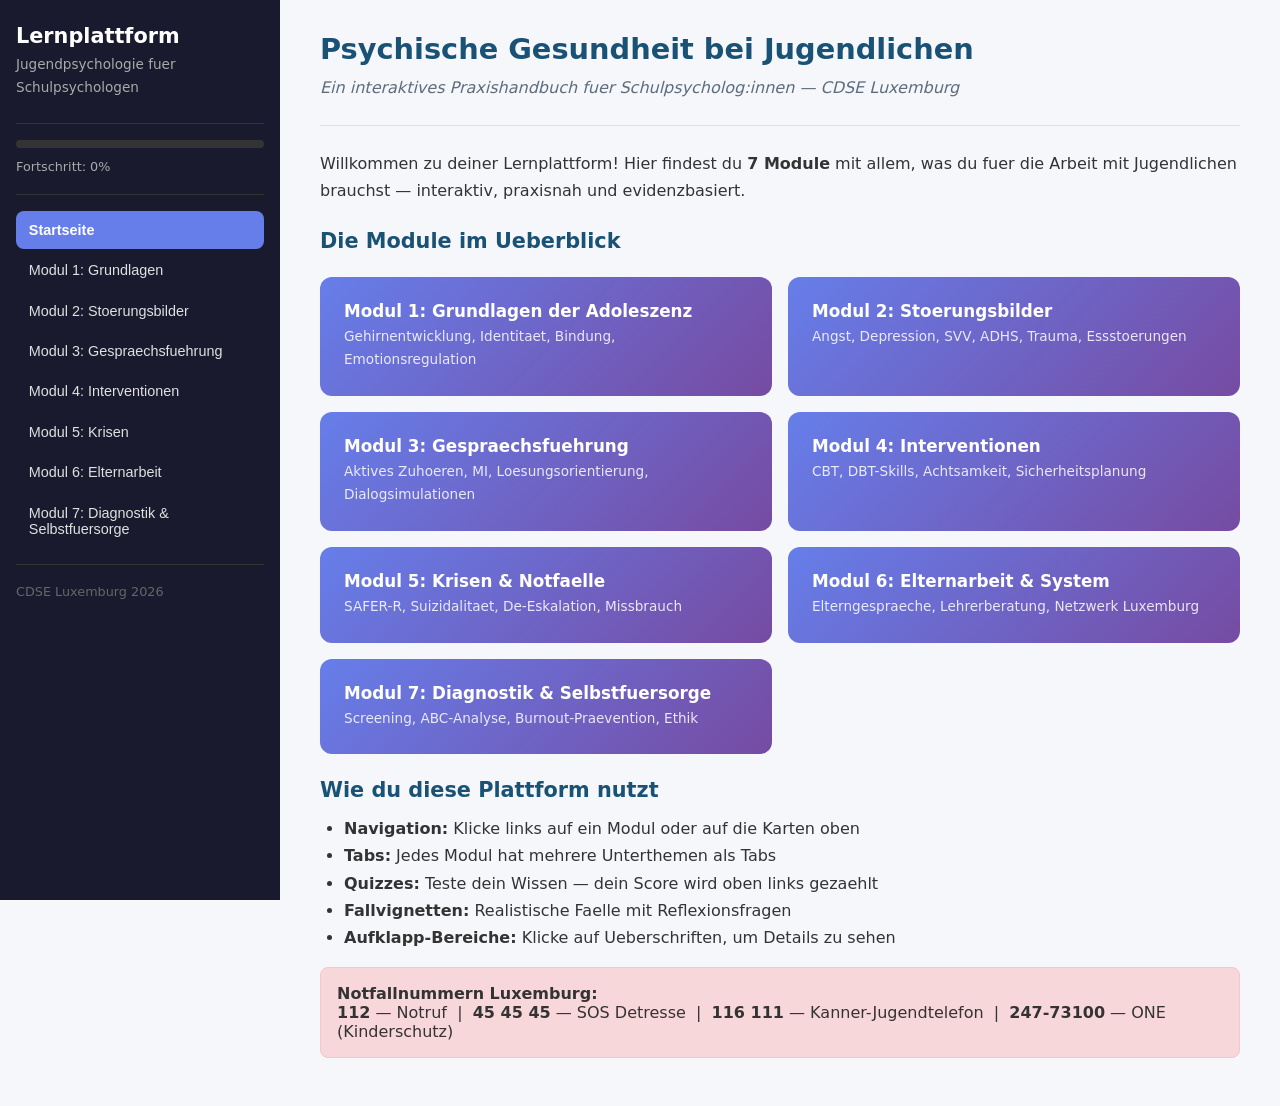
<file: lernplattform/index.html>
<!DOCTYPE html>
<html lang="de">
<head>
<meta charset="UTF-8">
<meta name="viewport" content="width=device-width, initial-scale=1.0">
<title>Lernplattform — Psychische Gesundheit bei Jugendlichen</title>
<style>
:root{--primary:#1a5276;--accent:#667eea;--accent2:#764ba2;--bg:#f5f7fa;--sidebar-bg:#1a1a2e;--sidebar-text:#e0e0e0;--card-bg:#fff;--red:#dc3545;--green:#28a745;--yellow:#ffc107;--blue:#17a2b8;--text:#333;--text-light:#5d6d7e;--radius:8px}
*{margin:0;padding:0;box-sizing:border-box}
body{font-family:'Segoe UI',system-ui,-apple-system,sans-serif;background:var(--bg);color:var(--text);display:flex;min-height:100vh}
/* SIDEBAR */
.sidebar{width:280px;background:var(--sidebar-bg);color:var(--sidebar-text);padding:1.5rem 1rem;position:fixed;top:0;left:0;bottom:0;overflow-y:auto;z-index:100;transition:transform .3s}
.sidebar h2{font-size:1.3rem;margin-bottom:.3rem;color:#fff}
.sidebar .subtitle{font-size:.85rem;color:#aaa;margin-bottom:1.5rem}
.sidebar hr{border:none;border-top:1px solid #333;margin:1rem 0}
.nav-btn{display:block;width:100%;text-align:left;background:none;border:none;color:var(--sidebar-text);padding:.7rem .8rem;border-radius:var(--radius);cursor:pointer;font-size:.9rem;margin-bottom:2px;transition:background .2s}
.nav-btn:hover{background:rgba(255,255,255,.1)}
.nav-btn.active{background:var(--accent);color:#fff;font-weight:600}
.progress-bar{background:#333;border-radius:10px;height:8px;margin:.5rem 0}
.progress-fill{background:linear-gradient(90deg,var(--accent),var(--accent2));height:100%;border-radius:10px;transition:width .5s;width:0%}
.progress-label{font-size:.8rem;color:#aaa}
.quiz-score{font-size:.85rem;color:#ccc;margin-top:.5rem}
/* MAIN */
.main{margin-left:280px;flex:1;padding:2rem 2.5rem;max-width:1100px}
/* TABS */
.tabs{display:flex;flex-wrap:wrap;gap:4px;border-bottom:2px solid #dee2e6;margin:1.5rem 0 1rem;padding-bottom:0}
.tab-btn{padding:.6rem 1.2rem;background:none;border:none;border-bottom:3px solid transparent;cursor:pointer;font-size:.9rem;color:var(--text-light);transition:all .2s;margin-bottom:-2px}
.tab-btn:hover{color:var(--primary)}
.tab-btn.active{color:var(--accent);border-bottom-color:var(--accent);font-weight:600}
.tab-content{display:none}
.tab-content.active{display:block}
/* ACCORDION */
.accordion{margin:.6rem 0}
.acc-header{width:100%;text-align:left;background:#f8f9fa;border:1px solid #dee2e6;border-radius:var(--radius);padding:.8rem 1rem;cursor:pointer;font-size:.95rem;font-weight:500;display:flex;justify-content:space-between;align-items:center;transition:background .2s}
.acc-header:hover{background:#e9ecef}
.acc-header::after{content:'\25BC';font-size:.7rem;transition:transform .3s}
.acc-header.open::after{transform:rotate(180deg)}
.acc-body{display:none;padding:1rem;border:1px solid #dee2e6;border-top:none;border-radius:0 0 var(--radius) var(--radius);background:#fff;line-height:1.7}
.acc-body.open{display:block}
/* BOXES */
.red-flag{background:#f8d7da;border-left:4px solid var(--red);border-radius:4px;padding:1rem;margin:1rem 0}
.red-flag strong:first-child{color:var(--red)}
.green-box{background:#d4edda;border-left:4px solid var(--green);border-radius:4px;padding:1rem;margin:1rem 0}
.green-box strong:first-child{color:var(--green)}
.case-study{background:#fff3cd;border-left:4px solid var(--yellow);border-radius:4px;padding:1rem;margin:1rem 0}
.intervention{background:#d1ecf1;border-left:4px solid var(--blue);border-radius:4px;padding:1rem;margin:1rem 0}
.warning-box{background:#fff3cd;border:1px solid #ffeeba;border-radius:var(--radius);padding:1rem;margin:1rem 0}
.error-box{background:#f8d7da;border:1px solid #f5c6cb;border-radius:var(--radius);padding:1rem;margin:1rem 0}
.info-box{background:#d1ecf1;border:1px solid #bee5eb;border-radius:var(--radius);padding:1rem;margin:1rem 0}
/* QUIZ */
.quiz{background:var(--card-bg);border:1px solid #dee2e6;border-radius:var(--radius);padding:1.2rem;margin:1.5rem 0}
.quiz-question{font-weight:600;margin-bottom:.8rem;font-size:1rem}
.quiz-options{list-style:none;margin-bottom:1rem}
.quiz-options li{margin:.4rem 0}
.quiz-options label{cursor:pointer;display:flex;align-items:flex-start;gap:.5rem;padding:.4rem .5rem;border-radius:4px;transition:background .2s}
.quiz-options label:hover{background:#f0f0f0}
.quiz-options input[type=radio]{margin-top:4px;accent-color:var(--accent)}
.quiz-check{background:var(--accent);color:#fff;border:none;padding:.5rem 1.5rem;border-radius:var(--radius);cursor:pointer;font-size:.9rem;transition:background .2s}
.quiz-check:hover{background:var(--accent2)}
.quiz-result{padding:.8rem 1rem;border-radius:var(--radius);margin-top:.8rem;display:none;line-height:1.6}
.quiz-correct{background:#d4edda;border:1px solid #c3e6cb}
.quiz-wrong{background:#f8d7da;border:1px solid #f5c6cb}
/* COLUMNS */
.cols{display:grid;grid-template-columns:1fr 1fr;gap:1.5rem;margin:1rem 0}
.cols-3{display:grid;grid-template-columns:1fr 1fr 1fr;gap:1rem;margin:1rem 0}
/* DIALOG */
.dialog-line{margin:.6rem 0;padding:.5rem .8rem;border-radius:var(--radius);line-height:1.6}
.dialog-speaker{font-weight:600;margin-right:.3rem}
.dialog-good{background:#d4edda;border-left:3px solid var(--green)}
.dialog-bad{background:#f8d7da;border-left:3px solid var(--red)}
.dialog-neutral{background:#e9ecef}
/* TABLE */
table{width:100%;border-collapse:collapse;margin:1rem 0;font-size:.9rem}
th,td{border:1px solid #dee2e6;padding:.6rem .8rem;text-align:left}
th{background:#f8f9fa;font-weight:600}
/* MISC */
h2{color:var(--primary);font-size:1.8rem;margin-bottom:.5rem}
h3{color:var(--primary);margin:1.5rem 0 .8rem;font-size:1.3rem}
h4{margin:1rem 0 .5rem;font-size:1.1rem}
p,li{line-height:1.7}
ul,ol{margin:.5rem 0 .5rem 1.5rem}
strong{font-weight:600}
em{font-style:italic;color:var(--text-light)}
hr{border:none;border-top:1px solid #dee2e6;margin:1.5rem 0}
a{color:var(--accent)}
.module-cards{display:grid;grid-template-columns:1fr 1fr;gap:1rem;margin:1.5rem 0}
.module-card{background:linear-gradient(135deg,var(--accent),var(--accent2));border-radius:12px;padding:1.5rem;color:#fff;cursor:pointer;transition:transform .2s,box-shadow .2s}
.module-card:hover{transform:translateY(-3px);box-shadow:0 8px 25px rgba(0,0,0,.15)}
.module-card h4{color:#fff;margin:0 0 .3rem;font-size:1.05rem}
.module-card p{color:rgba(255,255,255,.85);font-size:.85rem;margin:0}
/* MOBILE */
.menu-toggle{display:none;position:fixed;top:1rem;left:1rem;z-index:200;background:var(--accent);color:#fff;border:none;border-radius:var(--radius);padding:.5rem .8rem;font-size:1.2rem;cursor:pointer}
@media(max-width:900px){
.sidebar{transform:translateX(-100%)}
.sidebar.open{transform:translateX(0)}
.main{margin-left:0;padding:1rem}
.menu-toggle{display:block}
.cols,.cols-3{grid-template-columns:1fr}
.module-cards{grid-template-columns:1fr}
.tabs{gap:2px}
.tab-btn{padding:.5rem .7rem;font-size:.8rem}
}
</style>
</head>
<body>
<button class="menu-toggle" onclick="document.querySelector('.sidebar').classList.toggle('open')">&#9776;</button>

<nav class="sidebar" id="sidebar">
  <h2>Lernplattform</h2>
  <p class="subtitle">Jugendpsychologie fuer Schulpsychologen</p>
  <hr>
  <div class="progress-bar"><div class="progress-fill" id="progressFill"></div></div>
  <p class="progress-label">Fortschritt: <span id="progressPct">0</span>%</p>
  <p class="quiz-score" id="quizScoreDisplay"></p>
  <hr>
  <button class="nav-btn active" onclick="showModule('home',this)">Startseite</button>
  <button class="nav-btn" onclick="showModule('m1',this)">Modul 1: Grundlagen</button>
  <button class="nav-btn" onclick="showModule('m2',this)">Modul 2: Stoerungsbilder</button>
  <button class="nav-btn" onclick="showModule('m3',this)">Modul 3: Gespraechsfuehrung</button>
  <button class="nav-btn" onclick="showModule('m4',this)">Modul 4: Interventionen</button>
  <button class="nav-btn" onclick="showModule('m5',this)">Modul 5: Krisen</button>
  <button class="nav-btn" onclick="showModule('m6',this)">Modul 6: Elternarbeit</button>
  <button class="nav-btn" onclick="showModule('m7',this)">Modul 7: Diagnostik &amp; Selbstfuersorge</button>
  <hr>
  <p style="font-size:.8rem;color:#666">CDSE Luxemburg 2026</p>
</nav>

<div class="main" id="mainContent">

<!-- ╔══════════════════════════════════════════╗ -->
<!-- ║           STARTSEITE                      ║ -->
<!-- ╚══════════════════════════════════════════╝ -->
<div id="mod-home" class="module active">
<h2>Psychische Gesundheit bei Jugendlichen</h2>
<p><em>Ein interaktives Praxishandbuch fuer Schulpsycholog:innen — CDSE Luxemburg</em></p>
<hr>
<p>Willkommen zu deiner Lernplattform! Hier findest du <strong>7 Module</strong> mit allem, was du fuer die Arbeit mit Jugendlichen brauchst — interaktiv, praxisnah und evidenzbasiert.</p>

<h3>Die Module im Ueberblick</h3>
<div class="module-cards">
  <div class="module-card" onclick="showModule('m1',document.querySelectorAll('.nav-btn')[1])"><h4>Modul 1: Grundlagen der Adoleszenz</h4><p>Gehirnentwicklung, Identitaet, Bindung, Emotionsregulation</p></div>
  <div class="module-card" onclick="showModule('m2',document.querySelectorAll('.nav-btn')[2])"><h4>Modul 2: Stoerungsbilder</h4><p>Angst, Depression, SVV, ADHS, Trauma, Essstoerungen</p></div>
  <div class="module-card" onclick="showModule('m3',document.querySelectorAll('.nav-btn')[3])"><h4>Modul 3: Gespraechsfuehrung</h4><p>Aktives Zuhoeren, MI, Loesungsorientierung, Dialogsimulationen</p></div>
  <div class="module-card" onclick="showModule('m4',document.querySelectorAll('.nav-btn')[4])"><h4>Modul 4: Interventionen</h4><p>CBT, DBT-Skills, Achtsamkeit, Sicherheitsplanung</p></div>
  <div class="module-card" onclick="showModule('m5',document.querySelectorAll('.nav-btn')[5])"><h4>Modul 5: Krisen &amp; Notfaelle</h4><p>SAFER-R, Suizidalitaet, De-Eskalation, Missbrauch</p></div>
  <div class="module-card" onclick="showModule('m6',document.querySelectorAll('.nav-btn')[6])"><h4>Modul 6: Elternarbeit &amp; System</h4><p>Elterngespraeche, Lehrerberatung, Netzwerk Luxemburg</p></div>
  <div class="module-card" onclick="showModule('m7',document.querySelectorAll('.nav-btn')[7])"><h4>Modul 7: Diagnostik &amp; Selbstfuersorge</h4><p>Screening, ABC-Analyse, Burnout-Praevention, Ethik</p></div>
</div>

<h3>Wie du diese Plattform nutzt</h3>
<ul>
  <li><strong>Navigation:</strong> Klicke links auf ein Modul oder auf die Karten oben</li>
  <li><strong>Tabs:</strong> Jedes Modul hat mehrere Unterthemen als Tabs</li>
  <li><strong>Quizzes:</strong> Teste dein Wissen — dein Score wird oben links gezaehlt</li>
  <li><strong>Fallvignetten:</strong> Realistische Faelle mit Reflexionsfragen</li>
  <li><strong>Aufklapp-Bereiche:</strong> Klicke auf Ueberschriften, um Details zu sehen</li>
</ul>

<div class="error-box"><strong>Notfallnummern Luxemburg:</strong><br>
<strong>112</strong> — Notruf &nbsp;|&nbsp; <strong>45 45 45</strong> — SOS Detresse &nbsp;|&nbsp; <strong>116 111</strong> — Kanner-Jugendtelefon &nbsp;|&nbsp; <strong>247-73100</strong> — ONE (Kinderschutz)</div>
</div>

<!-- ╔══════════════════════════════════════════╗ -->
<!-- ║           MODUL 1                         ║ -->
<!-- ╚══════════════════════════════════════════╝ -->
<div id="mod-m1" class="module">
<h2>Modul 1: Grundlagen der Adoleszenz</h2>
<p><em>Verstehe, warum Jugendliche so handeln, wie sie handeln — und was das fuer deine Arbeit bedeutet.</em></p>

<div class="tabs">
  <button class="tab-btn active" onclick="showTab(this,'m1-t1')">Gehirnentwicklung</button>
  <button class="tab-btn" onclick="showTab(this,'m1-t2')">Entwicklungsaufgaben</button>
  <button class="tab-btn" onclick="showTab(this,'m1-t3')">Bindung</button>
  <button class="tab-btn" onclick="showTab(this,'m1-t4')">Normal vs. Auffaellig</button>
  <button class="tab-btn" onclick="showTab(this,'m1-t5')">Emotionsregulation</button>
</div>

<!-- TAB 1: GEHIRN -->
<div id="m1-t1" class="tab-content active">
<h3>Das Jugendgehirn: Eine Baustelle</h3>
<p>Das Gehirn von Jugendlichen ist <strong>nicht einfach ein kleines Erwachsenengehirn</strong>. Es befindet sich in einem massiven Umbau, der bis etwa zum <strong>25. Lebensjahr</strong> andauert. Die Hirnentwicklung folgt dabei einem <strong>posterior-zu-anterior Gradienten</strong>: Sensorische und motorische Areale reifen zuerst, der praefrontale Kortex zuletzt <em>(Gogtay et al., 2004, PNAS)</em>.</p>

<h4>Das Dual-Systems-Modell <em>(Steinberg, 2008; Casey, 2015)</em></h4>
<div class="cols">
<div>
<strong>Limbisches System (Gaspedal)</strong>
<ul>
<li><strong>Amygdala:</strong> Alarmanlage — reagiert bei Jugendlichen bis zu <strong>2x staerker</strong> auf emotionale Gesichter als bei Erwachsenen <em>(Hare et al., 2008, Biological Psychiatry)</em></li>
<li><strong>Nucleus Accumbens:</strong> Belohnungszentrum — zeigt bei Jugendlichen eine <strong>3-4x staerkere Aktivierung</strong> bei Belohnungserwartung <em>(Galvan et al., 2006, J Neuroscience)</em></li>
<li><strong>Ventral Striatum:</strong> Peak-Aktivitaet zwischen 13-17 Jahren</li>
<li>Bereits voll entwickelt in der Pubertaet</li>
<li>Steuert: Emotionen, Impulse, Belohnungssuche</li>
</ul>
</div>
<div>
<strong>Praefrontaler Kortex (Bremse)</strong>
<ul>
<li><strong>Dorsolateraler PFC:</strong> Arbeitsgedaechtnis, Planung — reift bis ca. 25 Jahre</li>
<li><strong>Ventromedialer PFC:</strong> Emotionsregulation, Entscheidungsfindung</li>
<li><strong>Orbitofrontaler Kortex:</strong> Belohnungsbewertung, Impulskontrolle</li>
<li>Myelinisierung (Isolierung der Nervenfasern) dauert bis Mitte 20</li>
<li>Unter Stress faellt er als erstes aus (<strong>PFC-Deaktivierung bei Cortisol-Anstieg</strong>)</li>
</ul>
</div>
</div>

<h4>Weitere neurobiologische Schluesselprozesse</h4>
<ul>
<li><strong>Synaptisches Pruning:</strong> 40% der synaptischen Verbindungen werden in der Adoleszenz abgebaut — "Use it or lose it" <em>(Petanjek et al., 2011, PNAS)</em></li>
<li><strong>Myelinisierung:</strong> Nervenfasern werden mit einer Fettschicht isoliert → Signalgeschwindigkeit steigt um das <strong>100-fache</strong>. Dieser Prozess dauert im PFC bis Mitte 20.</li>
<li><strong>Dopamin-Reorganisation:</strong> Baseline-Dopaminspiegel SINKT um ca. 30%, Empfindlichkeit fuer Belohnungsreize STEIGT — erklaert Langeweile UND Risikosuche <em>(Wahlstrom et al., 2010)</em></li>
<li><strong>HPA-Achse:</strong> Stressreaktivitaet ist in der Pubertaet erhoehen — Cortisol-Ausschuettung ist staerker und dauert laenger als bei Erwachsenen <em>(Romeo, 2013)</em></li>
</ul>

<div class="warning-box"><strong>Kerneinsicht:</strong> Jugendliche haben ein voll funktionsfaehiges Gaspedal, aber eine noch unreife Bremse. Das ist keine Charakterschwaeche — das ist Neurobiologie. <em>Daniel Siegel (2013)</em> nennt diese Phase "Brainstorm" — eine Zeit enormer Kreativitaet und Verletzlichkeit zugleich.</div>

<h4>Wie zeigt sich das im Schulalltag?</h4>

<div class="accordion">
<button class="acc-header" onclick="toggleAcc(this)">Impulsive Ausbrueche im Unterricht</button>
<div class="acc-body">
<p><strong>Was du siehst:</strong> Ein 14-Jaehriger ruft rein, wirft Sachen, reagiert uebertrieben auf Kritik.</p>
<p><strong>Was dahinter steckt:</strong> Der praefrontale Kortex (Impulskontrolle) ist noch nicht ausgereift. Unter Stress faellt die ohnehin schwache Bremse komplett aus. Die Amygdala uebernimmt — Kampf- oder Fluchtreaktion.</p>
<p><strong>Was du tun kannst:</strong></p>
<ul>
<li>Nicht in der akuten Situation diskutieren (PFC offline)</li>
<li>Erst beruhigen lassen (mind. 20 Min fuer Adrenalinabbau)</li>
<li>Spaeter reflektieren: "Was ist passiert? Was haette dir geholfen?"</li>
<li>Psychoedukation: Erklaere dem Jugendlichen sein eigenes Gehirn</li>
</ul>
</div>
</div>

<div class="accordion">
<button class="acc-header" onclick="toggleAcc(this)">Risikofreudiges Verhalten</button>
<div class="acc-body">
<p><strong>Was du siehst:</strong> Mutproben, Substanzkonsum, gefaehrliche TikTok-Challenges, ungeschuetzter Sex.</p>
<p><strong>Was dahinter steckt:</strong> Der Baseline-Dopaminspiegel SINKT, aber die Empfindlichkeit fuer Belohnung STEIGT. Jugendliche brauchen intensivere Reize, um sich "normal" zu fuehlen.</p>
<p><strong>Was du tun kannst:</strong></p>
<ul>
<li>Nicht moralisieren ("Du weisst doch, dass das gefaehrlich ist" — ja, wissen sie, aber fuehlen es nicht)</li>
<li>Gesundes Risiko anbieten: Sport, Klettern, Theater, Wettbewerbe</li>
<li>Harm Reduction statt Abstinenzforderung</li>
</ul>
</div>
</div>

<div class="accordion">
<button class="acc-header" onclick="toggleAcc(this)">Emotionale Ueberreaktionen</button>
<div class="acc-body">
<p><strong>Was du siehst:</strong> Traenen wegen einer schlechten Note, Wutausbruch wegen eines Kommentars, "Ich hasse dich!" an die Eltern.</p>
<p><strong>Was dahinter steckt:</strong> Die Amygdala ist hyperaktiv, waehrend der PFC noch reift. Jugendliche FUEHLEN Emotionen intensiver als Erwachsene und koennen sie schlechter regulieren.</p>
<p><strong>Was du tun kannst:</strong></p>
<ul>
<li>Gefuehle validieren, nicht kleinreden ("Das klingt wirklich frustrierend")</li>
<li>Emotionsregulationsstrategien vermitteln (siehe Modul 4)</li>
<li>Normalisieren: "Dein Gehirn reagiert gerade sehr stark. Das ist normal."</li>
</ul>
</div>
</div>

<div class="accordion">
<button class="acc-header" onclick="toggleAcc(this)">Schlafprobleme und Muedigkeit</button>
<div class="acc-body">
<p><strong>Was du siehst:</strong> Schlaeft im Unterricht, kommt zu spaet, kann sich morgens nicht konzentrieren.</p>
<p><strong>Was dahinter steckt:</strong> Die innere Uhr verschiebt sich in der Pubertaet um 1-3 Stunden nach hinten. Melatonin wird spaeter ausgeschuettet. Jugendliche sind biologisch "Nachteulen".</p>
<p><strong>Was du tun kannst:</strong></p>
<ul>
<li>Schlafhygiene besprechen (kein Handy 1h vor dem Schlaf)</li>
<li>Nicht pathologisieren — der spaete Rhythmus ist biologisch NORMAL</li>
<li>Bei chronischer Muedigkeit: Depression ausschliessen</li>
</ul>
</div>
</div>

<hr>
<div class="quiz" id="quiz_m1q1">
<p class="quiz-question">Warum reagieren Jugendliche oft impulsiver als Erwachsene?</p>
<ul class="quiz-options">
<li><label><input type="radio" name="m1q1" value="0"> Weil sie respektlos sind und keine Grenzen kennen</label></li>
<li><label><input type="radio" name="m1q1" value="1"> Weil der praefrontale Kortex noch nicht ausgereift ist und die Amygdala dominiert</label></li>
<li><label><input type="radio" name="m1q1" value="2"> Weil sie zu viel Zucker essen</label></li>
<li><label><input type="radio" name="m1q1" value="3"> Weil sie absichtlich provozieren wollen</label></li>
</ul>
<button class="quiz-check" onclick="checkQuiz('m1q1',1,'Der praefrontale Kortex (Impulskontrolle, Planung, Konsequenzdenken) reift als letztes Hirnareal — erst mit ca. 25 Jahren. In der Zwischenzeit dominiert das limbische System.')">Antwort pruefen</button>
<div class="quiz-result" id="result_m1q1"></div>
</div>

<div class="quiz" id="quiz_m1q2">
<p class="quiz-question">Was passiert mit dem Dopaminsystem in der Adoleszenz?</p>
<ul class="quiz-options">
<li><label><input type="radio" name="m1q2" value="0"> Es schaltet sich komplett ab</label></li>
<li><label><input type="radio" name="m1q2" value="1"> Der Baseline-Spiegel sinkt, aber die Belohnungsempfindlichkeit steigt</label></li>
<li><label><input type="radio" name="m1q2" value="2"> Es wird weniger empfindlich fuer alle Reize</label></li>
<li><label><input type="radio" name="m1q2" value="3"> Es veraendert sich nicht wesentlich</label></li>
</ul>
<button class="quiz-check" onclick="checkQuiz('m1q2',1,'Jugendliche haben einen niedrigeren Baseline-Dopaminspiegel (fuehlen sich oefter gelangweilt), reagieren aber STAERKER auf Belohnungsreize. Das erklaert die Suche nach intensiven Erlebnissen.')">Antwort pruefen</button>
<div class="quiz-result" id="result_m1q2"></div>
</div>
</div>

<!-- TAB 2: ENTWICKLUNGSAUFGABEN -->
<div id="m1-t2" class="tab-content">
<h3>Entwicklungsaufgaben der Adoleszenz</h3>

<h4>Havighurst: 8 Entwicklungsaufgaben <em>(1972)</em></h4>
<ol>
<li>Neue und reifere Beziehungen zu Altersgenoss:innen aufbauen</li>
<li>Maennliche/weibliche/diverse soziale Rolle uebernehmen</li>
<li>Eigenen Koerper akzeptieren und nutzen</li>
<li>Emotionale Unabhaengigkeit von Eltern</li>
<li>Berufswahl vorbereiten</li>
<li>Ehe/Partnerschaft und Familienleben vorbereiten</li>
<li>Sozial verantwortliches Verhalten</li>
<li>Werte und ethisches System entwickeln</li>
</ol>

<h4>Erikson: Identitaet vs. Rollendiffusion <em>(1968, 5. Stufe)</em></h4>
<p>Die <strong>zentrale Aufgabe</strong> der Adoleszenz ist die Identitaetsfindung: <em>Wer bin ich? Wer will ich sein?</em> Erikson beschreibt ein <strong>psychosoziales Moratorium</strong> — eine gesellschaftlich erlaubte Experimentierphase.</p>
<div class="cols">
<div>
<ul>
<li><strong>Berufliche Identitaet:</strong> Was will ich werden?</li>
<li><strong>Sexuelle/romantische Identitaet:</strong> Wen liebe ich?</li>
<li><strong>Weltanschauung:</strong> Woran glaube ich?</li>
</ul>
</div>
<div>
<ul>
<li><strong>Soziale Identitaet:</strong> Zu wem gehoere ich?</li>
<li><strong>Koerperliche Identitaet:</strong> Wie stehe ich zu meinem Koerper?</li>
<li><strong>Werte-Identitaet:</strong> Was ist mir wichtig?</li>
</ul>
</div>
</div>

<h4>Marcia: 4 Identitaetsstatus <em>(1966, 1980)</em></h4>
<p>Zwei Dimensionen: <strong>Exploration</strong> (aktives Suchen) und <strong>Commitment</strong> (Festlegung).</p>

<div class="accordion">
<button class="acc-header" onclick="toggleAcc(this)">1. Diffuse Identitaet — 'Mir ist alles egal'</button>
<div class="acc-body">
<p><strong>Was es ist:</strong> Keine aktive Suche, keine Festlegung.</p>
<p><strong>Im Schulalltag:</strong> "Weiss nicht" als Standardantwort, kein Interesse an Berufsorientierung, wechselt Freundesgruppen staendig, wirkt orientierungslos.</p>
<p><strong>Was der/die Jugendliche braucht:</strong> Geduldige Exploration ohne Druck, Erfahrungsraeume (Praktika, Projekte), Frage: "Was hat dich als Kind begeistert?"</p>
</div>
</div>

<div class="accordion">
<button class="acc-header" onclick="toggleAcc(this)">2. Uebernommene Identitaet — 'Ich werde Arzt, wie Papa'</button>
<div class="acc-body">
<p><strong>Was es ist:</strong> Festlegung OHNE eigene Exploration. Werte der Eltern uebernommen, ohne zu hinterfragen.</p>
<p><strong>Im Schulalltag:</strong> Sehr bestimmte Zukunftsplaene ohne eigene Begeisterung, Angst vor Abweichung, wenig Flexibilitaet im Denken.</p>
<p><strong>Was der/die Jugendliche braucht:</strong> Behutsames Hinterfragen ("Wie waere es, wenn du was anderes waehlen koenntest?"), NICHT Ueberzeugungen angreifen, Kontakt mit verschiedenen Lebensentwuerfen.</p>
</div>
</div>

<div class="accordion">
<button class="acc-header" onclick="toggleAcc(this)">3. Moratorium — 'Ich suche noch'</button>
<div class="acc-body">
<p><strong>Was es ist:</strong> Aktive Suche, aber noch keine Entscheidung. GESUND und WUENSCHENSWERT.</p>
<p><strong>Im Schulalltag:</strong> Probiert verschiedene Stile/Gruppen/Interessen aus, kann verunsichert wirken, hinterfragt Autoritaeten, wechselt Meinungen.</p>
<p><strong>Was der/die Jugendliche braucht:</strong> Geduld und Raum, Ermutigung: "Es ist gut, dass du nachdenkst", keine Fixierung auf schnelle Entscheidungen.</p>
</div>
</div>

<div class="accordion">
<button class="acc-header" onclick="toggleAcc(this)">4. Erarbeitete Identitaet — 'Ich weiss, wer ich bin'</button>
<div class="acc-body">
<p><strong>Was es ist:</strong> Nach aktiver Auseinandersetzung eigene Werte und Plaene entwickelt. Flexibel, aber gefestigt.</p>
<p><strong>Im Schulalltag:</strong> Selbstbewusst, kann eigene Meinung vertreten UND andere Perspektiven tolerieren, stabile Freundschaften, kann mit Misserfolgen umgehen.</p>
<p><strong>Hinweis:</strong> Nicht jeder erreicht diesen Status in allen Bereichen. Identitaetsentwicklung ist ein lebenslanger Prozess.</p>
</div>
</div>

<hr>
<div class="case-study">
<strong>Fallvignette: Lara (16) — Identitaetskrise</strong><br><br>
Lara war immer eine Musterschuelerin. Seit einigen Monaten faerbt sie sich die Haare bunt, hoert andere Musik, hat neue Freunde und ihre Noten sind abgesackt. Die Eltern sind besorgt und sehen das als "Rebellion". In der Beratung sagt Lara: "Ich weiss gar nicht, wer ich wirklich bin. Alles war immer schon fuer mich entschieden."
</div>
<div class="accordion">
<button class="acc-header" onclick="toggleAcc(this)">Welchen Identitaetsstatus hatte Lara vorher?</button>
<div class="acc-body"><p><strong>Uebernommene Identitaet (Foreclosed)</strong> — Sie hat die Werte und Plaene der Eltern uebernommen, ohne eigene Exploration. Jetzt bewegt sie sich ins Moratorium.</p></div>
</div>
<div class="accordion">
<button class="acc-header" onclick="toggleAcc(this)">Ist Laras Verhalten besorgniserregend?</button>
<div class="acc-body"><p><strong>Grundsaetzlich NEIN.</strong> Lara zeigt gesundes Explorationsverhalten. Das ist entwicklungspsychologisch wuenschenswert. Besorgniserregend waere es, wenn: Substanzkonsum dazukommt, sie sich selbst verletzt, die Stimmung dauerhaft depressiv ist, oder sie sich komplett isoliert.</p></div>
</div>

<div class="quiz">
<p class="quiz-question">Welcher Identitaetsstatus ist entwicklungspsychologisch am gesuendesten fuer einen 16-Jaehrigen?</p>
<ul class="quiz-options">
<li><label><input type="radio" name="m1q3" value="0"> Erarbeitete Identitaet — je frueher, desto besser</label></li>
<li><label><input type="radio" name="m1q3" value="1"> Uebernommene Identitaet — Stabilitaet ist wichtig</label></li>
<li><label><input type="radio" name="m1q3" value="2"> Moratorium — aktive Suche ist der gesunde Weg zur Identitaet</label></li>
<li><label><input type="radio" name="m1q3" value="3"> Diffuse Identitaet — Jugendliche sollten sich nicht stressen</label></li>
</ul>
<button class="quiz-check" onclick="checkQuiz('m1q3',2,'Das Moratorium (aktive Exploration) ist der gesunde und erwuenschte Prozess. Man MUSS verschiedene Optionen ausprobieren, um zu einer echten eigenen Identitaet zu gelangen.')">Antwort pruefen</button>
<div class="quiz-result" id="result_m1q3"></div>
</div>
</div>

<!-- TAB 3: BINDUNG -->
<div id="m1-t3" class="tab-content">
<h3>Bindung im Jugendalter</h3>
<p>Die Bindungstheorie <em>(Bowlby, 1969; Ainsworth, 1978)</em> erklaert, wie fruehe Beziehungserfahrungen das Verhalten in der Beratung beeinflussen. Im Jugendalter findet eine <strong>Bindungstransformation</strong> statt: Die primaere Bindungsfigur verschiebt sich von den Eltern zu Peers und romantischen Partner:innen <em>(Allen &amp; Land, 1999)</em>. Innere Arbeitsmodelle ("internal working models") bleiben jedoch stabil, sofern keine korrigierenden Erfahrungen stattfinden.</p>

<div class="accordion">
<button class="acc-header" onclick="toggleAcc(this)">Sicher gebunden (55-65%) — 'Ich kann dir vertrauen'</button>
<div class="acc-body">
<p><strong>In der Beratung:</strong> Offen, kooperativ, kann ueber Gefuehle sprechen, sucht aktiv Hilfe.</p>
<p><strong>Braucht:</strong> "Normales" therapeutisches Arbeiten funktioniert gut. Empathie, aktives Zuhoeren.</p>
</div>
</div>

<div class="accordion">
<button class="acc-header" onclick="toggleAcc(this)">Unsicher-vermeidend (20-25%) — 'Ich brauche niemanden'</button>
<div class="acc-body">
<p><strong>In der Beratung:</strong> Distanziert, "cool", redet ueber Fakten statt Gefuehle. "Mir geht es gut." Bricht Beratung frueh ab.</p>
<p><strong>Dahinter:</strong> Fruehe Erfahrung: "Wenn ich Naehe zeige, werde ich abgewiesen."</p>
<p><strong>Braucht:</strong> Geduld, KEINEN Druck sich zu oeffnen, Respekt fuer die Distanz, ueber "sichere Themen" Beziehung aufbauen (Hobbys, Gaming).</p>
<div class="red-flag"><strong>Haeufige Fehler:</strong> Zu frueh nach Gefuehlen fragen, Distanz als "Widerstand" bewerten, aufgeben weil "er ja nicht will".</div>
</div>
</div>

<div class="accordion">
<button class="acc-header" onclick="toggleAcc(this)">Unsicher-ambivalent (10-15%) — 'Geh weg! Nein, bleib!'</button>
<div class="acc-body">
<p><strong>In der Beratung:</strong> Klammert sich an, dann stoesst ab. Testet staendig die Beziehung. Zwischen Sitzungen viele Nachrichten. Reagiert extrem auf Terminaenderungen.</p>
<p><strong>Dahinter:</strong> "Manchmal bist du da, manchmal nicht."</p>
<p><strong>Braucht:</strong> Zuverlaessigkeit und Vorhersagbarkeit (feste Termine, klare Regeln). Thematisieren: "Ich merke, du machst dir Sorgen, ob ich da bin. Ich bin da."</p>
</div>
</div>

<div class="accordion">
<button class="acc-header" onclick="toggleAcc(this)">Desorganisiert (5-10%) — 'Ich brauche dich, aber du machst mir Angst'</button>
<div class="acc-body">
<p><strong>In der Beratung:</strong> Widerspruechliches Verhalten, dissoziative Episoden, kann aggressiv werden wenn Naehe entsteht. Oft: Traumahintergrund.</p>
<p><strong>Dahinter:</strong> Die Bezugsperson war gleichzeitig Quelle von Trost UND Angst.</p>
<p><strong>Braucht:</strong> Maximale Vorhersagbarkeit, traumasensibles Arbeiten, keine Ueberraschungen, langsamer Beziehungsaufbau. Eventuell Weiterleitung an Traumatherapeut:in.</p>
</div>
</div>

<div class="info-box"><strong>Zentrale Erkenntnis:</strong> Du als Berater:in kannst eine <strong>korrigierende Beziehungserfahrung</strong> bieten — "Es gibt jemanden, der zuverlaessig, wertschaetzend und praesent ist." Das ist oft wirkungsvoller als jede Technik.</div>

<hr>
<div class="quiz">
<p class="quiz-question">Eine Schuelerin schickt dir zwischen den Sitzungen viele Nachrichten, klammert sich an dich, reagiert extrem wenn du einen Termin verschiebst. Welcher Bindungsstil?</p>
<ul class="quiz-options">
<li><label><input type="radio" name="m1q4" value="0"> Sicher</label></li>
<li><label><input type="radio" name="m1q4" value="1"> Unsicher-vermeidend</label></li>
<li><label><input type="radio" name="m1q4" value="2"> Unsicher-ambivalent</label></li>
<li><label><input type="radio" name="m1q4" value="3"> Desorganisiert</label></li>
</ul>
<button class="quiz-check" onclick="checkQuiz('m1q4',2,'Typisch unsicher-ambivalent: Intensive Bindungssuche bei gleichzeitigem Misstrauen gegenueber der Zuverlaessigkeit. Feste Termine und klare Grenzen geben Sicherheit.')">Antwort pruefen</button>
<div class="quiz-result" id="result_m1q4"></div>
</div>
</div>

<!-- TAB 4: NORMAL VS AUFFAELLIG -->
<div id="m1-t4" class="tab-content">
<h3>Ist das noch normal? — Die zentrale Frage</h3>
<p>Die Unterscheidung zwischen normaler Entwicklung und psychischer Auffaelligkeit ist die <strong>Kernkompetenz</strong> in der Schulpsychologie. Orientiere dich an den <strong>ICD-11/DSM-5-Kriterien</strong> fuer klinische Signifikanz: Leidensdruck, Funktionsbeeintraechtigung, Dauer und Intensitaet.</p>

<h4>Vergleich: Normal vs. Warnsignal</h4>

<p><strong>Stimmungsschwankungen</strong></p>
<div class="cols">
<div class="green-box"><strong>Normal:</strong> Wechselnde Stimmung innerhalb eines Tages, reagiert auf konkrete Ausloeser, kann sich wieder regulieren, hat auch gute Phasen</div>
<div class="red-flag"><strong>Warnsignal:</strong> Anhaltend gedrueckte Stimmung ueber 2+ Wochen, kein erkennbarer Ausloeser, Interessenverlust, Hoffnungslosigkeit</div>
</div>

<p><strong>Sozialer Rueckzug</strong></p>
<div class="cols">
<div class="green-box"><strong>Normal:</strong> Zieht sich phasenweise zurueck, hat aber Freunde, sucht Privatsphaere, ist in der Peer-Group aktiv</div>
<div class="red-flag"><strong>Warnsignal:</strong> Vollstaendiger Rueckzug ueber Wochen, verliert Freundschaften, meidet alle Kontakte</div>
</div>

<p><strong>Risikoverhalten</strong></p>
<div class="cols">
<div class="green-box"><strong>Normal:</strong> Experimentiert gelegentlich, Mutproben mit Peers, testet Grenzen, kann Risiken einschaetzen</div>
<div class="red-flag"><strong>Warnsignal:</strong> Regelmaessiger Substanzkonsum, selbstverletzendes Verhalten, wiederholt gefaehrliche Aktionen</div>
</div>

<p><strong>Schulische Veraenderungen</strong></p>
<div class="cols">
<div class="green-box"><strong>Normal:</strong> Leichter Notenrueckgang, weniger Motivation in bestimmten Faechern, andere Prioritaeten</div>
<div class="red-flag"><strong>Warnsignal:</strong> Dramatischer Leistungseinbruch, Schulverweigerung, kann sich nicht mehr konzentrieren</div>
</div>

<h4>Entscheidungshilfe: Wann intervenieren?</h4>
<p>Frage dich bei jedem Verhalten diese <strong>4 Fragen</strong>:</p>
<ol>
<li><strong>Dauer:</strong> Wie lange geht das schon? (&gt; 2 Wochen = aufmerksam werden)</li>
<li><strong>Intensitaet:</strong> Wie stark ist die Belastung? (beeintraechtigt Alltag?)</li>
<li><strong>Funktionalitaet:</strong> Kann der/die Jugendliche noch am normalen Leben teilnehmen?</li>
<li><strong>Leidensdruck:</strong> Leidet der/die Jugendliche selbst darunter?</li>
</ol>
<p>Wenn 2 oder mehr Fragen mit "Ja, das ist bedenklich" beantwortet werden: <strong>aktiv werden</strong>.</p>

<hr>
<div class="quiz">
<p class="quiz-question">Ein 16-Jaehriger hat seit 4 Wochen Leistungseinbruch, zieht sich zurueck, schlaeft im Unterricht, hat aufgehoert Fussball zu spielen, und sagt 'Alles ist sinnlos'. Was tust du?</p>
<ul class="quiz-options">
<li><label><input type="radio" name="m1q5" value="0"> Abwarten, das ist normale Pubertaet</label></li>
<li><label><input type="radio" name="m1q5" value="1"> Den Eltern Bescheid geben, dass er faul geworden ist</label></li>
<li><label><input type="radio" name="m1q5" value="2"> Aktiv werden: Dauer ueber 2 Wochen, mehrere Bereiche betroffen, Interessenverlust, Hoffnungslosigkeit</label></li>
<li><label><input type="radio" name="m1q5" value="3"> Ihn zum Direktor schicken</label></li>
</ul>
<button class="quiz-check" onclick="checkQuiz('m1q5',2,'Hier sind ALLE 4 Warnsignale erfuellt: Dauer &gt; 2 Wochen, hohe Intensitaet, Funktionseinschraenkung in mehreren Bereichen, Ausdruck von Sinnlosigkeit.')">Antwort pruefen</button>
<div class="quiz-result" id="result_m1q5"></div>
</div>
</div>

<!-- TAB 5: EMOTIONSREGULATION -->
<div id="m1-t5" class="tab-content">
<h3>Emotionsregulation bei Jugendlichen</h3>

<h4>Das Prozessmodell der Emotionsregulation <em>(Gross, 1998, 2015)</em></h4>
<p>James Gross beschreibt 5 Interventionspunkte im zeitlichen Verlauf einer Emotion. <strong>Fruehe Strategien</strong> (Situationsauswahl, -modifikation) sind generell effektiver als <strong>spaete Strategien</strong> (Suppression). Fuer Jugendliche ist besonders die <strong>kognitive Umbewertung (Reappraisal)</strong> lernbar und wirksam <em>(Silvers et al., 2012, Psychological Science)</em>.</p>
<ol>
<li><strong>Situationsselektion</strong> — Welche Situationen suche ich auf / meide ich?</li>
<li><strong>Situationsmodifikation</strong> — Kann ich die Situation veraendern?</li>
<li><strong>Aufmerksamkeitslenkung</strong> — Worauf richte ich meinen Fokus?</li>
<li><strong>Kognitive Umbewertung</strong> — Wie bewerte ich das, was passiert?</li>
<li><strong>Reaktionsmodulation</strong> — Wie gehe ich mit der bereits entstandenen Emotion um?</li>
</ol>

<h4>Wie schlechte Emotionsregulation sich in der Schule zeigt</h4>

<div class="accordion">
<button class="acc-header" onclick="toggleAcc(this)">Ausbrueche (Externalisierend)</button>
<div class="acc-body">
<p><strong>Was du siehst:</strong> Schreien, Weinen, Tisch umwerfen, Tuer knallen.</p>
<p><strong>Erstintervention:</strong> Sicherheit gewaehrleisten, ruhig bleiben, wenig sprechen, Raum wechseln wenn moeglich. NICHT in der Akutsituation diskutieren oder moralisieren. Erst wenn ruhiger: Grounding, Atmung.</p>
</div>
</div>

<div class="accordion">
<button class="acc-header" onclick="toggleAcc(this)">Shutdown (Internalisierend)</button>
<div class="acc-body">
<p><strong>Was du siehst:</strong> Voellige Starre, antwortet nicht, starrer Blick, "wie eingefroren".</p>
<p><strong>Erstintervention:</strong> Sanft ansprechen: "Ich bin hier. Du bist sicher." 5-4-3-2-1 Grounding (ueber Sinne zurueck in den Koerper). Kaltes Wasser, Eiswuerfel. NICHT anfassen ohne Erlaubnis.</p>
</div>
</div>

<div class="accordion">
<button class="acc-header" onclick="toggleAcc(this)">Somatisierung</button>
<div class="acc-body">
<p><strong>Was du siehst:</strong> Bauchschmerzen vor Pruefungen, Kopfschmerzen bei Konflikten, Uebelkeit in sozialen Situationen.</p>
<p><strong>Erstintervention:</strong> Ernst nehmen! Die Schmerzen sind REAL. "Dein Koerper reagiert auf etwas. Lass uns schauen, was das sein koennte." Koerperorientierte Methoden: Atmung, Body Scan.</p>
</div>
</div>

<div class="intervention"><strong>Intervention: Das Fenster der Toleranz erklaeren</strong><br><br>
"Stell dir eine Zone vor — dein Fenster der Toleranz. Innerhalb dieser Zone kannst du denken, fuehlen und handeln. Wenn du UEBER das Fenster hinausgehst (Hyperarousal): Wut, Panik, Ueberreizung. Wenn du UNTER das Fenster faellst (Hypoarousal): Taubheit, Starre, Dissoziation. Unser Ziel: Dein Fenster vergroessern. Wie? Durch Uebung: Atmung, Grounding, Koerperwahrnehmung."</div>

<hr>
<div class="quiz">
<p class="quiz-question">Ein Schueler sitzt nach einem Streit voellig erstarrt da, reagiert auf nichts. Was ist am wahrscheinlichsten passiert?</p>
<ul class="quiz-options">
<li><label><input type="radio" name="m1q6" value="0"> Er ignoriert dich absichtlich</label></li>
<li><label><input type="radio" name="m1q6" value="1"> Er ist ins Hypoarousal gerutscht (unter das Fenster der Toleranz)</label></li>
<li><label><input type="radio" name="m1q6" value="2"> Er ueberlegt sich eine gute Antwort</label></li>
<li><label><input type="radio" name="m1q6" value="3"> Er schlaeft</label></li>
</ul>
<button class="quiz-check" onclick="checkQuiz('m1q6',1,'Starre, fehlende Reaktion, Einfrieren — das sind Zeichen fuer Hypoarousal / Dissoziation. Das Nervensystem hat auf Totstellreflex geschaltet. Sanftes Grounding hilft.')">Antwort pruefen</button>
<div class="quiz-result" id="result_m1q6"></div>
</div>
</div>
</div><!-- END MODUL 1 -->

<!-- MODULE 2: STOERUNGSBILDER -->
<div id="mod-m2" class="module">
<h2>Modul 2: Stoerungsbilder &amp; Manifestationen</h2>
<p><em>Wie zeigen sich psychische Belastungen KONKRET im Schulalltag? Und was tust du?</em></p>
<div class="warning-box"><strong>Wichtig:</strong> Als Schulpsycholog:in stellst du KEINE Diagnosen. Du beschreibst Verhalten, erkennst Muster und entscheidest, ob du selbst intervenierst oder weiterleitest.</div>

<div class="tabs">
  <button class="tab-btn active" onclick="showTab(this,'m2-t1')">Angststoerungen</button>
  <button class="tab-btn" onclick="showTab(this,'m2-t2')">Depression</button>
  <button class="tab-btn" onclick="showTab(this,'m2-t3')">SVV &amp; Suizidalitaet</button>
  <button class="tab-btn" onclick="showTab(this,'m2-t4')">ADHS</button>
  <button class="tab-btn" onclick="showTab(this,'m2-t5')">Trauma &amp; PTBS</button>
  <button class="tab-btn" onclick="showTab(this,'m2-t6')">Essstoerungen</button>
  <button class="tab-btn" onclick="showTab(this,'m2-t7')">Weitere</button>
</div>

<!-- TAB 1: ANGSTSTOERUNGEN -->
<div id="m2-t1" class="tab-content active">
<h3>Angststoerungen bei Jugendlichen</h3>
<p><strong>Praevalenz: 15-20%</strong> <em>(Merikangas et al., 2010, J Am Acad Child Adolesc Psychiatry)</em> — die haeufigste psychische Stoerung bei Jugendlichen. Wird am meisten UEBERSEHEN, weil aengstliche Kinder still sind und nicht auffallen. <strong>Medianes Ersterkrankungsalter: 11 Jahre</strong> <em>(Kessler et al., 2005)</em>. Ohne Behandlung chronifizieren 80% der Angststoerungen und erhoehen das Risiko fuer Depression um den <strong>Faktor 3-5</strong>.</p>

<div class="accordion">
<button class="acc-header" onclick="toggleAcc(this)">Generalisierte Angststoerung (GAD) — Der/die chronische Sorgenmacher:in</button>
<div class="acc-body">
<p><strong>Was es ist:</strong> Uebermaeessige, unkontrollierbare Sorgen ueber ALLES — Schule, Gesundheit, Familie, Zukunft, Weltlage.</p>
<p><strong>DSM-5-Kriterien (300.02 / ICD-11: 6B00):</strong> Uebermaeessige Angst und Sorgen an der Mehrzahl der Tage, ueber mindestens <strong>6 Monate</strong>, bezueglich verschiedener Ereignisse. Die Person hat Schwierigkeiten, die Sorgen zu kontrollieren. Mindestens <strong>3 von 6 Symptomen</strong>: Ruhelosigkeit, Ermuedbarkeit, Konzentrationsprobleme, Reizbarkeit, Muskelanspannung, Schlafstoerungen. <em>Bei Kindern/Jugendlichen reicht 1 Symptom.</em></p>
<p><strong>Wie es sich im Schulalltag zeigt:</strong></p>
<ul>
<li>Fragt Lehrer:innen wiederholt nach, ob Antworten richtig sind</li>
<li>Macht Aufgaben mehrfach, weil sie nicht "gut genug" sind</li>
<li>Kann sich nicht entscheiden (Angst vor falscher Wahl)</li>
<li>Koerperliche Beschwerden: Bauchschmerzen, Kopfschmerzen, Muskelverspannungen</li>
<li>Schlaeft schlecht, sieht muede aus</li>
<li>Denkt staendig ueber "Was waere wenn"-Szenarien nach</li>
</ul>
<div class="red-flag"><strong>Red Flag:</strong> Wenn die Sorgen den Alltag dominieren (&gt; 50% der wachen Zeit), Schlaf massiv gestoert ist, oder der/die Jugendliche nicht mehr zur Schule kommen kann.</div>
<div class="intervention"><strong>Erstintervention bei GAD:</strong><br>1. Sorgen externalisieren: "Die Sorgenmaschine in deinem Kopf laeuft auf Hochtouren"<br>2. Sorgenzeit einfuehren: 15 Min am Tag bewusst sorgen, Rest des Tages "parken"<br>3. Kognitive Umstrukturierung: "Wie wahrscheinlich ist es wirklich?" (1-100%)<br>4. Koerperlich: Progressive Muskelentspannung, Atemtechniken<br>5. Bei schwerer Auspraegung: Weiterleitung an Therapeut:in</div>
</div>
</div>

<div class="accordion">
<button class="acc-header" onclick="toggleAcc(this)">Soziale Angststoerung — Die Angst vor dem Urteil anderer</button>
<div class="acc-body">
<p><strong>Was es ist:</strong> Intensive Angst vor sozialen Situationen, in denen man bewertet werden koennte. Nicht einfach "Schuechternheit" — es ist eine laehmende Angst.</p>
<p><strong>DSM-5 (300.23 / ICD-11: 6B04):</strong> Ausgepraegter Angst vor sozialen Situationen, in denen die Person der pruefenden Betrachtung durch andere ausgesetzt sein koennte. Dauer: <strong>mindestens 6 Monate</strong>. Praevalenz: <strong>9.1%</strong> bei Jugendlichen <em>(Burstein et al., 2011)</em>. Peak-Onset: <strong>13 Jahre</strong>. Bei Jugendlichen muss die Angst auch in <strong>Peer-Situationen</strong> auftreten (nicht nur bei Erwachsenen).</p>
<p><strong>Wie es sich im Schulalltag zeigt:</strong></p>
<ul>
<li>Weigert sich, vor der Klasse zu praesentieren (wird ggf. "krank")</li>
<li>Sitzt allein in der Pause, traut sich nicht, andere anzusprechen</li>
<li>Geht auf die Toilette, wenn Gruppenarbeit angekuendigt wird</li>
<li>Antwortet nur fluesternd oder gar nicht, wenn aufgerufen</li>
<li>Meidet Augenkontakt</li>
<li>Wird rot, zittert, schwitzt in sozialen Situationen</li>
<li>Ist online aktiv, aber offline zurueckgezogen</li>
</ul>
<div class="intervention"><strong>Erstintervention:</strong><br>1. NICHT zwingen, vor der Klasse zu sprechen (verstaerkt die Angst!)<br>2. Graduierte Exposition: Erst 1:1, dann Kleingruppe, dann Klasse<br>3. Soziale Kompetenzen in sicherem Rahmen ueben<br>4. Kognitive Arbeit: "Was genau denkst du, was passieren wird?"<br>5. Lehrer:innen informieren: Alternative Pruefungsformen ermoeglichen</div>
</div>
</div>

<div class="accordion">
<button class="acc-header" onclick="toggleAcc(this)">Trennungsangst</button>
<div class="acc-body">
<p><strong>Was es ist:</strong> Uebermaeessige Angst bei Trennung von Bezugspersonen. Bei juengeren Jugendlichen (10-14) noch relativ haeufig, bei aelteren ein deutliches Warnsignal.</p>
<ul>
<li>Weint beim Abschied von den Eltern (auch mit 12-13 Jahren)</li>
<li>Ruft Eltern mehrfach am Tag an</li>
<li>Will nicht auf Klassenfahrt</li>
<li>Koerperliche Beschwerden morgens, die am Wochenende verschwinden</li>
<li>Angst, den Eltern koennte etwas passieren</li>
</ul>
<div class="intervention"><strong>Erstintervention:</strong><br>1. Sicherheitsverhalten langsam abbauen (nicht abrupt!)<br>2. Klare Abschiedsrituale mit den Eltern entwickeln<br>3. Kontaktmoeglichkeit vereinbaren (z.B. eine SMS mittags)<br>4. Selbstwirksamkeit staerken<br>5. Elternarbeit: Eigene Angst der Eltern bearbeiten</div>
</div>
</div>

<div class="accordion">
<button class="acc-header" onclick="toggleAcc(this)">Panikstoeung — Ploetzliche Panikattacken</button>
<div class="acc-body">
<p><strong>Was es ist:</strong> Wiederkehrende, unerwartete Panikattacken mit intensiven koerperlichen Symptomen. Jugendliche denken oft, sie sterben oder werden verrueckt.</p>
<ul>
<li>Ploetzliches Aufstehen im Unterricht und Rausgehen</li>
<li>Herzrasen, Hyperventilation, Zittern, Schwindel</li>
<li>"Ich kann nicht atmen" / "Mir wird schwarz vor Augen"</li>
<li>Angst vor der naechsten Attacke (Angst vor der Angst)</li>
<li>Meidet Orte, an denen Attacken auftraten</li>
</ul>
<div class="intervention"><strong>Erstintervention bei Panikattacke:</strong><br>1. Ruhig bleiben und Ruhe ausstrahlen<br>2. "Du hast eine Panikattacke. Das ist sehr unangenehm, aber nicht gefaehrlich."<br>3. Box Breathing: 4 Sekunden ein, 4 halten, 4 aus, 4 halten<br>4. Grounding: "Nenne mir 5 Dinge, die du siehst"<br>5. NICHT: "Beruhig dich!" oder "Stell dich nicht so an!"</div>
</div>
</div>

<div class="accordion">
<button class="acc-header" onclick="toggleAcc(this)">Selektiver Mutismus — Spricht zu Hause, schweigt in der Schule</button>
<div class="acc-body">
<p>Der/die Jugendliche KANN sprechen (spricht zu Hause normal), aber schweigt konsequent in bestimmten sozialen Kontexten. Nicht Trotz — Angst.</p>
<ul>
<li>Spricht kein einziges Wort im Unterricht</li>
<li>Kommuniziert ueber Nicken, Zeigen, Schreiben</li>
<li>Wirkt "eingefroren", wenn direkt angesprochen</li>
</ul>
<div class="intervention"><strong>Erstintervention:</strong><br>1. KEINEN Druck zum Sprechen ausueben!<br>2. Alternative Kommunikationswege akzeptieren<br>3. Sliding-in-Technik: Vertraute Person dabei, dann langsam zurueckziehen<br>4. Kleine Erfolge feiern<br>5. Unbedingt Fachperson einbeziehen</div>
</div>
</div>

<hr>
<div class="case-study">
<strong>Fallvignette: Sophie (14) — Bauchschmerzen und Fehlzeiten</strong><br><br>
Sophie fehlt seit 3 Wochen immer montags und mittwochs. Die Eltern sagen, sie habe Bauchschmerzen. Der Kinderarzt findet nichts. In der Schule sitzt sie in den Pausen allein, geht bei Gruppenarbeit auf die Toilette und fluestert nur, wenn sie direkt angesprochen wird. Ihre Noten sind gut — sie macht alles schriftlich perfekt.
</div>
<div class="accordion">
<button class="acc-header" onclick="toggleAcc(this)">Was koennte hinter Sophies Verhalten stecken?</button>
<div class="acc-body"><p><strong>Soziale Angststoerung</strong> mit somatischer Komponente. Die Bauchschmerzen sind ein koerperlicher Ausdruck der Angst (Somatisierung). Sie VERMEIDET soziale Situationen systematisch.</p></div>
</div>
<div class="accordion">
<button class="acc-header" onclick="toggleAcc(this)">Warum wurde das so lange nicht erkannt?</button>
<div class="acc-body"><p>Weil Sophie STILL ist. Aengstliche Jugendliche stoeren nicht. Lehrer:innen bemerken eher den lauten ADHS-Jungen als das still leidende Maedchen.</p></div>
</div>
<div class="accordion">
<button class="acc-header" onclick="toggleAcc(this)">Was sind deine naechsten Schritte?</button>
<div class="acc-body"><p>1. Einzelgespraech in ruhiger Umgebung<br>2. Behutsam explorieren<br>3. Lehrer:innen informieren: keine Praesentationen erzwingen<br>4. Mit Eltern sprechen: Psychoedukation ueber soziale Angst<br>5. Bei fortbestehender Belastung: Weiterleitung an Therapeut:in</p></div>
</div>

<div class="quiz" id="quiz_m2q1">
<p class="quiz-question">Welche Angststoerung wird bei Jugendlichen am haeufigsten UEBERSEHEN?</p>
<ul class="quiz-options">
<li><label><input type="radio" name="m2q1" value="0"> Panikstoeung</label></li>
<li><label><input type="radio" name="m2q1" value="1"> Soziale Angststoerung / GAD</label></li>
<li><label><input type="radio" name="m2q1" value="2"> Spezifische Phobien</label></li>
<li><label><input type="radio" name="m2q1" value="3"> Trennungsangst</label></li>
</ul>
<button class="quiz-check" onclick="checkQuiz('m2q1',1,'Aengstliche Jugendliche sind still und stoeren nicht. Sie fallen im Unterricht nicht auf. Die Praevalenz liegt bei 15-20%, aber viele werden nie erkannt.')">Antwort pruefen</button>
<div class="quiz-result" id="result_m2q1"></div>
</div>

<div class="quiz" id="quiz_m2q2">
<p class="quiz-question">Sophie geht bei Gruppenarbeit auf die Toilette. Was ist die richtige Reaktion als Lehrer:in?</p>
<ul class="quiz-options">
<li><label><input type="radio" name="m2q2" value="0"> Sie vor der Klasse darauf ansprechen</label></li>
<li><label><input type="radio" name="m2q2" value="1"> Sie zwingen, in der Gruppe zu bleiben</label></li>
<li><label><input type="radio" name="m2q2" value="2"> Eine Alternative anbieten (z.B. Partnerarbeit) und spaeter in Ruhe ansprechen</label></li>
<li><label><input type="radio" name="m2q2" value="3"> Ignorieren und nichts tun</label></li>
</ul>
<button class="quiz-check" onclick="checkQuiz('m2q2',2,'Vor der Klasse ansprechen verstaerkt die Angst. Eine diskrete Alternative und ein Gespraech unter vier Augen ist der richtige Weg.')">Antwort pruefen</button>
<div class="quiz-result" id="result_m2q2"></div>
</div>

<div class="quiz" id="quiz_m2q3">
<p class="quiz-question">Ein Jugendlicher hat eine Panikattacke im Unterricht. Was machst du ZUERST?</p>
<ul class="quiz-options">
<li><label><input type="radio" name="m2q3" value="0"> "Beruhig dich mal!" sagen</label></li>
<li><label><input type="radio" name="m2q3" value="1"> Ruhig bleiben und benennen: "Das ist eine Panikattacke. Nicht gefaehrlich."</label></li>
<li><label><input type="radio" name="m2q3" value="2"> Sofort den Notarzt rufen</label></li>
<li><label><input type="radio" name="m2q3" value="3"> Ihn auffordern, tief zu atmen und sich zusammenzureissen</label></li>
</ul>
<button class="quiz-check" onclick="checkQuiz('m2q3',1,'Benennen gibt Orientierung und reduziert die Angst vor der Angst. Dann: Box Breathing und Grounding.')">Antwort pruefen</button>
<div class="quiz-result" id="result_m2q3"></div>
</div>
</div>

<!-- TAB 2: DEPRESSION -->
<div id="m2-t2" class="tab-content">
<h3>Depression bei Jugendlichen</h3>
<p><strong>Praevalenz:</strong> 12-Monats-Praevalenz <strong>8-12%</strong> bei 12-17-Jaehrigen <em>(Avenevoli et al., 2015, J Am Acad Child Adolesc Psychiatry)</em>. Geschlechterverhaeltnis ab 13 Jahren: <strong>2:1 (Maedchen:Jungen)</strong>. Ohne Behandlung dauert eine depressive Episode bei Jugendlichen durchschnittlich <strong>7-9 Monate</strong>. Rueckfallquote innerhalb von 5 Jahren: <strong>70%</strong> <em>(Birmaher et al., 2004)</em>.</p>
<p><strong>DSM-5 (296.2x / ICD-11: 6A70):</strong> Mindestens <strong>5 von 9 Symptomen</strong> ueber <strong>mindestens 2 Wochen</strong>, darunter depressive Stimmung ODER Interessenverlust. <em>Bei Kindern/Jugendlichen kann die Stimmung REIZBAR statt traurig sein.</em></p>
<div class="error-box"><strong>Kerneinsicht:</strong> Depression bei Jugendlichen sieht ANDERS aus als bei Erwachsenen. Das Hauptsymptom ist nicht Traurigkeit, sondern <strong>Reizbarkeit und Wut</strong>! <em>(DSM-5: "bei Kindern und Jugendlichen kann eine reizbare Stimmung vorliegen")</em></div>

<h4>Wie Depression sich nach Geschlecht unterscheidet</h4>
<div class="cols">
<div>
<strong>Jungen zeigen oft:</strong>
<ul>
<li>Aggression, Reizbarkeit, kurze Zuendschnur</li>
<li>Risikoverhalten, Substanzkonsum</li>
<li>Rueckzug in Gaming (exzessiv)</li>
<li>Koerperliche Beschwerden</li>
<li>"Mir ist langweilig" (kodiert fuer: ich fuehle nichts)</li>
</ul>
</div>
<div>
<strong>Maedchen zeigen oft:</strong>
<ul>
<li>Sozialer Rueckzug, Weinen</li>
<li>Perfektionismus-Zusammenbruch</li>
<li>Somatische Beschwerden (Kopf/Bauch)</li>
<li>Social Media Doom-Scrolling</li>
<li>Uebermaessiges Gruebeln</li>
<li>Essprobleme, Koerperunzufriedenheit</li>
</ul>
</div>
</div>

<h4>Wie Depression sich nach Alter unterscheidet</h4>
<div class="accordion">
<button class="acc-header" onclick="toggleAcc(this)">Fruehe Adoleszenz (12-14 Jahre)</button>
<div class="acc-body"><p>Somatische Beschwerden dominieren (Bauchweh, Kopfweh). Klammern an Eltern oder voelliges Ablehnen. Schulverweigerung mit koerperlicher Begruendung. Weinerlichkeit, Aengstlichkeit. Regressives Verhalten.</p></div>
</div>
<div class="accordion">
<button class="acc-header" onclick="toggleAcc(this)">Mittlere Adoleszenz (14-16 Jahre)</button>
<div class="acc-body"><p>Reizbarkeit als Hauptsymptom. Leistungseinbruch. Sozialer Rueckzug. Interessenverlust ("Ich hab auf nichts mehr Bock"). Schlaf veraendert sich massiv.</p></div>
</div>
<div class="accordion">
<button class="acc-header" onclick="toggleAcc(this)">Spaete Adoleszenz (16-18 Jahre)</button>
<div class="acc-body"><p>Hoffnungslosigkeit, existenzielle Verzweiflung. "Alles ist sinnlos." Substanzkonsum als Selbstmedikation. Identitaetskrise. Suizidgedanken koennen erstmals artikuliert werden. Zukunftsangst.</p></div>
</div>

<h4>Schlechte Laune vs. Depression</h4>
<div class="cols">
<div class="green-box"><strong>Normale schlechte Laune:</strong><br>Dauer: Stunden bis wenige Tage<br>Ausloeser: erkennbar<br>Funktionalitaet: erhalten<br>Interessen: noch vorhanden<br>Schlaf/Appetit: stabil<br>Erreichbar: reagiert auf Positives</div>
<div class="red-flag"><strong>Depression:</strong><br>Dauer: 2+ Wochen, taeglich<br>Ausloeser: oft keiner erkennbar<br>Funktionalitaet: eingeschraenkt<br>Interessen: Verlust ("Alles egal")<br>Schlaf/Appetit: veraendert<br>Erreichbar: reagiert auf NICHTS mehr</div>
</div>

<hr>
<div class="case-study">
<strong>Fallvignette: Luca (15) — "Alles ist dumm"</strong><br><br>
Lucas Noten sind in den letzten 2 Monaten von 2-3 auf 4-5 abgerutscht. Er war frueher im Fussballverein, hat aufgehoert. Im Unterricht ist er gereizt, hat einen Lehrer angeschrien. Zu Hause zockt er bis 3 Uhr nachts. Seine Mutter sagt: "Er ist einfach in der Pubertaet." Im Gespraech sagt er: "Alles ist dumm. Schule ist dumm. Leben ist dumm."
</div>
<div class="accordion">
<button class="acc-header" onclick="toggleAcc(this)">Ist das "nur Pubertaet"?</button>
<div class="acc-body"><p><strong>Nein.</strong> Mehrere Warnsignale: Dauer &gt; 2 Wochen, Leistungseinbruch, Interessenverlust (Fussball), Reizbarkeit, Schlafverschiebung, generalisierte Aussagen. Das Muster spricht fuer eine depressive Episode.</p></div>
</div>
<div class="accordion">
<button class="acc-header" onclick="toggleAcc(this)">Was sind die Red Flags?</button>
<div class="acc-body"><p>1. <strong>Interessenverlust</strong> (Fussball aufgegeben)<br>2. <strong>Leistungseinbruch</strong><br>3. <strong>Reizbarkeit</strong> (Lehrer angeschrien)<br>4. <strong>Schlafverschiebung</strong> (3 Uhr nachts)<br>5. <strong>Generalisierte Hoffnungslosigkeit</strong><br>6. Wichtig: "Leben ist dumm" braucht eine Nachfrage zur Suizidalitaet!</p></div>
</div>

<div class="quiz" id="quiz_m2q5">
<p class="quiz-question">Was ist das HAUPTSYMPTOM von Depression bei Jugendlichen?</p>
<ul class="quiz-options">
<li><label><input type="radio" name="m2q5" value="0"> Traurigkeit und Weinen</label></li>
<li><label><input type="radio" name="m2q5" value="1"> Reizbarkeit und Wut</label></li>
<li><label><input type="radio" name="m2q5" value="2"> Muedigkeit</label></li>
<li><label><input type="radio" name="m2q5" value="3"> Appetitlosigkeit</label></li>
</ul>
<button class="quiz-check" onclick="checkQuiz('m2q5',1,'Anders als bei Erwachsenen zeigt sich Depression bei Jugendlichen hauptsaechlich als Reizbarkeit, Wut und alles ist dumm.')">Antwort pruefen</button>
<div class="quiz-result" id="result_m2q5"></div>
</div>
</div>

<!-- TAB 3: SVV & SUIZIDALITAET -->
<div id="m2-t3" class="tab-content">
<h3>Selbstverletzung (SVV) und Suizidalitaet</h3>
<div class="error-box"><strong>Grundregel:</strong> Selbstverletzung ist NICHT dasselbe wie ein Suizidversuch. Beides erfordert Aufmerksamkeit, aber unterschiedliche Reaktionen.</div>

<h4>Selbstverletzendes Verhalten (SVV) — Nichtsuizidales Selbstverletzen (NSSV)</h4>
<p><strong>Praevalenz: 17-25%</strong> (mindestens einmal im Leben); <strong>repetitiv: 4-6%</strong> <em>(Plener et al., 2015, Dtsch Aerztebl)</em>. Peak-Onset: <strong>12-14 Jahre</strong>. Geschlecht: Maedchen ritzen haeufiger, Jungen schlagen/verbrennen haeufiger. <strong>DSM-5 nennt NSSV als eigene Forschungsdiagnose</strong> (Sektion III): 5+ Tage in den letzten 12 Monaten, absichtliche Selbstverletzung ohne Suizidabsicht.</p>
<p><strong>Formen:</strong> Schneiden/Ritzen (70-90%), Schlagen/Stossen (21-44%), Verbrennen (15-35%), Kratzen (15%), Beissen, Haare ausreissen.</p>

<p><strong>Die 5 Funktionen von SVV:</strong></p>
<div class="accordion">
<button class="acc-header" onclick="toggleAcc(this)">Spannungsabbau</button>
<div class="acc-body"><p>Unertraegliche innere Spannung wird durch Schmerz "abgelassen". Danach Erleichterung.</p></div>
</div>
<div class="accordion">
<button class="acc-header" onclick="toggleAcc(this)">Emotionsregulation</button>
<div class="acc-body"><p>Wenn Gefuehle so ueberwaeltigend sind, dass nichts anderes hilft. Der Schmerz "reset" das System.</p></div>
</div>
<div class="accordion">
<button class="acc-header" onclick="toggleAcc(this)">Selbstbestrafung</button>
<div class="acc-body"><p>Tief verinnerlichtes Gefuehl: "Ich verdiene es nicht besser." Oft bei Missbrauchs-/Vernachlaessigungserfahrung.</p></div>
</div>
<div class="accordion">
<button class="acc-header" onclick="toggleAcc(this)">Kommunikation</button>
<div class="acc-body"><p>Wenn Worte fuer den Schmerz fehlen. "Schaut her, wie schlecht es mir geht." Kein "Aufmerksamkeit suchen" — sondern Hilfeschrei.</p></div>
</div>
<div class="accordion">
<button class="acc-header" onclick="toggleAcc(this)">Kontrolle</button>
<div class="acc-body"><p>In einer als unkontrollierbar erlebten Welt ist SVV das Einzige, das der/die Jugendliche kontrollieren kann.</p></div>
</div>

<div class="intervention"><strong>Wenn du SVV entdeckst — Schritt fuer Schritt:</strong><br>
1. Ruhig bleiben. Kein Erschrecken zeigen.<br>
2. Nicht sofort auf die Wunden fokussieren. Erst Beziehung.<br>
3. Fragen: "Ich habe gesehen, dass du dich verletzt. Ich mache mir Sorgen."<br>
4. Zuhoeren, nicht urteilen. NICHT: "Warum machst du das?"<br>
5. Fragen, ob Suizidgedanken bestehen<br>
6. Wundversorgung sicherstellen<br>
7. Eltern informieren (gemeinsam planen)<br>
8. Alternatives Verhalten explorieren: Eiswuerfel, rote Farbe, Gummiband<br>
9. Weiterleitung an Therapeut:in bei regelmaessigem SVV</div>

<hr>
<h4>Suizidalitaet</h4>
<div class="error-box">Suizid ist die <strong>zweithaeufigste Todesursache</strong> bei Jugendlichen (15-24 Jahre) nach Unfaellen <em>(WHO, 2023; Eurostat)</em>. In Luxemburg: ca. <strong>70-80 Suizide/Jahr</strong> (alle Alter). Risikofaktoren: <strong>WICHTIG:</strong> SVV erhoehen das Suizidrisiko um den <strong>Faktor 4-6</strong> <em>(Ribeiro et al., 2016, Psychological Medicine)</em>. Fruehere Suizidversuche sind der <strong>staerkste Einzelpraediktor</strong> fuer zukuenftige Versuche.</div>

<div class="cols">
<div>
<strong>Direkte Warnsignale:</strong>
<ul>
<li>"Ich will nicht mehr leben"</li>
<li>"Es waere besser, wenn ich nicht mehr da waere"</li>
<li>"Bald habt ihr eure Ruhe"</li>
<li>Verschenkt persoenliche Gegenstaende</li>
<li>Recherchiert Suizidmethoden</li>
<li>Ploetzliche Ruhe nach Depression</li>
</ul>
</div>
<div>
<strong>Indirekte Warnsignale:</strong>
<ul>
<li>"Alles ist sinnlos"</li>
<li>"Ich bin eine Last fuer alle"</li>
<li>"Niemand wuerde mich vermissen"</li>
<li>Sozialer Rueckzug</li>
<li>Risikoverhalten ohne Selbstschutz</li>
<li>Verabschiedung ("Danke fuer alles")</li>
</ul>
</div>
</div>

<h4>Wie du nach Suizidalitaet fragst</h4>
<p>Direkte Fragen sind NICHT gefaehrlich. Sie erhoehen das Risiko NICHT.</p>
<ul>
<li><em>"Hast du manchmal Gedanken, dass du nicht mehr leben moechtest?"</em></li>
<li><em>"Denkst du daran, dir etwas anzutun?"</em></li>
<li><em>"Hast du einen konkreten Plan?"</em></li>
<li><em>"Hast du Zugang zu Mitteln?"</em></li>
</ul>

<div class="red-flag"><strong>Was du NICHT sagen solltest:</strong><br>
- "Das wird schon wieder" (bagatellisiert)<br>
- "Andere haben es viel schlimmer" (entwertet)<br>
- "Denk an deine Familie" (Schuldgefuehle)<br>
- "Versprich mir, dass du dir nichts antust" (Anti-Suizid-Vertraege wirken NICHT)</div>

<div class="quiz" id="quiz_m2q7">
<p class="quiz-question">Was ist der Unterschied zwischen SVV und Suizidversuch?</p>
<ul class="quiz-options">
<li><label><input type="radio" name="m2q7" value="0"> Kein Unterschied</label></li>
<li><label><input type="radio" name="m2q7" value="1"> SVV dient der Emotionsregulation, Suizidversuch hat das Ziel, das Leben zu beenden</label></li>
<li><label><input type="radio" name="m2q7" value="2"> SVV ist harmlos</label></li>
<li><label><input type="radio" name="m2q7" value="3"> SVV ist immer ein Hilferuf, Suizid nie</label></li>
</ul>
<button class="quiz-check" onclick="checkQuiz('m2q7',1,'SVV ist eine (dysfunktionale) Bewaeltigungsstrategie. Suizidversuch hat das Ziel, das Leben zu beenden. Beides braucht Aufmerksamkeit.')">Antwort pruefen</button>
<div class="quiz-result" id="result_m2q7"></div>
</div>

<div class="quiz" id="quiz_m2q8">
<p class="quiz-question">Ein depressiver Jugendlicher wirkt ploetzlich ruhig und verschenkt seine Sachen. Was koennte das bedeuten?</p>
<ul class="quiz-options">
<li><label><input type="radio" name="m2q8" value="0"> Er hat seine Depression ueberwunden</label></li>
<li><label><input type="radio" name="m2q8" value="1"> Moegliches Warnsignal: Er koennte einen Entschluss gefasst haben</label></li>
<li><label><input type="radio" name="m2q8" value="2"> Die Therapie wirkt</label></li>
<li><label><input type="radio" name="m2q8" value="3"> Normaler Stimmungswechsel</label></li>
</ul>
<button class="quiz-check" onclick="checkQuiz('m2q8',1,'Ploetzliche Ruhe nach depressiver Phase kann bedeuten, dass der Jugendliche einen Entschluss gefasst hat. Das ist ein RED FLAG.')">Antwort pruefen</button>
<div class="quiz-result" id="result_m2q8"></div>
</div>
</div>

<!-- TAB 4: ADHS -->
<div id="m2-t4" class="tab-content">
<h3>ADHS im Jugendalter</h3>
<p><strong>Praevalenz: 5-7%</strong> <em>(Polanczyk et al., 2014, Meta-Analyse)</em>. Geschlechterverhaeltnis: <strong>3:1 (Jungen:Maedchen)</strong> klinisch, <strong>2:1</strong> epidemiologisch — Maedchen werden systematisch unterdiagnostiziert. <strong>DSM-5 (314.0x / ICD-11: 6A05):</strong> Mindestens 6 Symptome aus Unaufmerksamkeit ODER Hyperaktivitaet-Impulsivitaet (bei &gt;17 Jahren: 5 Symptome), seit <strong>vor dem 12. Lebensjahr</strong>, in <strong>mindestens 2 Lebensbereichen</strong>. Wichtig: <strong>60-70%</strong> der Kinder mit ADHS haben es auch als Jugendliche <em>(Faraone et al., 2015)</em>. Komorbiditaet: 50-80% haben mindestens eine weitere Stoerung (Angst, Depression, Stoerung des Sozialverhaltens).</p>

<h4>Die drei ADHS-Typen</h4>
<div class="cols-3">
<div>
<strong>Vorwiegend unaufmerksam</strong> (oft bei Maedchen)
<ul>
<li>Traeumend, verpasst Anweisungen</li>
<li>Verliert Materialien</li>
<li>Kann Aufgaben nicht beenden</li>
<li>Vergisst Termine/Hausaufgaben</li>
<li>Wird SELTEN erkannt!</li>
</ul>
</div>
<div>
<strong>Vorwiegend hyperaktiv-impulsiv</strong>
<ul>
<li>Zappelt, steht auf, laeuft herum</li>
<li>Ruft rein, kann nicht warten</li>
<li>Redet uebermaessig viel</li>
<li>Unterbricht andere</li>
<li>Wirkt "wie angetrieben"</li>
</ul>
</div>
<div>
<strong>Kombinierter Typ</strong>
<ul>
<li>Beide Symptomgruppen</li>
<li>Am haeufigsten</li>
<li>Hyperaktivitaet nimmt in der Adoleszenz ab</li>
<li>Aufmerksamkeitsprobleme bleiben</li>
</ul>
</div>
</div>

<h4>Was Lehrer:innen sehen vs. was wirklich passiert</h4>
<div class="cols">
<div><strong>Was Lehrer:innen sehen:</strong>
<ul><li>"Faul" / "Gibt sich keine Muehe"</li><li>"Respektlos" (ruft rein)</li><li>"Unorganisiert"</li><li>"Stoert den Unterricht"</li></ul></div>
<div><strong>Was wirklich passiert:</strong>
<ul><li>Exekutive Funktionen unreif</li><li>Impulskontrolle neurobiologisch erschwert</li><li>Arbeitsgedaechtnis ueberlastet</li><li>Dopaminmangel sucht Stimulation</li></ul></div>
</div>

<div class="intervention"><strong>ADHS-freundliche Beratung:</strong><br>
- Kuerzere Sitzungen (20-30 Min)<br>
- Bewegung erlauben (Stressball, stehen)<br>
- Visuelle Hilfen (Whiteboards, Karten)<br>
- Struktur geben (klare Agenda, Timer)<br>
- Eine Anweisung auf einmal<br>
- Staerken betonen (Kreativitaet, Energie)</div>

<div class="quiz" id="quiz_m2q10">
<p class="quiz-question">Welcher ADHS-Typ wird am haeufigsten uebersehen?</p>
<ul class="quiz-options">
<li><label><input type="radio" name="m2q10" value="0"> Hyperaktiv-impulsiv</label></li>
<li><label><input type="radio" name="m2q10" value="1"> Kombiniert</label></li>
<li><label><input type="radio" name="m2q10" value="2"> Vorwiegend unaufmerksam</label></li>
<li><label><input type="radio" name="m2q10" value="3"> Alle werden gleich haeufig erkannt</label></li>
</ul>
<button class="quiz-check" onclick="checkQuiz('m2q10',2,'Der unaufmerksame Typ (haeufiger bei Maedchen) faellt nicht auf, weil er nicht stoert.')">Antwort pruefen</button>
<div class="quiz-result" id="result_m2q10"></div>
</div>
</div>

<!-- TAB 5: TRAUMA -->
<div id="m2-t5" class="tab-content">
<h3>Trauma und PTBS bei Jugendlichen</h3>
<p><strong>25-70% der Jugendlichen</strong> erleben mindestens ein traumatisches Ereignis <em>(McLaughlin et al., 2013)</em>. Davon entwickeln <strong>15-25%</strong> eine PTBS <em>(Alisic et al., 2014, Meta-Analyse)</em>. <strong>DSM-5 (309.81 / ICD-11: 6B40):</strong> Exposition gegenueber tatsaechlichem oder drohendem Tod, schwerer Verletzung oder sexueller Gewalt. 4 Symptomcluster: <strong>Intrusion</strong> (Flashbacks, Albtraeume), <strong>Vermeidung</strong>, <strong>negative Kognitionen/Stimmung</strong>, <strong>Uebererregung</strong>. Dauer: &gt; 1 Monat. <em>ICD-11 kennt zusaetzlich die <strong>komplexe PTBS (6B41)</strong>: PTBS + Affektregulationstoerung + negatives Selbstbild + Beziehungsstoerung — haeufig bei chronischem Kindheitstrauma.</em></p>

<h4>Die 3 Trauma-Typen</h4>
<div class="cols-3">
<div><strong>Typ I — Einzelereignis</strong><ul><li>Unfall, Naturkatastrophe</li><li>Einmaliger Uebergriff</li><li>Zeuge von Gewalt</li><li>Ploetzlicher Todesfall</li></ul></div>
<div><strong>Typ II — Chronisch</strong><ul><li>Wiederholter Missbrauch</li><li>Haeusliche Gewalt</li><li>Mobbing ueber Monate</li><li>Krieg, Flucht</li></ul></div>
<div><strong>Entwicklungstrauma</strong><ul><li>Vernachlaessigung in Kindheit</li><li>Emotionale Deprivation</li><li>Instabile Bezugspersonen</li><li>Oft: desorganisierte Bindung</li></ul></div>
</div>

<h4>Wie Trauma sich im Schulalltag zeigt</h4>
<div class="accordion">
<button class="acc-header" onclick="toggleAcc(this)">Hypervigilanz</button>
<div class="acc-body"><p>Scannt staendig den Raum, sitzt am Ausgang, zuckt bei Geraueschen zusammen, kann sich nicht entspannen.</p></div>
</div>
<div class="accordion">
<button class="acc-header" onclick="toggleAcc(this)">Dissoziation</button>
<div class="acc-body"><p>Wirkt abwesend, "nicht da", starrer Blick, reagiert nicht auf Ansprache. NICHT mit Tagtraeumen oder ADHS verwechseln!</p></div>
</div>
<div class="accordion">
<button class="acc-header" onclick="toggleAcc(this)">Emotionale Ueberflutung</button>
<div class="acc-body"><p>Ploetzliche Wutausbrueche oder Weinkraempfe, scheinbar ohne Ausloeser. Ein Geraeusch, Geruch oder Wort kann einen Flashback ausloesen.</p></div>
</div>
<div class="accordion">
<button class="acc-header" onclick="toggleAcc(this)">Vermeidung</button>
<div class="acc-body"><p>Meidet bestimmte Orte, Personen oder Themen. Fehlt bei Themen, die mit dem Trauma zusammenhaengen.</p></div>
</div>

<h4>KRITISCH: Trauma vs. ADHS — Verwechslungsgefahr</h4>
<div class="cols">
<div><strong>ADHS:</strong><ul><li>Symptome seit Kindheit</li><li>Konsistent ueber Kontexte</li><li>Hyperaktivitaet ist "freudig"</li><li>Reagiert auf Struktur</li><li>Kein Schreckreflex</li></ul></div>
<div><strong>Trauma:</strong><ul><li>Symptome NACH einem Ereignis</li><li>Kontextabhaengig (Trigger)</li><li>Hyperaktivitaet ist "angespannt"</li><li>Reagiert auf Sicherheit</li><li>Uebertriebener Schreckreflex</li></ul></div>
</div>

<div class="red-flag"><strong>Was du NICHT tun solltest bei Traumatisierten:</strong><br>
- Nicht erzwingen, ueber das Trauma zu sprechen<br>
- Nicht "Schau mich an!" erzwingen<br>
- Keine Ueberraschungsuebungen<br>
- Nicht von hinten ansprechen oder anfassen<br>
- Nicht: "Das ist lange her, jetzt ist es vorbei"</div>

<hr>
<div class="case-study">
<strong>Fallvignette: Amara (16) — Fluechterfahrung</strong><br><br>
Amara ist vor 2 Jahren aus Syrien geflohen. Sie ist eine gute Schuelerin, aber bei lauten Geraueschen erstarrt sie komplett. Einmal hat sie unter dem Tisch gesessen und gezittert. Lehrer:innen berichten, dass sie manchmal "wegdriftet".
</div>
<div class="accordion">
<button class="acc-header" onclick="toggleAcc(this)">Was beobachtest du?</button>
<div class="acc-body"><p><strong>PTBS:</strong> Hypervigilanz, Flashbacks/Reexperiencing, Dissoziation, Vermeidung.</p></div>
</div>
<div class="accordion">
<button class="acc-header" onclick="toggleAcc(this)">Was tust du, wenn Amara unter dem Tisch sitzt?</button>
<div class="acc-body"><p>1. Ruhig hinknien<br>2. "Amara, du bist in der Schule. Du bist sicher."<br>3. Grounding: "Kannst du den Boden spueren?"<br>4. NICHT anfassen ohne zu fragen<br>5. "Du bist sicher. Das war eine Erinnerung."</p></div>
</div>

<div class="quiz" id="quiz_m2q11">
<p class="quiz-question">Was ist der wichtigste Unterschied zwischen ADHS und Trauma-bedingten Konzentrationsproblemen?</p>
<ul class="quiz-options">
<li><label><input type="radio" name="m2q11" value="0"> Kein Unterschied</label></li>
<li><label><input type="radio" name="m2q11" value="1"> ADHS-Symptome bestehen seit der Kindheit, Trauma-Symptome beginnen NACH einem Ereignis</label></li>
<li><label><input type="radio" name="m2q11" value="2"> ADHS ist neurologisch, Trauma ist psychologisch</label></li>
<li><label><input type="radio" name="m2q11" value="3"> Trauma-Kinder sind stiller</label></li>
</ul>
<button class="quiz-check" onclick="checkQuiz('m2q11',1,'Zeitlicher Verlauf ist der Schluesselunterschied. ADHS-Symptome sind von Anfang an da. Trauma-Symptome beginnen nach einem belastenden Ereignis.')">Antwort pruefen</button>
<div class="quiz-result" id="result_m2q11"></div>
</div>
</div>

<!-- TAB 6: ESSSTOERUNGEN -->
<div id="m2-t6" class="tab-content">
<h3>Essstoerungen</h3>
<div class="error-box"><strong>Essstoerungen haben die HOECHSTE Mortalitaetsrate aller psychischen Stoerungen.</strong> Anorexia: <strong>5-10% Mortalitaet</strong>, <strong>SMR (Standardized Mortality Ratio) = 5.86</strong> <em>(Arcelus et al., 2011, Archives Gen Psychiatry)</em>. Frueherkennung rettet Leben.</div>
<p><strong>Praevalenz Jugendliche:</strong> Anorexia Nervosa 0.3-0.5%, Bulimia Nervosa 1-2%, Binge-Eating 2-3% <em>(Smink et al., 2012)</em>. Peak-Onset Anorexia: <strong>14-18 Jahre</strong>. Bulimia: <strong>16-20 Jahre</strong>. Geschlecht: <strong>9:1 Maedchen:Jungen</strong> (Anorexia), bei Jungen steigend — oft atypische Praesentationen (Muskelaufbau-Obsession, "Bigorexie").</p>

<div class="accordion">
<button class="acc-header" onclick="toggleAcc(this)">Anorexia Nervosa <em>(DSM-5: 307.1 / ICD-11: 6B80)</em></button>
<div class="acc-body">
<p><strong>DSM-5-Kriterien:</strong> (A) Einschraenkung der Energiezufuhr → signifikant niedrigeres Koerpergewicht. (B) Intensive Angst vor Gewichtszunahme. (C) Stoerung der Koerperwahrnehmung.</p>
<p><strong>Schweregrad nach BMI:</strong> Leicht ≥17, Mittel 16-16.99, Schwer 15-15.99, Extrem &lt;15.</p>
<p><strong>Subtypen:</strong> Restriktiver Typ (Fasten, Diaet, exzessiver Sport) vs. Binge-Eating/Purging-Typ (Erbrechen, Abfuehrmittel).</p>
<p><strong>In der Schule:</strong> Deutlich abgemagert, traegt weite Kleidung, isst in der Mensa extrem wenig, uebertriebener Sport, friert staendig (Lanugo-Behaarung), Haare werden duenn, trockene Haut, Konzentrationsprobleme, sozialer Rueckzug.</p>
<p><strong>Medizinische Komplikationen:</strong> Bradykardie (&lt;60 bpm), Hypotonie, Hypothermie, Osteoporose, Amenorrhoe, Elektrolytentgleisungen (Hypokaliämie → Herzrhythmusstörungen).</p>
<div class="red-flag"><strong>Red Flag — Sofortige medizinische Abklaerung:</strong> BMI &lt; 15, Herzfrequenz &lt;50 bpm, Synkopen, Kalium &lt;3.0 mmol/L, Koerpertemperatur &lt;35.5°C.</div>
</div>
</div>
<div class="accordion">
<button class="acc-header" onclick="toggleAcc(this)">Bulimia Nervosa <em>(DSM-5: 307.51 / ICD-11: 6B81)</em></button>
<div class="acc-body">
<p><strong>DSM-5-Kriterien:</strong> Wiederholte Essanfaelle (grosse Mengen + Kontrollverlust) mit kompensatorischen Massnahmen (Erbrechen, Abfuehrmittel, Fasten, exzessiver Sport). Haeufigkeit: mindestens <strong>1x/Woche ueber 3 Monate</strong>.</p>
<p><strong>Schweregrad:</strong> Leicht: 1-3 Episoden/Woche, Mittel: 4-7, Schwer: 8-13, Extrem: ≥14.</p>
<p><strong>In der Schule:</strong> Normalgewichtig (daher schwer zu erkennen!), geht nach dem Essen auf die Toilette, Schwellungen der Parotis ("Hamsterbacken"), Zahnschmelzerosion (Russell-Zeichen an Fingerruecken), Heiserkeit.</p>
<div class="red-flag"><strong>Red Flag:</strong> Elektrolytentgleisungen (v.a. Hypokaliämie) koennen lebensbedrohlich sein — Herzrhythmusstörungen!</div>
</div>
</div>
<div class="accordion">
<button class="acc-header" onclick="toggleAcc(this)">Binge-Eating</button>
<div class="acc-body">
<p>Wiederholte Essanfaelle ohne Kompensation. Kontrollverlust beim Essen. Gewichtszunahme, isst heimlich, schaemt sich, depressive Symptome.</p>
</div>
</div>
<div class="accordion">
<button class="acc-header" onclick="toggleAcc(this)">Orthorexie</button>
<div class="acc-body">
<p>Zwanghaft "gesundes" Essen. Immer mehr Lebensmittel werden ausgeschlossen. Soziale Isolation wegen Essen, kann nicht bei Freunden essen.</p>
</div>
</div>

<div class="red-flag"><strong>Was du NICHT sagen solltest:</strong><br>
- "Iss doch einfach was"<br>
- "Du siehst doch gar nicht duenn aus" (verstaerkt das Streben)<br>
- Kommentare zum Gewicht — weder positiv noch negativ</div>

<div class="quiz" id="quiz_m2q13">
<p class="quiz-question">Welche Essstoerung hat die hoechste Mortalitaetsrate?</p>
<ul class="quiz-options">
<li><label><input type="radio" name="m2q13" value="0"> Bulimia Nervosa</label></li>
<li><label><input type="radio" name="m2q13" value="1"> Binge-Eating</label></li>
<li><label><input type="radio" name="m2q13" value="2"> Anorexia Nervosa</label></li>
<li><label><input type="radio" name="m2q13" value="3"> Orthorexie</label></li>
</ul>
<button class="quiz-check" onclick="checkQuiz('m2q13',2,'Anorexia Nervosa hat die hoechste Mortalitaetsrate aller psychischen Stoerungen. 5-10% der Betroffenen sterben daran.')">Antwort pruefen</button>
<div class="quiz-result" id="result_m2q13"></div>
</div>
</div>

<!-- TAB 7: WEITERE -->
<div id="m2-t7" class="tab-content">
<h3>Weitere Stoerungsbilder</h3>

<div class="accordion">
<button class="acc-header" onclick="toggleAcc(this)">Schulverweigerung — 4 Typen</button>
<div class="acc-body">
<table>
<tr><th>Typ</th><th>Motivation</th><th>Intervention</th></tr>
<tr><td><strong>Schulangst</strong></td><td>Angst vor Schule</td><td>Angstbehandlung, graduierte Rueckkehr</td></tr>
<tr><td><strong>Trennungsangst</strong></td><td>Angst, von Eltern getrennt zu sein</td><td>Elternarbeit, schrittweise Abloesung</td></tr>
<tr><td><strong>Schwaenzen</strong></td><td>Keine Angst — kein Bock</td><td>Motivationsarbeit, Konsequenzen</td></tr>
<tr><td><strong>Schulmuedigkeit</strong></td><td>Unter-/Ueberforderung</td><td>Schulische Anpassung</td></tr>
</table>
<p><strong>Wichtig:</strong> Jeder Typ braucht eine ANDERE Intervention!</p>
</div>
</div>

<div class="accordion">
<button class="acc-header" onclick="toggleAcc(this)">Aggression — Reaktiv vs. Proaktiv</button>
<div class="acc-body">
<div class="cols">
<div><strong>Reaktive Aggression:</strong><ul><li>Emotional, impulsiv</li><li>Ausgeloest durch Provokation</li><li>Dahinter: Angst, Ueberforderung</li><li>Intervention: Emotionsregulation</li></ul></div>
<div><strong>Proaktive Aggression:</strong><ul><li>Geplant, instrumentell</li><li>Zielgerichtet (Macht, Status)</li><li>Dahinter: Machtwunsch</li><li>Intervention: Klare Grenzen, Empathiefoerderung</li></ul></div>
</div>
<div class="info-box"><strong>Merksatz:</strong> Aggression maskiert IMMER ein unerfuelltes Beduerfnis (Sicherheit, Kontrolle, Zugehoerigkeit, Anerkennung).</div>
</div>
</div>

<div class="accordion">
<button class="acc-header" onclick="toggleAcc(this)">Substanzkonsum</button>
<div class="acc-body">
<table>
<tr><th>Stufe</th><th>Beschreibung</th><th>Intervention</th></tr>
<tr><td>Probierkonsum</td><td>Einmalig/selten, aus Neugier</td><td>Psychoedukation</td></tr>
<tr><td>Regelmaessig</td><td>Woechentlich, sozial</td><td>Motivierende Gespraechsfuehrung</td></tr>
<tr><td>Missbrauch</td><td>Trotz Konsequenzen</td><td>Beratung, Weiterverweisung</td></tr>
<tr><td>Abhaengigkeit</td><td>Kontrollverlust, Entzug</td><td>Fachstelle, Therapie</td></tr>
</table>
</div>
</div>

<div class="accordion">
<button class="acc-header" onclick="toggleAcc(this)">Mobbing &amp; Cybermobbing</button>
<div class="acc-body">
<p><strong>Praevalenz:</strong> 10-15%. Cybermobbing hoert nie auf — es folgt nach Hause.</p>
<p><strong>Warnsignale (Opfer):</strong> Ploetzlich keine Freunde, will nicht zur Schule, veraendertes Online-Verhalten, somatische Beschwerden.</p>
<p><strong>Erstintervention:</strong></p>
<ol>
<li>Glauben und Ernst nehmen</li>
<li>Dokumentieren (Screenshots sichern)</li>
<li>Schutz gewaehrleisten</li>
<li>Taeter:innen ansprechen (nicht konfrontativ)</li>
<li>Systemische Arbeit: Klasse, Eltern, Lehrer:innen</li>
<li>Bei Cybermobbing: BEE SECURE (8002 1234)</li>
</ol>
</div>
</div>

<div class="quiz" id="quiz_m2q14">
<p class="quiz-question">Ein Schueler schwaenzt regelmaessig und verbringt die Zeit mit Freunden. Welcher Typ?</p>
<ul class="quiz-options">
<li><label><input type="radio" name="m2q14" value="0"> Schulangst</label></li>
<li><label><input type="radio" name="m2q14" value="1"> Trennungsangst</label></li>
<li><label><input type="radio" name="m2q14" value="2"> Schwaenzen</label></li>
<li><label><input type="radio" name="m2q14" value="3"> Schulmuedigkeit</label></li>
</ul>
<button class="quiz-check" onclick="checkQuiz('m2q14',2,'Schwaenzen: Keine Angst vor der Schule, sondern alternative Aktivitaeten sind attraktiver.')">Antwort pruefen</button>
<div class="quiz-result" id="result_m2q14"></div>
</div>
</div>

</div><!-- END MODUL 2 -->
<!-- MODULE 3: GESPRAECHSFUEHRUNG -->
<div id="mod-m3" class="module">
<h2>Modul 3: Gespraechsfuehrung</h2>
<p><em>Die Kernkompetenz: Wie du mit Jugendlichen sprichst — mit interaktiven Uebungen und Dialogsimulationen.</em></p>

<div class="tabs">
  <button class="tab-btn active" onclick="showTab(this,'m3-t1')">Grundhaltungen</button>
  <button class="tab-btn" onclick="showTab(this,'m3-t2')">Aktives Zuhoeren</button>
  <button class="tab-btn" onclick="showTab(this,'m3-t3')">Motivierende Gespraechsfuehrung</button>
  <button class="tab-btn" onclick="showTab(this,'m3-t4')">Loesungsorientiert</button>
  <button class="tab-btn" onclick="showTab(this,'m3-t5')">Erstgespraech</button>
  <button class="tab-btn" onclick="showTab(this,'m3-t6')">Schwierige Situationen</button>
</div>

<!-- TAB 1: GRUNDHALTUNGEN -->
<div id="m3-t1" class="tab-content active">
<h3>Grundhaltungen nach Rogers <em>(1957, "The Necessary and Sufficient Conditions")</em></h3>
<p>Carl Rogers beschrieb <strong>sechs Bedingungen</strong> fuer therapeutische Veraenderung — drei davon betreffen die Haltung des Beraters. Forschung bestaetigt: Die <strong>therapeutische Beziehung</strong> erklaert <strong>30-40%</strong> des Therapieerfolgs — mehr als jede spezifische Technik <em>(Wampold, 2015, "The Great Psychotherapy Debate")</em>.</p>
<div class="cols-3">
<div><strong>Empathie</strong><br>Die Welt mit den Augen des Jugendlichen sehen. Nicht "Ich verstehe dich", sondern WIRKLICH verstehen, wie es sich anfuehlt.</div>
<div><strong>Wertschaetzung</strong><br>Die Person akzeptieren, auch wenn du das Verhalten nicht gutheisst. "Ich mag dich, auch wenn ich dein Verhalten schwierig finde."</div>
<div><strong>Kongruenz</strong><br>Echt sein. Keine Fassade. Deine Worte und deine Koerpersprache stimmen ueberein. Jugendliche spueren Falschheit sofort.</div>
</div>

<h4>Empathisch oder nicht? — Interaktive Uebung</h4>

<div class="quiz" id="quiz_m3q1a">
<p class="quiz-question">Schueler:in sagt: "Niemand mag mich in der Klasse." — Welche Antwort ist empathisch?</p>
<ul class="quiz-options">
<li><label><input type="radio" name="m3q1a" value="0"> "Das stimmt doch nicht, du hast doch Freunde!" (Korrigieren)</label></li>
<li><label><input type="radio" name="m3q1a" value="1"> "Du fuehlst dich gerade ziemlich allein und ausgeschlossen." (Spiegeln)</label></li>
<li><label><input type="radio" name="m3q1a" value="2"> "Vielleicht solltest du mal auf andere zugehen." (Ratschlag)</label></li>
<li><label><input type="radio" name="m3q1a" value="3"> "Mir ging es in deinem Alter genauso." (Eigene Geschichte)</label></li>
</ul>
<button class="quiz-check" onclick="checkQuiz('m3q1a',1,'Perfekt: Du spiegelst das Gefuehl, ohne zu korrigieren oder zu bewerten. Ratschlaege sind keine Empathie.')">Antwort pruefen</button>
<div class="quiz-result" id="result_m3q1a"></div>
</div>

<div class="quiz" id="quiz_m3q1b">
<p class="quiz-question">Schueler:in sagt: "Ich habe mich geritzt. Aber es hilft mir." — Welche Antwort ist empathisch?</p>
<ul class="quiz-options">
<li><label><input type="radio" name="m3q1b" value="0"> "Das darfst du nicht machen!" (Verbot)</label></li>
<li><label><input type="radio" name="m3q1b" value="1"> "Wollen wir mal schauen, ob wir andere Wege finden?" (Loesungsfokus)</label></li>
<li><label><input type="radio" name="m3q1b" value="2"> "Es klingt, als waere das gerade dein einziger Weg, mit dem Schmerz umzugehen." (Empathie)</label></li>
<li><label><input type="radio" name="m3q1b" value="3"> "Warum machst du so etwas?" (Warum-Frage)</label></li>
</ul>
<button class="quiz-check" onclick="checkQuiz('m3q1b',2,'Du anerkennst die Funktion des SVV, ohne es gutzuheissen. Das oeffnet den Dialog. Verbote fuehren zum Verschliessen.')">Antwort pruefen</button>
<div class="quiz-result" id="result_m3q1b"></div>
</div>

<div class="quiz" id="quiz_m3q1">
<p class="quiz-question">Was ist der haeufigste "Empathie-Killer" in der Beratung?</p>
<ul class="quiz-options">
<li><label><input type="radio" name="m3q1" value="0"> Stille zulassen</label></li>
<li><label><input type="radio" name="m3q1" value="1"> Zu frueh Ratschlaege geben</label></li>
<li><label><input type="radio" name="m3q1" value="2"> Offene Fragen stellen</label></li>
<li><label><input type="radio" name="m3q1" value="3"> Gefuehle spiegeln</label></li>
</ul>
<button class="quiz-check" onclick="checkQuiz('m3q1',1,'Ratschlaege signalisieren: Ich weiss es besser als du. Empathie bedeutet: Erst verstehen, dann (vielleicht) loesen.')">Antwort pruefen</button>
<div class="quiz-result" id="result_m3q1"></div>
</div>
</div>

<!-- TAB 2: AKTIVES ZUHOEREN -->
<div id="m3-t2" class="tab-content">
<h3>Aktives Zuhoeren — 6 Techniken</h3>

<div class="accordion">
<button class="acc-header" onclick="toggleAcc(this)">Paraphrasieren</button>
<div class="acc-body"><p><strong>Was es ist:</strong> Den Inhalt in eigenen Worten wiedergeben.</p><p><strong>Schueler:in sagt:</strong> <em>"Mein Bruder nervt mich total."</em></p><p><strong>Du sagst:</strong> <em>"Dein Bruder geht an deine Sachen und das macht dich richtig wuetend."</em></p></div>
</div>
<div class="accordion">
<button class="acc-header" onclick="toggleAcc(this)">Gefuehle spiegeln</button>
<div class="acc-body"><p><strong>Was es ist:</strong> Die Emotion benennen, die du hoerst.</p><p><strong>Schueler:in sagt:</strong> <em>"Ich habe die Pruefung verhauen. Ich bin so bloed."</em></p><p><strong>Du sagst:</strong> <em>"Du bist enttaeuscht und aergerst dich ueber dich selbst."</em></p></div>
</div>
<div class="accordion">
<button class="acc-header" onclick="toggleAcc(this)">Zusammenfassen</button>
<div class="acc-body"><p><strong>Was es ist:</strong> Mehrere Aussagen buendeln.</p><p><strong>Du sagst:</strong> <em>"Du hast gerade eine Menge auf dem Teller: Stress in der Schule, Zoff zu Hause und Aerger mit Freunden."</em></p></div>
</div>
<div class="accordion">
<button class="acc-header" onclick="toggleAcc(this)">Offene Fragen</button>
<div class="acc-body"><p><strong>Was es ist:</strong> Fragen, die mehr als Ja/Nein erfordern.</p><p>STATT: "Bist du traurig?" → <em>"Wie fuehlt sich das fuer dich an?" / "Was geht dir durch den Kopf?"</em></p></div>
</div>
<div class="accordion">
<button class="acc-header" onclick="toggleAcc(this)">Minimale Ermutigungen</button>
<div class="acc-body"><p>Kleine Signale, dass du zuhoerst: "Mhm", "Ja", "Aha", "Und dann?", Nicken, Blickkontakt halten.</p></div>
</div>
<div class="accordion">
<button class="acc-header" onclick="toggleAcc(this)">Konkretisieren</button>
<div class="acc-body"><p><strong>Schueler:in sagt:</strong> <em>"Alles ist scheisse."</em></p><p><strong>Du sagst:</strong> <em>"Was genau ist gerade scheisse? Kannst du mir ein Beispiel nennen?"</em></p></div>
</div>

<h4>Die haeufigsten Fehler</h4>
<div class="cols">
<div class="red-flag"><strong>Was du NICHT tun solltest:</strong><br>- Zu schnell Ratschlaege geben<br>- Eigene Erfahrungen erzaehlen<br>- Gefuehle kleinreden<br>- Moralisieren<br>- Vorschnell interpretieren<br>- Unterbrechen</div>
<div class="green-box"><strong>Was du stattdessen tust:</strong><br>- Stille aushalten (5-10 Sekunden sind OK!)<br>- Gefuehle benennen, nicht bewerten<br>- "Erzaehl mir mehr" statt "Warum?"<br>- Zusammenfassen statt sofort reagieren<br>- Tempo des Jugendlichen folgen</div>
</div>

<div class="quiz" id="quiz_m3q2">
<p class="quiz-question">Ein Schueler sagt: "Alles ist scheisse." Welche Technik wendest du an?</p>
<ul class="quiz-options">
<li><label><input type="radio" name="m3q2" value="0"> Paraphrasieren</label></li>
<li><label><input type="radio" name="m3q2" value="1"> Konkretisieren</label></li>
<li><label><input type="radio" name="m3q2" value="2"> Gefuehle spiegeln</label></li>
<li><label><input type="radio" name="m3q2" value="3"> Zusammenfassen</label></li>
</ul>
<button class="quiz-check" onclick="checkQuiz('m3q2',1,'Alles ist scheisse ist vage. Konkretisieren hilft: Was genau ist gerade scheisse?')">Antwort pruefen</button>
<div class="quiz-result" id="result_m3q2"></div>
</div>
</div>

<!-- TAB 3: MI -->
<div id="m3-t3" class="tab-content">
<h3>Motivierende Gespraechsfuehrung (MI) <em>(Miller &amp; Rollnick, 2013, 3. Auflage)</em></h3>
<p><strong>Kernprinzip:</strong> Motivation kommt vom Klienten, nicht vom Berater. Du ZIEHST die Motivation heraus, statt sie HINEINZUDRUECKEN. MI hat eine starke Evidenzbasis: <strong>200+ RCTs</strong>, wirksam bei Substanzkonsum, Essstoerungen, Medikamentenadhärenz und Verhaltensaenderung bei Jugendlichen <em>(Jensen et al., 2011)</em>.</p>

<h4>Die 4 Prozesse des MI</h4>
<ol>
<li><strong>Engaging</strong> — Beziehung aufbauen, Vertrauen schaffen</li>
<li><strong>Focusing</strong> — Gemeinsam die Richtung bestimmen</li>
<li><strong>Evoking</strong> — Change Talk hervorrufen</li>
<li><strong>Planning</strong> — Konkreten Plan entwickeln</li>
</ol>

<h4>Der MI-Geist (Spirit)</h4>
<ul>
<li><strong>Partnerschaftlichkeit</strong> — "mit" statt "fuer" oder "gegen"</li>
<li><strong>Akzeptanz</strong> — Autonomie respektieren, Empathie, Staerken betonen</li>
<li><strong>Mitgefuehl</strong> — Das Wohl des Klienten priorisieren</li>
<li><strong>Evokation</strong> — Der Klient hat die Antworten, du stellst die Fragen</li>
</ul>

<h4>OARS — Die 4 MI-Techniken</h4>
<div class="cols">
<div><strong>O = Open Questions</strong><br>STATT: "Rauchst du?" → "Erzaehl mir ueber dein Rauchen."<br><br><strong>A = Affirmations</strong><br>Nicht: "Toll gemacht!" → "Du hast dich getraut, hierher zu kommen. Das zeigt Mut."</div>
<div><strong>R = Reflections</strong><br>Einfach: "Du fuehlst dich unter Druck."<br>Komplex: "Einerseits geniesst du das Kiffen, andererseits merkst du, dass es Probleme macht."<br><br><strong>S = Summaries</strong><br>Buendeln, besonders die Ambivalenz hervorheben.</div>
</div>

<h4>Change Talk erkennen — DARN-CAT</h4>
<table>
<tr><th>Typ</th><th>Beispiel</th><th>Was du tust</th></tr>
<tr><td><strong>D</strong>esire</td><td>"Ich wuenschte, ich koennte aufhoeren"</td><td>Vertiefen</td></tr>
<tr><td><strong>A</strong>bility</td><td>"Ich koennte weniger kiffen, wenn ich wollte"</td><td>Staerken</td></tr>
<tr><td><strong>R</strong>easons</td><td>"Meine Noten werden schlechter"</td><td>Explorieren</td></tr>
<tr><td><strong>N</strong>eed</td><td>"Ich muss etwas aendern"</td><td>Unterstuetzen</td></tr>
<tr><td><strong>C</strong>ommitment</td><td>"Ich werde weniger kiffen"</td><td>Konkretisieren</td></tr>
<tr><td><strong>A</strong>ctivation</td><td>"Ich bin bereit"</td><td>Planen</td></tr>
<tr><td><strong>T</strong>aking Steps</td><td>"Ich habe gestern nicht gekifft"</td><td>Feiern!</td></tr>
</table>

<h4>Dialog-Simulation: Cannabis-Konsum</h4>
<p><em>Tim (16) wurde geschickt, weil er auf dem Schulhof gekifft hat.</em></p>
<div class="dialog-line dialog-neutral"><span class="dialog-speaker">Tim:</span> "Ich weiss nicht, warum ich hier bin. Es war nur ein Joint."</div>
<div class="dialog-line dialog-bad"><span class="dialog-speaker">Berater:in — FALSCH:</span> "Nur ein Joint? Cannabis ist illegal und schaedlich!"</div>
<div class="dialog-line dialog-good"><span class="dialog-speaker">Berater:in — RICHTIG:</span> "Du findest es uebertrieben, dass du wegen einem Joint hier sitzt."</div>
<div class="dialog-line dialog-neutral"><span class="dialog-speaker">Tim:</span> "Ja, genau. Alle kiffen doch."</div>
<div class="dialog-line dialog-bad"><span class="dialog-speaker">Berater:in — FALSCH:</span> "Nicht alle kiffen. Du redest dir das schoen!"</div>
<div class="dialog-line dialog-good"><span class="dialog-speaker">Berater:in — RICHTIG:</span> "Fuer dich gehoert das dazu. Gleichzeitig bist du jetzt hier. Was denkst du, wie es weitergeht?"</div>
<div class="dialog-line dialog-neutral"><span class="dialog-speaker">Tim:</span> "Naja... Meine Mutter regt sich auf. Und meine Noten sind auch nicht toll."</div>
<div class="dialog-line dialog-good"><span class="dialog-speaker">Berater:in:</span> "Du merkst also, dass das Kiffen Auswirkungen hat — auf deine Mutter und auf die Schule." (Change Talk hervorheben!)</div>

<div class="info-box"><strong>MI-Prinzip:</strong> Wenn du FUER die Veraenderung argumentierst, argumentiert der Klient DAGEGEN. Lass den Klienten seine eigenen Gruende finden.</div>

<div class="quiz" id="quiz_m3q3">
<p class="quiz-question">Tim sagt: "Meine Noten sind nicht so toll gerade." Was ist das in MI-Sprache?</p>
<ul class="quiz-options">
<li><label><input type="radio" name="m3q3" value="0"> Sustain Talk</label></li>
<li><label><input type="radio" name="m3q3" value="1"> Change Talk (Grund fuer Veraenderung)</label></li>
<li><label><input type="radio" name="m3q3" value="2"> Widerstand</label></li>
<li><label><input type="radio" name="m3q3" value="3"> Smalltalk</label></li>
</ul>
<button class="quiz-check" onclick="checkQuiz('m3q3',1,'Tim benennt eine negative Konsequenz = Reasons (DARN). Das ist Change Talk! Vertiefe es.')">Antwort pruefen</button>
<div class="quiz-result" id="result_m3q3"></div>
</div>
</div>

<!-- TAB 4: LOESUNGSORIENTIERT -->
<div id="m3-t4" class="tab-content">
<h3>Loesungsorientierte Kurzberatung <em>(de Shazer &amp; Berg, 1985; SFBT)</em></h3>
<p><strong>Grundprinzip:</strong> Statt Probleme zu analysieren, suchen wir nach Loesungen, die BEREITS funktionieren. <strong>3 Grundregeln:</strong> (1) Wenn etwas nicht kaputt ist, repariere es nicht. (2) Wenn etwas funktioniert, mach mehr davon. (3) Wenn etwas nicht funktioniert, mach etwas anderes. Meta-Analysen zeigen <strong>moderate Effektstaerken</strong> bei Jugendlichen, besonders bei externalisierende Problemen <em>(Kim, 2008; Gingerich &amp; Peterson, 2013)</em>.</p>

<div class="accordion">
<button class="acc-header" onclick="toggleAcc(this)">Die Wunderfrage</button>
<div class="acc-body">
<p><strong>Wie du sie stellst:</strong> <em>"Stell dir vor, heute Nacht passiert ein Wunder, und das Problem ist geloest. Woran wuerdest du morgen frueh als erstes merken, dass das Wunder passiert ist?"</em></p>
<p><strong>Warum sie wirkt:</strong> Umgeht das "Ja, aber" des Problemdenkens. Macht eine positive Zukunft vorstellbar. Fuehrt zu konkreten Zielen.</p>
</div>
</div>
<div class="accordion">
<button class="acc-header" onclick="toggleAcc(this)">Skalierungsfragen</button>
<div class="acc-body">
<p><em>"Auf einer Skala von 1 bis 10 — wo stehst du gerade?"</em></p>
<p><strong>Nachfragen:</strong></p>
<ul>
<li>"Was hat dich von 1 auf [aktuelle Zahl] gebracht?" (Ressourcen!)</li>
<li>"Was muesste passieren, damit du einen Punkt hoeher kommst?" (Kleiner Schritt!)</li>
</ul>
</div>
</div>
<div class="accordion">
<button class="acc-header" onclick="toggleAcc(this)">Ausnahmefragen</button>
<div class="acc-body">
<p><strong>Grundidee:</strong> Kein Problem tritt 24/7 auf.</p>
<ul>
<li>"Wann war das Problem etwas weniger schlimm?"</li>
<li>"Was war da anders? Was hast DU anders gemacht?"</li>
<li>"Was machen die guten Tage anders?"</li>
</ul>
</div>
</div>
<div class="accordion">
<button class="acc-header" onclick="toggleAcc(this)">Bewaeltigungsfragen</button>
<div class="acc-body">
<p>"Bei allem, was du durchmachst — wie schaffst du es, trotzdem jeden Tag aufzustehen?"<br>"Was gibt dir die Kraft, weiterzumachen?"</p>
<p><strong>Warum es wirkt:</strong> Validiert die Belastung UND die Staerke.</p>
</div>
</div>

<div class="quiz" id="quiz_m3q5">
<p class="quiz-question">Eine Schuelerin sagt: "Auf der Skala bin ich bei einer 3." Was fragst du ZUERST?</p>
<ul class="quiz-options">
<li><label><input type="radio" name="m3q5" value="0"> "Warum bist du nur bei einer 3?"</label></li>
<li><label><input type="radio" name="m3q5" value="1"> "Was muesste passieren fuer eine 10?"</label></li>
<li><label><input type="radio" name="m3q5" value="2"> "Was hat dich von 1 auf 3 gebracht?"</label></li>
<li><label><input type="radio" name="m3q5" value="3"> "Warum nicht hoeher?"</label></li>
</ul>
<button class="quiz-check" onclick="checkQuiz('m3q5',2,'Immer erst nach den RESSOURCEN fragen: Was hat die 3 ermoeglicht? Nicht: Warum nicht hoeher?')">Antwort pruefen</button>
<div class="quiz-result" id="result_m3q5"></div>
</div>
</div>

<!-- TAB 5: ERSTGESPRAECH -->
<div id="m3-t5" class="tab-content">
<h3>Das Erstgespraech — 3 Szenarien</h3>

<div class="accordion">
<button class="acc-header" onclick="toggleAcc(this)">Szenario 1: Freiwilliger Jugendlicher</button>
<div class="acc-body">
<p><strong>Eroeffnung:</strong> <em>"Hallo, schoen dass du da bist. Ich bin [Name]. Alles, was du mir erzaehlst, bleibt unter uns — es sei denn, du bist in Gefahr. Was fuehrt dich her?"</em></p>
<p><strong>Ablauf:</strong></p>
<ol>
<li>Begruessung, Rahmen setzen</li>
<li>Anliegen explorieren</li>
<li>Lebenssituation verstehen</li>
<li>Staerken erfragen</li>
<li>Aktuelle Belastungen</li>
<li>Suizidalitaet/SVV checken (routinemaessig)</li>
<li>Erwartungen klaeren</li>
<li>Naechste Schritte vereinbaren</li>
<li>Dokumentieren</li>
</ol>
</div>
</div>

<div class="accordion">
<button class="acc-header" onclick="toggleAcc(this)">Szenario 2: "Ich hab keinen Bock, hier zu sein"</button>
<div class="acc-body">
<p><strong>Was du sagst:</strong> <em>"Hey, ich merke, du hast nicht freiwillig hergefunden. Das ist OK. Du musst hier nicht reden. Aber wir haben diese Zeit — wir koennen sie nutzen oder einfach still sitzen. Du entscheidest."</em></p>
<p><strong>Wenn Stille folgt:</strong> Halte sie aus. 30 Sekunden, eine Minute. Das ist OK.</p>
<p><strong>Wenn er sagt "Mir geht es gut":</strong> <em>"OK, mag sein. Was glaubst du, warum [Lehrer/Eltern] sich Sorgen machen?"</em> (verschiebt die Perspektive)</p>
</div>
</div>

<div class="accordion">
<button class="acc-header" onclick="toggleAcc(this)">Szenario 3: Sehr stiller Jugendlicher</button>
<div class="acc-body">
<ol>
<li>Druck rausnehmen: "Du musst nicht reden."</li>
<li>Schreiben anbieten</li>
<li>Geschlossene Fragen als Einstieg</li>
<li>Ueber Dritte sprechen: "Manche Jugendliche finden es schwer..."</li>
<li>Kreative Methoden: Zeichnen, Karten, Emotionsrad</li>
<li>Skalierung mit Fingern</li>
<li>Stille aushalten — manchmal braucht es 3-4 Sitzungen</li>
</ol>
</div>
</div>

<h4>Checkliste Erstgespraech</h4>
<ul>
<li>Begruessung und Vorstellung</li>
<li>Vertraulichkeit und Grenzen erklaert</li>
<li>Anliegen / Anlass besprochen</li>
<li>Lebenssituation exploriert</li>
<li>Staerken und Ressourcen erfragt</li>
<li>Aktuelle Belastungsfaktoren identifiziert</li>
<li>Suizidalitaet / SVV abgefragt (Routine!)</li>
<li>Erwartungen geklaert</li>
<li>Naechste Schritte vereinbart</li>
<li>Dokumentation erstellt</li>
</ul>

<div class="quiz" id="quiz_m3q6">
<p class="quiz-question">Ein widerstaendiger Schueler sagt: "Ich brauche keine Hilfe." Wie reagierst du?</p>
<ul class="quiz-options">
<li><label><input type="radio" name="m3q6" value="0"> "Wenn es dir gut ginge, waerst du nicht hier."</label></li>
<li><label><input type="radio" name="m3q6" value="1"> "OK, mag sein. Was glaubst du, warum die anderen sich Sorgen machen?"</label></li>
<li><label><input type="radio" name="m3q6" value="2"> "Dann koennen wir ja aufhoeren."</label></li>
<li><label><input type="radio" name="m3q6" value="3"> "Du musst zugeben, dass du Hilfe brauchst."</label></li>
</ul>
<button class="quiz-check" onclick="checkQuiz('m3q6',1,'Die Perspektive verschieben, ohne zu konfrontieren. Andere sehen etwas — was koennten sie sehen?')">Antwort pruefen</button>
<div class="quiz-result" id="result_m3q6"></div>
</div>
</div>

<!-- TAB 6: SCHWIERIGE SITUATIONEN -->
<div id="m3-t6" class="tab-content">
<h3>Schwierige Gespraechssituationen</h3>

<div class="accordion">
<button class="acc-header" onclick="toggleAcc(this)">Schueler:in weint unkontrolliert</button>
<div class="acc-body">
<ol>
<li>Stille aushalten. Nicht sofort reden. Weinen duerfen.</li>
<li>Taschentuecher anbieten, Wasser hinstellen.</li>
<li>"Ich bin hier. Nimm dir die Zeit."</li>
<li>NICHT: "Nicht weinen", "Ist doch nicht so schlimm", oder sofort umarmen.</li>
<li>Wenn ruhiger: "Magst du mir erzaehlen, was dich so bewegt?"</li>
</ol>
</div>
</div>

<div class="accordion">
<button class="acc-header" onclick="toggleAcc(this)">Schueler:in wird aggressiv / droht</button>
<div class="acc-body">
<ol>
<li><strong>Sicherheit ZUERST.</strong> Wenn bedroht: Raum verlassen.</li>
<li>Abstand halten (1.5+ Meter), seitlich positionieren</li>
<li>Ruhig bleiben. Stimme senken.</li>
<li>Gefuehl validieren: "Ich sehe, dass du wuetend bist. Das ist OK."</li>
<li>Verhalten begrenzen: "Wuetend sein ist OK. Sachen kaputtmachen nicht."</li>
<li>Wahlmoeglichkeiten anbieten</li>
<li>NICHT: Argumentieren, drohen, schreien, festhalten.</li>
<li>Zeit geben. Adrenalin braucht 20+ Minuten.</li>
</ol>
</div>
</div>

<div class="accordion">
<button class="acc-header" onclick="toggleAcc(this)">Schueler:in dissoziiert (ist "weg")</button>
<div class="acc-body">
<ol>
<li>Erkennen: Starrer Blick, reagiert nicht, wirkt "nicht da"</li>
<li>Sanft mit Namen ansprechen: "[Name], ich bin hier. Du bist in der Schule."</li>
<li>Grounding: "Kannst du deine Fuesse auf dem Boden spueren?"</li>
<li>Sinne aktivieren: Eiswuerfel, kaltes Wasser, Pfefferminz</li>
<li>5-4-3-2-1: "Nenne mir 5 Dinge, die du siehst."</li>
<li>NICHT: Anfassen ohne Erlaubnis, schuetteln, anschreien.</li>
</ol>
</div>
</div>

<div class="accordion">
<button class="acc-header" onclick="toggleAcc(this)">Schueler:in offenbart Missbrauch</button>
<div class="acc-body">
<ol>
<li>Ruhig bleiben.</li>
<li><strong>"Ich glaube dir."</strong> (Die wichtigsten Worte.)</li>
<li>Zuhoeren. Nicht unterbrechen.</li>
<li>KEINE Leitfragen. Offene Fragen: "Was ist passiert?"</li>
<li><strong>"Das ist nicht deine Schuld."</strong></li>
<li>Ehrlich sein: "Ich muss dafuer sorgen, dass du sicher bist."</li>
<li>Dokumentieren (woertliche Aussagen)</li>
<li>ONE melden (247-73100) innerhalb von 24h</li>
<li>Taeter:in NICHT konfrontieren</li>
<li>Eltern NICHT informieren, wenn Taeter:in im Haushalt lebt</li>
</ol>
<div class="red-flag"><strong>Pflichtmeldung Luxemburg:</strong> Artikel 7 Jugendschutzgesetz. Kinderschutz geht VOR Schweigepflicht. ONE: 247-73100</div>
</div>
</div>

<div class="accordion">
<button class="acc-header" onclick="toggleAcc(this)">Schueler:in sagt "Ich will sterben"</button>
<div class="acc-body">
<ol>
<li>Ruhig bleiben.</li>
<li>Direkt nachfragen: "Hast du Gedanken, dir etwas anzutun?"</li>
<li>Zuhoeren. Nicht sofort beruhigen.</li>
<li>Risiko einschaetzen: Plan? Zugang zu Mitteln?</li>
<li>Ernst nehmen. Jede Aussage ueber Suizid ist ernst.</li>
<li>Nicht alleine lassen bei akuter Gefahr.</li>
<li>Bei akuter Gefahr: 112. Sonst: SOS Detresse 45 45 45</li>
<li>Sicherheitsplan erstellen (siehe Modul 4)</li>
<li>Folgetermin am naechsten Tag.</li>
</ol>
<div class="error-box"><strong>NOTFALLNUMMERN:</strong> 112 (Notruf) | 45 45 45 (SOS Detresse) | 116 111 (Kanner-Jugendtelefon)</div>
</div>
</div>

<div class="quiz" id="quiz_m3q7">
<p class="quiz-question">Ein Schueler sagt: "Mein Stiefvater schlaegt mich." Was sagst du ZUERST?</p>
<ul class="quiz-options">
<li><label><input type="radio" name="m3q7" value="0"> "Bist du sicher?"</label></li>
<li><label><input type="radio" name="m3q7" value="1"> "Ich glaube dir."</label></li>
<li><label><input type="radio" name="m3q7" value="2"> "Warum hast du das nicht frueher gesagt?"</label></li>
<li><label><input type="radio" name="m3q7" value="3"> "Das muessen wir sofort melden."</label></li>
</ul>
<button class="quiz-check" onclick="checkQuiz('m3q7',1,'Ich glaube dir — die drei wichtigsten Worte bei einer Offenbarung. Nicht hinterfragen, nicht anzweifeln.')">Antwort pruefen</button>
<div class="quiz-result" id="result_m3q7"></div>
</div>
</div>

</div><!-- END MODUL 3 -->
<!-- MODULE 4: INTERVENTIONEN -->
<div id="mod-m4" class="module">
<h2>Modul 4: Interventionen &amp; Methoden</h2>
<p><em>Deine Toolbox: Welche Technik wann? Schritt-fuer-Schritt-Anleitungen mit Kontraindikationen.</em></p>

<div class="tabs">
  <button class="tab-btn active" onclick="showTab(this,'m4-t1')">CBT-Techniken</button>
  <button class="tab-btn" onclick="showTab(this,'m4-t2')">Emotionsregulation</button>
  <button class="tab-btn" onclick="showTab(this,'m4-t3')">DBT-Skills</button>
  <button class="tab-btn" onclick="showTab(this,'m4-t4')">Narrative &amp; Kreativ</button>
  <button class="tab-btn" onclick="showTab(this,'m4-t5')">Achtsamkeit</button>
  <button class="tab-btn" onclick="showTab(this,'m4-t6')">Sicherheitsplanung</button>
</div>

<div id="m4-t1" class="tab-content active">
<h3>Kognitive Verhaltenstherapie (CBT) <em>(Beck, 1979; adaptiert fuer Jugendliche)</em></h3>
<p><strong>Grundprinzip:</strong> Gedanke → Gefuehl → Verhalten. Veraendere den Gedanken, veraendert sich das Gefuehl. CBT ist die <strong>am besten untersuchte Psychotherapie</strong> fuer Jugendliche. Meta-Analysen zeigen <strong>grosse Effektstaerken</strong> (d=0.8-1.0) bei Angststoerungen und <strong>moderate Effektstaerken</strong> (d=0.5-0.7) bei Depression <em>(Weisz et al., 2017, J Am Acad Child Adolesc Psychiatry)</em>.</p>
<p><strong>CBT-Modell fuer Jugendliche — Das kognitive Dreieck:</strong></p>
<ul>
<li><strong>Automatische Gedanken</strong> → schnelle, unbewusste Bewertungen ("Ich bin ein Versager")</li>
<li><strong>Grundannahmen</strong> → tieferliegende Ueberzeugungen ("Wenn ich nicht perfekt bin, werde ich abgelehnt")</li>
<li><strong>Kernueberzeugungen</strong> → fundamentale Ueberzeugungen ueber sich, andere, die Welt ("Ich bin nicht liebenswert")</li>
</ul>

<h4>Die 10 wichtigsten kognitiven Verzerrungen <em>(nach Beck &amp; Burns)</em></h4>
<div class="accordion"><button class="acc-header" onclick="toggleAcc(this)">Schwarz-Weiss-Denken</button><div class="acc-body"><p><strong>Was:</strong> Alles oder nichts.</p><p><strong>Jugendlicher:</strong> <em>"Wenn ich keine 1 habe, bin ich ein Versager."</em></p><p><strong>Gegenfrage:</strong> <em>"Gibt es etwas zwischen Versager und perfekt?"</em></p></div></div>
<div class="accordion"><button class="acc-header" onclick="toggleAcc(this)">Katastrophisieren</button><div class="acc-body"><p><strong>Jugendlicher:</strong> <em>"Wenn ich durchfalle, ist mein ganzes Leben vorbei."</em></p><p><strong>Gegenfrage:</strong> <em>"Was wuerde WIRKLICH passieren? Und dann?"</em></p></div></div>
<div class="accordion"><button class="acc-header" onclick="toggleAcc(this)">Gedankenlesen</button><div class="acc-body"><p><strong>Jugendlicher:</strong> <em>"Alle denken, ich bin dumm."</em></p><p><strong>Gegenfrage:</strong> <em>"Woher weisst du das? Haben sie das gesagt?"</em></p></div></div>
<div class="accordion"><button class="acc-header" onclick="toggleAcc(this)">Uebergeneralisierung</button><div class="acc-body"><p><strong>Jugendlicher:</strong> <em>"Nie klappt etwas bei mir."</em></p><p><strong>Gegenfrage:</strong> <em>"NIE? Gab es letzte Woche einen Moment, wo etwas geklappt hat?"</em></p></div></div>
<div class="accordion"><button class="acc-header" onclick="toggleAcc(this)">Emotionales Schlussfolgern</button><div class="acc-body"><p><strong>Jugendlicher:</strong> <em>"Ich fuehle mich dumm, also bin ich dumm."</em></p><p><strong>Gegenfrage:</strong> <em>"Gefuehle sind keine Fakten. Was sagen die Beweise?"</em></p></div></div>
<div class="accordion"><button class="acc-header" onclick="toggleAcc(this)">Personalisierung</button><div class="acc-body"><p><strong>Jugendlicher:</strong> <em>"Die Lehrerin mag mich nicht, deshalb die schlechte Note."</em></p><p><strong>Gegenfrage:</strong> <em>"Welche anderen Gruende koennte es geben?"</em></p></div></div>
<div class="accordion"><button class="acc-header" onclick="toggleAcc(this)">Sollte-Tyrannei</button><div class="acc-body"><p><strong>Jugendlicher:</strong> <em>"Ich sollte IMMER gute Noten haben."</em></p><p><strong>Gegenfrage:</strong> <em>"Woher kommt dieses Sollen? Was passiert, wenn nicht?"</em></p></div></div>
<div class="accordion"><button class="acc-header" onclick="toggleAcc(this)">Selektive Aufmerksamkeit</button><div class="acc-body"><p><strong>Jugendlicher:</strong> <em>"Die eine 4 ruiniert alles" (trotz drei 2en).</em></p><p><strong>Gegenfrage:</strong> <em>"Wenn wir ALLE Noten anschauen — was faellt dir auf?"</em></p></div></div>

<h4>Gedankenprotokoll</h4>
<table>
<tr><th>Spalte</th><th>Inhalt</th></tr>
<tr><td>Situation</td><td>Mathearbeit: Note 4</td></tr>
<tr><td>Automatischer Gedanke</td><td>"Ich bin dumm. Ich werde nie Abi schaffen."</td></tr>
<tr><td>Gefuehl</td><td>Scham (80%), Angst (70%), Wut (40%)</td></tr>
<tr><td>Beweise DAFUER</td><td>Eine schlechte Note, habe nicht alles verstanden</td></tr>
<tr><td>Beweise DAGEGEN</td><td>In Deutsch 2, in Bio 1, letzte Mathearbeit war 3</td></tr>
<tr><td>Alternativer Gedanke</td><td>"Eine 4 ist aergerlich, aber kein Weltuntergang."</td></tr>
</table>

<div class="red-flag"><strong>Wann CBT NICHT anwenden:</strong><br>- Akute Krise (erst stabilisieren!)<br>- Schweres Trauma (erst Sicherheit)<br>- Aktive Psychose<br>- Starke Dissoziation</div>

<div class="quiz" id="quiz_m4q1">
<p class="quiz-question">Eine Schuelerin sagt: "Ich fuehle mich haesslich, also BIN ich haesslich." Welche kognitive Verzerrung?</p>
<ul class="quiz-options">
<li><label><input type="radio" name="m4q1" value="0"> Katastrophisieren</label></li>
<li><label><input type="radio" name="m4q1" value="1"> Emotionales Schlussfolgern</label></li>
<li><label><input type="radio" name="m4q1" value="2"> Personalisierung</label></li>
<li><label><input type="radio" name="m4q1" value="3"> Gedankenlesen</label></li>
</ul>
<button class="quiz-check" onclick="checkQuiz('m4q1',1,'Emotionales Schlussfolgern: Ich fuehle X, also ist X wahr. Gefuehle werden als Beweis genommen.')">Antwort pruefen</button>
<div class="quiz-result" id="result_m4q1"></div>
</div>
</div>

<div id="m4-t2" class="tab-content">
<h3>Emotionsregulationsstrategien</h3>
<table>
<tr><th>Zustand</th><th>Technik</th><th>Warum</th></tr>
<tr><td>Sehr aufgeregt, panisch</td><td><strong>TIPP (Temperatur)</strong></td><td>Kaltes Wasser aktiviert Tauchreflex</td></tr>
<tr><td>Aengstlich, angespannt</td><td><strong>Box Breathing</strong></td><td>Parasympathikus aktivieren</td></tr>
<tr><td>Dissoziierend, "weg"</td><td><strong>5-4-3-2-1 Grounding</strong></td><td>Sinnesreize holen zurueck</td></tr>
<tr><td>Wuetend, voller Energie</td><td><strong>Intense Bewegung</strong></td><td>Adrenalin abbauen</td></tr>
<tr><td>Ueberwaeltigt</td><td><strong>Emotion Surfing</strong></td><td>Welle beobachten statt kaempfen</td></tr>
</table>

<div class="accordion"><button class="acc-header" onclick="toggleAcc(this)">Box Breathing (4-4-4-4)</button><div class="acc-body"><p>1. Einatmen — 4 zaehlen<br>2. Luft anhalten — 4 zaehlen<br>3. Ausatmen — 4 zaehlen<br>4. Luft anhalten — 4 zaehlen<br>5. 4-5 Mal wiederholen</p><p><em>"Stell dir vor, du zeichnest ein Quadrat in der Luft."</em></p></div></div>
<div class="accordion"><button class="acc-header" onclick="toggleAcc(this)">5-4-3-2-1 Grounding</button><div class="acc-body"><p><strong>5</strong> Dinge, die du SIEHST<br><strong>4</strong> Dinge, die du FUEHLST<br><strong>3</strong> Dinge, die du HOERST<br><strong>2</strong> Dinge, die du RIECHST<br><strong>1</strong> Ding, das du SCHMECKST</p></div></div>
<div class="accordion"><button class="acc-header" onclick="toggleAcc(this)">TIPP-Skills</button><div class="acc-body"><p><strong>T = Temperatur:</strong> Kaltes Wasser ins Gesicht → Herzfrequenz sinkt sofort um 10-25%<br><strong>I = Intense Bewegung:</strong> Treppen rennen, Liegestuetze, 5-10 Min<br><strong>P = Paced Breathing:</strong> Ausatmung laenger als Einatmung (4 ein, 6 aus)<br><strong>P = Progressive Muskelentspannung:</strong> 5 Sek anspannen, dann loslassen</p></div></div>
<div class="accordion"><button class="acc-header" onclick="toggleAcc(this)">Emotion Surfing</button><div class="acc-body"><p><em>"Gefuehle sind wie Wellen im Meer. Sie kommen, werden groesser, erreichen den Hoehepunkt — und gehen wieder. Du bist der Surfer: Du reitest die Welle, statt gegen sie zu kaempfen."</em></p></div></div>

<div class="quiz" id="quiz_m4q3">
<p class="quiz-question">Ein Schueler sitzt erstarrt da und reagiert nicht (Dissoziation). Welche Technik?</p>
<ul class="quiz-options">
<li><label><input type="radio" name="m4q3" value="0"> Box Breathing</label></li>
<li><label><input type="radio" name="m4q3" value="1"> 5-4-3-2-1 Grounding</label></li>
<li><label><input type="radio" name="m4q3" value="2"> Emotion Surfing</label></li>
<li><label><input type="radio" name="m4q3" value="3"> Progressive Muskelentspannung</label></li>
</ul>
<button class="quiz-check" onclick="checkQuiz('m4q3',1,'5-4-3-2-1 Grounding: Sinnesreize holen den Jugendlichen zurueck in den Koerper und den Raum.')">Antwort pruefen</button>
<div class="quiz-result" id="result_m4q3"></div>
</div>
</div>

<div id="m4-t3" class="tab-content">
<h3>DBT-Skills fuer Jugendliche <em>(DBT-A: Rathus &amp; Miller, 2015)</em></h3>
<p>DBT-A ist die <strong>einzige evidenzbasierte Behandlung</strong> fuer Jugendliche mit chronischer Suizidalitaet und SVV <em>(Mehlum et al., 2014, J Am Acad Child Adolesc Psychiatry)</em>. <strong>4 Skillsbereiche:</strong> Achtsamkeit, Stresstoleranz, Emotionsregulation, Zwischenmenschliche Fertigkeiten. DBT-A ergaenzt einen 5. Bereich: <strong>"Walking the Middle Path"</strong> — Balance zwischen Akzeptanz und Veraenderung, speziell fuer Eltern-Kind-Konflikte.</p>

<div class="accordion"><button class="acc-header" onclick="toggleAcc(this)">STOP-Skill</button><div class="acc-body">
<p><strong>S = Stop</strong> — Halte an. Tue NICHTS.<br><strong>T = Take a step back</strong> — Tritt zurueck.<br><strong>O = Observe</strong> — Was passiert? Was fuehle ich?<br><strong>P = Proceed mindfully</strong> — Handle bewusst.</p>
<p><strong>Beispiel:</strong> Max (15) will eine wuetende Nachricht an seine Ex schicken.<br>S: Handy weglegen. T: Raum wechseln. O: "Ich bin wuetend und verletzt." P: "Was passiert morgen, wenn ich das schicke?"</p>
</div></div>

<div class="accordion"><button class="acc-header" onclick="toggleAcc(this)">DEAR MAN — Sich durchsetzen, ohne zu verletzen</button><div class="acc-body">
<p><strong>D</strong> = Describe (Fakten beschreiben)<br><strong>E</strong> = Express (Gefuehle ausdruecken)<br><strong>A</strong> = Assert (Sagen, was du willst)<br><strong>R</strong> = Reinforce (Erklaeren, warum es fuer beide gut waere)<br><strong>M</strong> = Mindful (Beim Thema bleiben)<br><strong>A</strong> = Appear confident<br><strong>N</strong> = Negotiate</p>
<p><em>"Wenn du ueber meine Sachen gehst, ohne zu fragen (D), fuehle ich mich nicht respektiert (E). Ich moechte, dass du mich vorher fragst (A). Dann wuerde ich sie dir gerne leihen (R)."</em></p>
</div></div>

<div class="accordion"><button class="acc-header" onclick="toggleAcc(this)">Wise Mind — Der kluge Geist</button><div class="acc-body">
<table>
<tr><th>Emotionaler Geist</th><th>Vernuenftiger Geist</th><th>Weiser Geist</th></tr>
<tr><td>"Ich bin so wuetend, ich schmeiss alles hin!"</td><td>"Statistisch ist Abbruch schlecht."</td><td>"Ich bin wuetend, aber Aufhoeren waere keine gute Entscheidung."</td></tr>
<tr><td>Heiss, impulsiv</td><td>Kalt, logisch</td><td>Warm, integriert</td></tr>
</table>
</div></div>

<div class="quiz" id="quiz_m4q4">
<p class="quiz-question">Ein Schueler will eine wuetende Nachricht an seinen Lehrer schicken. Welchen Skill?</p>
<ul class="quiz-options">
<li><label><input type="radio" name="m4q4" value="0"> DEAR MAN</label></li>
<li><label><input type="radio" name="m4q4" value="1"> STOP-Skill</label></li>
<li><label><input type="radio" name="m4q4" value="2"> Wise Mind</label></li>
<li><label><input type="radio" name="m4q4" value="3"> Emotion Surfing</label></li>
</ul>
<button class="quiz-check" onclick="checkQuiz('m4q4',1,'STOP: Erst anhalten, bevor eine impulsive Handlung Konsequenzen hat.')">Antwort pruefen</button>
<div class="quiz-result" id="result_m4q4"></div>
</div>
</div>

<div id="m4-t4" class="tab-content">
<h3>Narrative Therapie &amp; Kreative Methoden <em>(White &amp; Epston, 1990)</em></h3>

<h4>Externalisierung — Das Problem von der Person trennen</h4>
<p><strong>Kernaussage der narrativen Therapie:</strong> "Die Person ist nicht das Problem. Das Problem ist das Problem." Externalisierung trennt die Identitaet vom Problem. Besonders wirksam bei Jugendlichen, weil sie das <strong>Scham- und Schuldsystem</strong> umgeht und <strong>Agency</strong> (Handlungsmacht) staerkt <em>(Morgan, 2000)</em>.</p>
<p>Nicht "Du BIST aengstlich", sondern "Die Angst SAGT DIR..."</p>
<div class="dialog-line dialog-neutral"><span class="dialog-speaker">Berater:in:</span> "Wie heisst diese Angst? Gib ihr einen Namen."</div>
<div class="dialog-line dialog-neutral"><span class="dialog-speaker">Jugendliche:</span> "Der schwarze Schatten."</div>
<div class="dialog-line dialog-neutral"><span class="dialog-speaker">Berater:in:</span> "Wann kommt der schwarze Schatten? Was fluester er dir ein?"</div>
<div class="dialog-line dialog-neutral"><span class="dialog-speaker">Jugendliche:</span> "Vor Pruefungen. Er sagt, ich werde versagen."</div>
<div class="dialog-line dialog-good"><span class="dialog-speaker">Berater:in:</span> "Und gibt es Momente, wo er leiser ist?"</div>

<div class="intervention"><strong>Tree of Life — Der Lebensbaum (45-60 Min):</strong><br>
<strong>Wurzeln:</strong> Wo komme ich her?<br>
<strong>Stamm:</strong> Meine Staerken und Faehigkeiten<br>
<strong>Aeste:</strong> Meine Wuensche und Hoffnungen<br>
<strong>Blaetter:</strong> Wichtige Menschen<br>
<strong>Fruechte:</strong> Meine Erfolge<br>
<strong>Blueten:</strong> Was ich anderen gebe</div>

<h4>10 Kreative Methoden</h4>
<table>
<tr><th>Methode</th><th>Alter</th><th>Dauer</th><th>Beschreibung</th></tr>
<tr><td>Emotionsrad</td><td>12-16</td><td>15 Min</td><td>Emotionen zeichnen und benennen</td></tr>
<tr><td>Koerperumriss</td><td>10-18</td><td>20 Min</td><td>Emotionen im Koerper lokalisieren</td></tr>
<tr><td>Lebenscollage</td><td>14-18</td><td>45 Min</td><td>So bin ich / So will ich sein</td></tr>
<tr><td>Wutvulkan</td><td>10-14</td><td>20 Min</td><td>Ausloeser und Abkuehlung visualisieren</td></tr>
<tr><td>Sorgen-Box</td><td>10-16</td><td>10 Min</td><td>Sorgen symbolisch ablegen</td></tr>
<tr><td>Staerken-Stern</td><td>12-18</td><td>15 Min</td><td>5 Zacken = 5 Staerken</td></tr>
<tr><td>Brief an juengeres Ich</td><td>14-18</td><td>20 Min</td><td>Selbstmitgefuehl</td></tr>
<tr><td>Soundtrack meines Lebens</td><td>14-18</td><td>30 Min</td><td>5 Songs, die mein Leben beschreiben</td></tr>
<tr><td>Masken</td><td>12-18</td><td>30 Min</td><td>Aussen vs. Innen</td></tr>
<tr><td>Bemalte Steine</td><td>10-16</td><td>20 Min</td><td>Ressourcen-Anker zum Mitnehmen</td></tr>
</table>

<div class="quiz" id="quiz_m4q5">
<p class="quiz-question">Ein Jugendlicher sagt: "Ich BIN ein Versager." Welche Technik?</p>
<ul class="quiz-options">
<li><label><input type="radio" name="m4q5" value="0"> Gedankenprotokoll</label></li>
<li><label><input type="radio" name="m4q5" value="1"> Externalisierung</label></li>
<li><label><input type="radio" name="m4q5" value="2"> Box Breathing</label></li>
<li><label><input type="radio" name="m4q5" value="3"> Skalierungsfrage</label></li>
</ul>
<button class="quiz-check" onclick="checkQuiz('m4q5',1,'Externalisierung: Es gibt eine Stimme, die sagt du bist ein Versager. Wann ist sie laut? Wann leiser?')">Antwort pruefen</button>
<div class="quiz-result" id="result_m4q5"></div>
</div>
</div>

<div id="m4-t5" class="tab-content">
<h3>Achtsamkeit fuer Jugendliche</h3>
<div class="warning-box"><strong>Vorsicht bei Trauma:</strong> Achtsamkeitsuebungen mit Augen schliessen koennen bei traumatisierten Jugendlichen Flashbacks ausloesen. Immer Option geben, Augen offen zu lassen. Bei Dissoziation: ABBRECHEN und Grounding.</div>

<div class="accordion"><button class="acc-header" onclick="toggleAcc(this)">Achtsames Atmen (3 Min)</button><div class="acc-body"><p>Atme normal und zaehle die Atemzuege bis 10, dann von vorne. Gedanken kommen und gehen — bringe die Aufmerksamkeit sanft zurueck zum Atem.</p></div></div>
<div class="accordion"><button class="acc-header" onclick="toggleAcc(this)">Body Scan Kurzversion (5 Min)</button><div class="acc-body"><p>Fuesse → Beine → Bauch → Brust → Arme → Haende → Schultern → Nacken → Kopf. Nur wahrnehmen, nicht veraendern.</p></div></div>
<div class="accordion"><button class="acc-header" onclick="toggleAcc(this)">RAIN</button><div class="acc-body"><p><strong>R</strong>ecognize: Was passiert gerade?<br><strong>A</strong>llow: Es sein lassen<br><strong>I</strong>nvestigate: Wo im Koerper spuere ich das?<br><strong>N</strong>on-Identification: "Ich HABE Wut, ich BIN nicht die Wut"</p></div></div>
<div class="accordion"><button class="acc-header" onclick="toggleAcc(this)">Drei gute Dinge</button><div class="acc-body"><p>Jeden Abend 3 Dinge aufschreiben, die heute gut waren. Auch kleine Dinge. Forschung zeigt: Nach 2 Wochen steigt das Wohlbefinden.</p></div></div>

<h4>Psychoedukation: Das Gehirn erklaeren</h4>
<div class="info-box"><em>"In deinem Gehirn gibt es einen Wachhund — die Amygdala. Sie schuetzt dich. Wenn sie Alarm schlaegt: Herz rast, Muskeln spannen. Das ist super bei echter Gefahr. Aber manchmal schlaegt sie Alarm, obwohl keine echte Gefahr da ist — z.B. vor einer Pruefung. Mit Atemuebungen kannst du dem Wachhund sagen: Es ist OK."</em></div>

<div class="quiz" id="quiz_m4q6">
<p class="quiz-question">Wann solltest du Achtsamkeit mit Augen schliessen NICHT durchfuehren?</p>
<ul class="quiz-options">
<li><label><input type="radio" name="m4q6" value="0"> Bei Pruefungsangst</label></li>
<li><label><input type="radio" name="m4q6" value="1"> Bei Jugendlichen mit Traumahintergrund</label></li>
<li><label><input type="radio" name="m4q6" value="2"> Bei ADHS</label></li>
<li><label><input type="radio" name="m4q6" value="3"> Bei Traurigkeit</label></li>
</ul>
<button class="quiz-check" onclick="checkQuiz('m4q6',1,'Augen schliessen + Koerperfokus kann bei Trauma Flashbacks ausloesen. Immer Augen-offen-Option geben.')">Antwort pruefen</button>
<div class="quiz-result" id="result_m4q6"></div>
</div>
</div>

<div id="m4-t6" class="tab-content">
<h3>Sicherheitsplanung <em>(Stanley &amp; Brown, 2012, Crisis)</em></h3>
<div class="error-box"><strong>Wichtig:</strong> Sicherheitsplaene ersetzen Anti-Suizid-Vertraege (die wirken NICHT — <em>Rudd et al., 2006</em>). Der Safety Planning Intervention (SPI) ist <strong>evidenzbasiert</strong>: Eine RCT zeigte <strong>45% weniger suizidales Verhalten</strong> in den 6 Monaten nach Erstellung <em>(Stanley et al., 2018, JAMA Psychiatry)</em>. Der Plan wird GEMEINSAM mit dem Jugendlichen erstellt — in der Sprache des Jugendlichen, nicht in Fachsprache.</div>

<div class="accordion"><button class="acc-header" onclick="toggleAcc(this)">Schritt 1: Warnsignale erkennen</button><div class="acc-body"><p>Was sind DEINE persoenlichen Warnsignale? Z.B. "Ich ziehe mich zurueck", "Ich schlafe nicht", "Alles ist sinnlos", "Ich fuehle mich taub"</p></div></div>
<div class="accordion"><button class="acc-header" onclick="toggleAcc(this)">Schritt 2: Eigene Bewaeltigungsstrategien</button><div class="acc-body"><p>Was kannst DU selbst tun? Musik hoeren, joggen, duschen, zeichnen, mit dem Hund rausgehen, Tagebuch schreiben.</p></div></div>
<div class="accordion"><button class="acc-header" onclick="toggleAcc(this)">Schritt 3: Menschen und Orte zur Ablenkung</button><div class="acc-body"><p>Wohin kannst du gehen? Wen treffen (ohne ueber das Problem zu reden)? Cafe, Bibliothek, Sportverein.</p></div></div>
<div class="accordion"><button class="acc-header" onclick="toggleAcc(this)">Schritt 4: Menschen, die helfen koennen</button><div class="acc-body"><p>Wen kannst du anrufen und sagen: "Mir geht es nicht gut"? Mindestens 3 Personen mit Telefonnummern.</p></div></div>
<div class="accordion"><button class="acc-header" onclick="toggleAcc(this)">Schritt 5: Professionelle Hilfe</button><div class="acc-body"><p><strong>112</strong> — Notruf<br><strong>45 45 45</strong> — SOS Detresse (24/7)<br><strong>116 111</strong> — Kanner-Jugendtelefon<br>Naechste Notaufnahme: CHL Luxembourg</p></div></div>
<div class="accordion"><button class="acc-header" onclick="toggleAcc(this)">Schritt 6: Umgebung sicher machen</button><div class="acc-body"><p>Medikamente wegsperren, scharfe Gegenstaende entfernen, Zugang zu Mitteln reduzieren.</p></div></div>

<h4>Staerkenorientierung — 9 Fragen</h4>
<ol>
<li>Was kannst du besonders gut?</li>
<li>Was sagen andere, was du gut kannst?</li>
<li>Worauf bist du stolz?</li>
<li>Was gibt dir Energie?</li>
<li>Wann fuehlst du dich am wohlsten?</li>
<li>Was hast du schon Schwieriges ueberstanden?</li>
<li>Wer glaubt an dich?</li>
<li>Was wuerdest du gerne lernen?</li>
<li>Was macht dich einzigartig?</li>
</ol>

<div class="quiz" id="quiz_m4q7">
<p class="quiz-question">Warum werden Anti-Suizid-Vertraege NICHT empfohlen?</p>
<ul class="quiz-options">
<li><label><input type="radio" name="m4q7" value="0"> Sie funktionieren genauso gut</label></li>
<li><label><input type="radio" name="m4q7" value="1"> Sie erzeugen Schuldgefuehle statt echte Sicherheit und sind nicht evidenzbasiert</label></li>
<li><label><input type="radio" name="m4q7" value="2"> Sie sind zu aufwaendig</label></li>
<li><label><input type="radio" name="m4q7" value="3"> Sie sind nur fuer Erwachsene</label></li>
</ul>
<button class="quiz-check" onclick="checkQuiz('m4q7',1,'Anti-Suizid-Vertraege sind NICHT evidenzbasiert. Sie erzeugen Schuldgefuehle. Sicherheitsplaene sind der Goldstandard.')">Antwort pruefen</button>
<div class="quiz-result" id="result_m4q7"></div>
</div>
</div>

</div><!-- END MODUL 4 -->
<!-- MODULE 5: KRISEN -->
<div id="mod-m5" class="module">
<h2>Modul 5: Krisen &amp; Notfaelle</h2>
<p><em>Was tust du in den ersten 5 Minuten? Schritt-fuer-Schritt-Protokolle fuer jede Krisensituation.</em></p>

<div class="tabs">
  <button class="tab-btn active" onclick="showTab(this,'m5-t1')">SAFER-R Modell</button>
  <button class="tab-btn" onclick="showTab(this,'m5-t2')">Akute Suizidalitaet</button>
  <button class="tab-btn" onclick="showTab(this,'m5-t3')">Aggression &amp; Gewalt</button>
  <button class="tab-btn" onclick="showTab(this,'m5-t4')">Offenbarung Missbrauch</button>
  <button class="tab-btn" onclick="showTab(this,'m5-t5')">Notfallnummern</button>
</div>

<div id="m5-t1" class="tab-content active">
<h3>SAFER-R — 6-Phasen-Modell der Krisenintervention <em>(Everly &amp; Mitchell, 2008)</em></h3>
<p>Entwickelt aus dem Critical Incident Stress Management (CISM). Das Modell gibt eine <strong>klare Struktur</strong> fuer die ersten 30-60 Minuten einer psychischen Krise. Ergaenzend: Das <strong>PFA-Modell (Psychological First Aid)</strong> der WHO empfiehlt: <strong>Look — Listen — Link</strong> (Beobachten — Zuhoeren — Verbinden).</p>
<div class="accordion"><button class="acc-header" onclick="toggleAcc(this)">S — Stabilisieren</button><div class="acc-body"><p>Physische Sicherheit gewaehrleisten. Reize reduzieren (ruhiger Raum). Ruhig und praesent sein. "Du bist hier sicher. Ich bin bei dir."</p></div></div>
<div class="accordion"><button class="acc-header" onclick="toggleAcc(this)">A — Anerkennen</button><div class="acc-body"><p>"Ich sehe, dass es dir gerade sehr schlecht geht." Gefuehle ernst nehmen, nicht kleinreden.</p></div></div>
<div class="accordion"><button class="acc-header" onclick="toggleAcc(this)">F — Facilitate (Verstehen foerdern)</button><div class="acc-body"><p>"Was du erlebst, ist eine normale Reaktion auf eine unnormale Situation." Koerperliche Symptome erklaeren.</p></div></div>
<div class="accordion"><button class="acc-header" onclick="toggleAcc(this)">E — Encourage (Bewaeltigung aktivieren)</button><div class="acc-body"><p>"Was hat dir in schwierigen Situationen frueher geholfen?" "Wer ist fuer dich da?" Bewaeltigungsstrategien anbieten.</p></div></div>
<div class="accordion"><button class="acc-header" onclick="toggleAcc(this)">R — Recovery (Erholung)</button><div class="acc-body"><p>Konkrete naechste Schritte planen. "Was brauchst du jetzt?" Struktur geben: "Wir treffen uns morgen nochmal."</p></div></div>
<div class="accordion"><button class="acc-header" onclick="toggleAcc(this)">R — Referral (Weiterleitung)</button><div class="acc-body"><p>Aktive Weiterleitung (nicht nur eine Nummer geben!). "Ich rufe jetzt dort an." Begleitung zum Termin anbieten.</p></div></div>

<hr>
<div class="case-study">
<strong>Krisenszenario: Lea (14) im Badezimmer</strong><br><br>
Eine Lehrerin findet Lea im Schulbadezimmer. Sie sitzt auf dem Boden, weint, hyperventiliert, und sagt: "Ich kann nicht mehr, ich kann nicht mehr." Du wirst gerufen.
</div>
<div class="accordion"><button class="acc-header" onclick="toggleAcc(this)">Was tust du ZUERST? (S — Stabilisieren)</button><div class="acc-body"><p>1. Ruhig in die Naehe gehen<br>2. Auf ihre Hoehe (hinknien)<br>3. "Lea, ich bin [Name]. Ich bin hier bei dir. Du bist sicher."<br>4. Lehrerin bitten, Ruhe zu sichern<br>5. Nicht anfassen ohne Erlaubnis</p></div></div>
<div class="accordion"><button class="acc-header" onclick="toggleAcc(this)">Lea hyperventiliert. Was machst du?</button><div class="acc-body"><p>1. "Lea, atme mit mir. Schau meine Haende an."<br>2. Box Breathing vormachen<br>3. Wenn das nicht geht: In die Haende atmen lassen<br>4. Grounding: "Spuerst du den Boden? Drueck deine Fuesse fest drauf."</p></div></div>

<div class="quiz" id="quiz_m5q1">
<p class="quiz-question">Was ist der ERSTE Schritt im SAFER-R Modell?</p>
<ul class="quiz-options">
<li><label><input type="radio" name="m5q1" value="0"> Fragen, was passiert ist</label></li>
<li><label><input type="radio" name="m5q1" value="1"> Stabilisieren und Sicherheit herstellen</label></li>
<li><label><input type="radio" name="m5q1" value="2"> Eltern anrufen</label></li>
<li><label><input type="radio" name="m5q1" value="3"> Einen Termin vereinbaren</label></li>
</ul>
<button class="quiz-check" onclick="checkQuiz('m5q1',1,'Erst SICHERHEIT — physisch und emotional. Ohne Sicherheit kann kein Gespraech stattfinden.')">Antwort pruefen</button>
<div class="quiz-result" id="result_m5q1"></div>
</div>
</div>

<div id="m5-t2" class="tab-content">
<h3>Akute Suizidalitaet — Minuten-Protokoll</h3>
<div class="error-box"><strong>Dies ist die kritischste Situation. Direktes, ruhiges Handeln rettet Leben.</strong> Verwende das <strong>Columbia Suicide Severity Rating Scale (C-SSRS)</strong> <em>(Posner et al., 2011)</em> zur strukturierten Risikoeinschaetzung — 6 Fragen, frei verfuegbar, in vielen Sprachen. Das Instrument unterscheidet zwischen <strong>passiven Gedanken</strong> ("Ich wuenschte, ich waere tot"), <strong>aktiven Gedanken ohne Plan</strong>, <strong>Gedanken mit Plan</strong>, <strong>Absicht</strong> und <strong>Absicht mit Vorbereitung</strong>.</div>

<div class="accordion"><button class="acc-header" onclick="toggleAcc(this)">Minuten 0-5: Sicherheit</button><div class="acc-body"><p>- Ruhig bleiben<br>- Bei der Person bleiben. NICHT alleine lassen.<br>- Mittel entfernen wenn moeglich<br>- Sicheren Raum aufsuchen</p></div></div>
<div class="accordion"><button class="acc-header" onclick="toggleAcc(this)">Minuten 5-15: Direkt fragen</button><div class="acc-body"><p>1. "Hast du Gedanken, dir etwas anzutun?"<br>2. Wenn ja: "Hast du einen konkreten Plan?"<br>3. Wenn ja: "Hast du Zugang zu Mitteln?"<br>4. "Hast du schon einmal versucht, dir etwas anzutun?"<br>5. "Gibt es jemanden, dem du dich anvertrauen kannst?"<br><br>ZUHOEREN. Nicht sofort beruhigen.</p></div></div>
<div class="accordion"><button class="acc-header" onclick="toggleAcc(this)">Minuten 15-30: Risiko einschaetzen</button><div class="acc-body">
<table>
<tr><th>Risiko</th><th>Merkmale</th><th>Massnahme</th></tr>
<tr><td><strong>Gering</strong></td><td>Passive Gedanken, kein Plan, Schutzfaktoren</td><td>Beratung, Monitoring, Sicherheitsplan</td></tr>
<tr><td><strong>Mittel</strong></td><td>Aktive Gedanken, vager Plan, ambivalent</td><td>Intensivierter Kontakt, Eltern, Fachstelle</td></tr>
<tr><td><strong>Hoch</strong></td><td>Konkreter Plan, Zugang zu Mitteln, frueherer Versuch</td><td>Sofortmassnahmen, Notfallambulanz</td></tr>
<tr><td><strong>Akut</strong></td><td>Unmittelbar bevorstehend, nicht distanzierbar</td><td><strong>112 RUFEN. Nicht alleine lassen.</strong></td></tr>
</table>
</div></div>

<hr>
<div class="case-study">
<strong>Fallvignette: Jonas (16) — "Es hat alles keinen Sinn mehr"</strong><br><br>
Jonas wurde vom Klassenlehrer geschickt. Er sagt: "Es hat alles keinen Sinn mehr. Meine Eltern lassen sich scheiden, meine Freundin hat Schluss gemacht, meine Noten sind im Keller. Wozu noch?"
</div>
<div class="accordion"><button class="acc-header" onclick="toggleAcc(this)">Wie fragst du nach Suizidalitaet?</button><div class="acc-body"><p>Direkt und ruhig: "Jonas, wenn du sagst, es hat keinen Sinn mehr — hast du manchmal Gedanken, dass du nicht mehr leben moechtest?"<br>NICHT: "Du willst dir doch nicht etwas antun?" (suggestiv)</p></div></div>
<div class="accordion"><button class="acc-header" onclick="toggleAcc(this)">Jonas sagt: "Manchmal denke ich, alle waeren besser dran ohne mich."</button><div class="acc-body"><p><strong>Risikoeinschaetzung: MITTEL</strong> (aktive Gedanken, aber kein Plan)<br>1. Validieren: "Du traegst gerade eine enorme Last."<br>2. Sicherheitsplan erstellen<br>3. Eltern informieren (gemeinsam mit Jonas)<br>4. Folgetermin morgen<br>5. Fachstelle kontaktieren<br>6. Notfallnummern mitgeben: 45 45 45</p></div></div>

<div class="quiz" id="quiz_m5q2">
<p class="quiz-question">Erhoehen direkte Fragen nach Suizidalitaet das Risiko?</p>
<ul class="quiz-options">
<li><label><input type="radio" name="m5q2" value="0"> Ja, man bringt jemanden auf die Idee</label></li>
<li><label><input type="radio" name="m5q2" value="1"> Nein — Forschung zeigt, dass direkte Fragen sicher und notwendig sind</label></li>
<li><label><input type="radio" name="m5q2" value="2"> Nur bei Jugendlichen unter 14</label></li>
<li><label><input type="radio" name="m5q2" value="3"> Es kommt darauf an</label></li>
</ul>
<button class="quiz-check" onclick="checkQuiz('m5q2',1,'Direkte Fragen erhoehen das Risiko NICHT. Sie zeigen: Ich nehme dich ernst. Dieses Thema ist nicht tabu.')">Antwort pruefen</button>
<div class="quiz-result" id="result_m5q2"></div>
</div>
</div>

<div id="m5-t3" class="tab-content">
<h3>Akute Aggression — De-Eskalation in 10 Schritten</h3>
<ol>
<li><strong>Eigene Sicherheit ZUERST.</strong> Wenn bedroht: Raum verlassen, Hilfe holen.</li>
<li><strong>Abstand halten.</strong> Mindestens 1.5 Meter. Nie in die Ecke draengen.</li>
<li><strong>Seitlich positionieren.</strong> Nicht frontal (wirkt konfrontativ).</li>
<li><strong>Haende sichtbar.</strong> Offene Handflaechen = keine Bedrohung.</li>
<li><strong>Stimme senken.</strong> Langsam und ruhig. Leiser als der Jugendliche.</li>
<li><strong>Gefuehle validieren.</strong> "Ich sehe, dass du richtig wuetend bist."</li>
<li><strong>Nicht argumentieren.</strong> Keine Logik. Das Gehirn ist im Kampfmodus.</li>
<li><strong>Wahlmoeglichkeiten anbieten.</strong> "Setzen oder eine Runde drehen?"</li>
<li><strong>Zeit geben.</strong> Adrenalin braucht 20+ Minuten.</li>
<li><strong>Hilfe holen</strong> wenn noetig. Das ist keine Schwaeche.</li>
</ol>

<div class="cols">
<div class="green-box"><strong>Was funktioniert:</strong><br>- Ruhig bleiben<br>- Gefuehle benennen<br>- Wahlmoeglichkeiten<br>- Zeit und Raum geben<br>- Spaeter reflektieren</div>
<div class="red-flag"><strong>Was NICHT funktioniert:</strong><br>- Zurueckschreien<br>- Drohen oder strafen<br>- Festhalten (ausser Gefahr)<br>- Vor der Gruppe beschaemen<br>- Logisch argumentieren<br>- Sarkasmus</div>
</div>

<div class="quiz" id="quiz_m5q4">
<p class="quiz-question">Wie lange braucht Adrenalin zum Abbauen?</p>
<ul class="quiz-options">
<li><label><input type="radio" name="m5q4" value="0"> 2-3 Minuten</label></li>
<li><label><input type="radio" name="m5q4" value="1"> 5 Minuten</label></li>
<li><label><input type="radio" name="m5q4" value="2"> 20+ Minuten</label></li>
<li><label><input type="radio" name="m5q4" value="3"> 1 Stunde</label></li>
</ul>
<button class="quiz-check" onclick="checkQuiz('m5q4',2,'Adrenalin braucht mindestens 20 Minuten. In dieser Zeit ist das Gehirn im Kampf-Flucht-Modus.')">Antwort pruefen</button>
<div class="quiz-result" id="result_m5q4"></div>
</div>
</div>

<div id="m5-t4" class="tab-content">
<h3>Wenn ein Kind Missbrauch offenbart — 12-Schritte-Protokoll</h3>
<div class="error-box"><strong>Pflichtmeldung:</strong> <strong>Loi modifiée du 10 août 1992</strong> relative à la protection de la jeunesse (Jugendschutzgesetz). <strong>Art. 7:</strong> Jede Person, die Kenntnis von Misshandlung, Vernachlaessigung oder sexuellem Missbrauch erlangt, ist zur Meldung an den Staatsanwalt oder das ONE verpflichtet. Ergaenzend: <strong>Art. 458 Code Pénal</strong> regelt die Schweigepflicht — diese wird bei Kindeswohlgefaehrdung <strong>explizit aufgehoben</strong> (Art. 458bis). Unterlassene Meldung kann mit <strong>Freiheitsstrafe von 8 Tagen bis 2 Jahren</strong> und/oder Geldstrafe geahndet werden (Art. 439 Code Pénal — unterlassene Hilfeleistung).</div>

<div class="accordion"><button class="acc-header" onclick="toggleAcc(this)">1. Ruhig bleiben</button><div class="acc-body"><p>Kein Erschrecken. Deine Reaktion bestimmt, ob das Kind weiterspricht.</p></div></div>
<div class="accordion"><button class="acc-header" onclick="toggleAcc(this)">2. Glauben</button><div class="acc-body"><p>"Ich glaube dir." — Die drei wichtigsten Worte.</p></div></div>
<div class="accordion"><button class="acc-header" onclick="toggleAcc(this)">3. Nicht verhoerartig fragen</button><div class="acc-body"><p>Keine Leitfragen. Offene Fragen: "Was ist passiert?"</p></div></div>
<div class="accordion"><button class="acc-header" onclick="toggleAcc(this)">4. Zuhoeren</button><div class="acc-body"><p>Nicht unterbrechen. Was das Kind freiwillig erzaehlt, reicht.</p></div></div>
<div class="accordion"><button class="acc-header" onclick="toggleAcc(this)">5. "Das ist nicht deine Schuld."</button><div class="acc-body"><p>Schuld vom Kind nehmen.</p></div></div>
<div class="accordion"><button class="acc-header" onclick="toggleAcc(this)">6. Ehrlich sein</button><div class="acc-body"><p>"Ich muss dafuer sorgen, dass du sicher bist. Dafuer brauche ich Hilfe."</p></div></div>
<div class="accordion"><button class="acc-header" onclick="toggleAcc(this)">7-12: Dokumentieren, ONE melden, Taeter NICHT konfrontieren</button><div class="acc-body"><p>7. Woertliche Aussagen aufschreiben<br>8. ONE: 247-73100 innerhalb 24h<br>9. Taeter:in NICHT konfrontieren<br>10. Eltern NICHT informieren wenn Taeter im Haushalt<br>11. Sicherheit pruefen: Kann das Kind nach Hause?<br>12. Kind nicht alleine lassen</p></div></div>

<hr>
<div class="case-study">
<strong>Fallvignette: Mia (13) — "Mein Stiefvater tut mir weh"</strong><br><br>
Mia kommt nach der Pause zu dir und sagt leise: "Ich muss dir was sagen. Aber du darfst es niemandem sagen." Du sagst: "Ich hoere dir zu. Es gibt nur eine Ausnahme: Wenn du in Gefahr bist, muss ich dafuer sorgen, dass du sicher bist." Mia sagt: "Mein Stiefvater... er tut mir weh. Abends, wenn Mama arbeitet."
</div>
<div class="accordion"><button class="acc-header" onclick="toggleAcc(this)">Was sagst du ZUERST?</button><div class="acc-body"><p>"Ich glaube dir, Mia. Das ist nicht deine Schuld. Dass du mir das erzaehlst, ist sehr mutig."</p></div></div>
<div class="accordion"><button class="acc-header" onclick="toggleAcc(this)">Naechste Schritte?</button><div class="acc-body"><p>1. Dokumentieren<br>2. ONE anrufen (247-73100)<br>3. Mutter NICHT informieren (Stiefvater im Haushalt!)<br>4. Stiefvater NICHT konfrontieren<br>5. Kann Mia sicher nach Hause? Wenn nein: Schutzunterbringung.<br>6. Mia nicht alleine lassen</p></div></div>

<div class="quiz" id="quiz_m5q5">
<p class="quiz-question">Mia bittet dich, es niemandem zu sagen. Was tust du?</p>
<ul class="quiz-options">
<li><label><input type="radio" name="m5q5" value="0"> Versprechen, es geheim zu halten</label></li>
<li><label><input type="radio" name="m5q5" value="1"> Ehrlich sagen, dass du fuer ihre Sicherheit sorgen musst</label></li>
<li><label><input type="radio" name="m5q5" value="2"> Sofort die Mutter anrufen</label></li>
<li><label><input type="radio" name="m5q5" value="3"> Den Stiefvater zur Rede stellen</label></li>
</ul>
<button class="quiz-check" onclick="checkQuiz('m5q5',1,'Niemals Geheimhaltung versprechen bei Kindeswohlgefaehrdung. Aber ehrlich und transparent sein.')">Antwort pruefen</button>
<div class="quiz-result" id="result_m5q5"></div>
</div>
</div>

<div id="m5-t5" class="tab-content">
<h3>Notfallnummern &amp; Ressourcen Luxemburg</h3>
<div class="error-box"><strong>Bei akuter Lebensgefahr: 112</strong></div>

<h4>112 — Notruf</h4><p>Rettung, Polizei, Feuerwehr — akute Lebensgefahr</p>
<h4>113 — Police Grand-Ducale</h4><p>Straftaten, Gewalt, Bedrohung</p>
<h4>45 45 45 — SOS Detresse</h4><p>Krisentelefon 24/7 — Suizidalitaet, psychische Krise</p>
<h4>116 111 — Kanner-Jugendtelefon</h4><p>Fuer Kinder und Jugendliche — anonym und kostenlos</p>
<h4>8002 1234 — BEE SECURE / RESPECT.lu</h4><p>Online-Sicherheit, Cybermobbing, Radikalisierung</p>
<h4>247-73100 — ONE</h4><p>Kinderschutz, Pflichtmeldung bei Missbrauch/Vernachlaessigung</p>
<h4>+352 29 77 89-1 — OMEGA 90</h4><p>Trauer- und Palliativberatung</p>

<hr>
<h4>Wann welche Nummer?</h4>
<table>
<tr><th>Situation</th><th>Nummer</th></tr>
<tr><td>Jugendlicher will sich JETZT etwas antun</td><td><strong>112</strong></td></tr>
<tr><td>Suizidgedanken (nicht akut)</td><td><strong>45 45 45</strong></td></tr>
<tr><td>Kind offenbart Missbrauch</td><td><strong>247-73100</strong> (ONE)</td></tr>
<tr><td>Cybermobbing</td><td><strong>8002 1234</strong></td></tr>
<tr><td>Jugendlicher braucht Gespraechspartner</td><td><strong>116 111</strong></td></tr>
<tr><td>Verdacht auf Radikalisierung</td><td><strong>8002 1234</strong></td></tr>
<tr><td>Trauerfall</td><td><strong>+352 29 77 89-1</strong></td></tr>
</table>
</div>

</div><!-- END MODUL 5 -->
<!-- MODULE 6: ELTERNARBEIT -->
<div id="mod-m6" class="module">
<h2>Modul 6: Elternarbeit &amp; Systemisches Arbeiten</h2>
<p><em>Elterngespraeche, Lehrerberatung, das Luxemburger Hilfsnetzwerk und Pflichtmeldungen.</em></p>

<div class="tabs">
  <button class="tab-btn active" onclick="showTab(this,'m6-t1')">Elterngespraeche</button>
  <button class="tab-btn" onclick="showTab(this,'m6-t2')">Lehrerberatung</button>
  <button class="tab-btn" onclick="showTab(this,'m6-t3')">Netzwerk Luxemburg</button>
  <button class="tab-btn" onclick="showTab(this,'m6-t4')">Pflichtmeldung</button>
  <button class="tab-btn" onclick="showTab(this,'m6-t5')">Runde Tische</button>
</div>

<div id="m6-t1" class="tab-content active">
<h3>Elterngespraeche fuehren</h3>
<p>Elternarbeit ist in der Schulpsychologie <strong>unverzichtbar</strong>: Forschung zeigt, dass Interventionen, die Eltern einbeziehen, <strong>2-3x effektiver</strong> sind als solche ohne Elternbeteiligung <em>(Weisz et al., 2005)</em>. In Luxemburg ist die <strong>multikulturelle Realitaet</strong> zentral: 47% der Bevoelkerung sind Nicht-Luxemburger, <strong>170+ Nationalitaeten</strong>. Kulturelle Unterschiede in der Wahrnehmung psychischer Gesundheit beruecksichtigen (Stigma, Rollenverstaendnis, Familiensystem).</p>
<h4>8 Grundprinzipien</h4>
<ul>
<li><strong>Positiv beginnen:</strong> Immer zuerst etwas Gutes ueber das Kind</li>
<li><strong>Verstaendnis zeigen:</strong> "Ich kann mir vorstellen, dass das schwierig ist."</li>
<li><strong>Sprache anpassen:</strong> Keine Fachbegriffe</li>
<li><strong>Partnerschaftlich:</strong> "Wir arbeiten gemeinsam fuer Ihr Kind."</li>
<li><strong>Vertraulichkeit respektieren</strong></li>
<li><strong>Kulturelle Sensibilitaet:</strong> Luxemburg ist multikulturell</li>
<li><strong>Dolmetscher nutzen</strong> bei Sprachbarrieren</li>
<li><strong>Dokumentieren</strong></li>
</ul>

<h4>Dialogsimulationen</h4>

<div class="accordion"><button class="acc-header" onclick="toggleAcc(this)">Dialog: Eltern erfahren von Selbstverletzung</button><div class="acc-body">
<div class="dialog-line dialog-good"><span class="dialog-speaker">Psycholog:in:</span> "Frau und Herr Mueller, danke dass Sie gekommen sind. Lisa ist ein engagiertes Maedchen, das in der Klasse geschaetzt wird."</div>
<div class="dialog-line dialog-good"><span class="dialog-speaker">Psycholog:in:</span> "Ich habe Sie eingeladen, weil mir etwas aufgefallen ist, das mir Sorgen macht. Lisa hat sich an den Armen geritzt."</div>
<div class="dialog-line dialog-neutral"><span class="dialog-speaker">Mutter:</span> "Was?! Das kann nicht sein!"</div>
<div class="dialog-line dialog-neutral"><span class="dialog-speaker">Vater:</span> "Ist das nicht so ein Aufmerksamkeitsding?"</div>
<div class="dialog-line dialog-good"><span class="dialog-speaker">Psycholog:in:</span> "Ich verstehe Ihren Schock. Nein — SVV bedeutet NICHT, dass Sie als Eltern versagt haben. Und es ist kein Aufmerksamkeitsding. Es ist eine Art, mit ueberwaeltigenden Gefuehlen umzugehen."</div>
<div class="dialog-line dialog-good"><span class="dialog-speaker">Psycholog:in:</span> "Was Lisa jetzt braucht: Keine Vorwuerfe, kein Panik. Sondern: Wir sind da. Wir lieben dich. Und wir finden gemeinsam Hilfe."</div>
<div class="info-box"><strong>Kernsaetze fuer Eltern bei SVV:</strong><br>- SVV ist NICHT gleich Suizid<br>- SVV ist eine (dysfunktionale) Bewaeltigungsstrategie<br>- Nicht die Schuldfrage — sondern: Was braucht das Kind JETZT?<br>- Professionelle Hilfe suchen</div>
</div></div>

<div class="accordion"><button class="acc-header" onclick="toggleAcc(this)">Dialog: Schulverweigerung besprechen</button><div class="acc-body">
<div class="dialog-line dialog-good"><span class="dialog-speaker">Psycholog:in:</span> "Tom ist ein kluger Junge. In den letzten 4 Wochen hat er aber 8 Tage gefehlt."</div>
<div class="dialog-line dialog-neutral"><span class="dialog-speaker">Mutter:</span> "Er hat immer Bauchschmerzen. Der Arzt findet nichts."</div>
<div class="dialog-line dialog-good"><span class="dialog-speaker">Psycholog:in:</span> "Die Bauchschmerzen sind real — Toms Koerper reagiert auf etwas Psychisches. Zwingen verstaerkt den Druck. Zu Hause lassen verstaerkt die Vermeidung. Wir schauen gemeinsam, was Tom stresst."</div>
</div></div>

<div class="accordion"><button class="acc-header" onclick="toggleAcc(this)">Dialog: Aggressives Verhalten</button><div class="acc-body">
<div class="dialog-line dialog-good"><span class="dialog-speaker">Psycholog:in:</span> "Lukas hat eine Staerke: einen starken Gerechtigkeitssinn."</div>
<div class="dialog-line dialog-neutral"><span class="dialog-speaker">Vater:</span> "Das hoeren wir selten. Meistens hoeren wir, was er falsch macht."</div>
<div class="dialog-line dialog-good"><span class="dialog-speaker">Psycholog:in:</span> "Aggression ist fast immer ein Zeichen fuer ein unerfuelltes Beduerfnis. Nicht: Was ist falsch mit Lukas? Sondern: Was fehlt ihm gerade?"</div>
<div class="info-box"><strong>Reframing bei Aggression:</strong><br>Nicht: "Ihr Kind ist aggressiv."<br>Sondern: "Ihr Kind zeigt uns durch sein Verhalten, dass es etwas braucht, das es gerade nicht bekommt."</div>
</div></div>

<div class="quiz" id="quiz_m6q1">
<p class="quiz-question">Wie beginnst du ein schwieriges Elterngespraech?</p>
<ul class="quiz-options">
<li><label><input type="radio" name="m6q1" value="0"> Direkt mit dem Problem</label></li>
<li><label><input type="radio" name="m6q1" value="1"> Mit etwas Positivem ueber das Kind</label></li>
<li><label><input type="radio" name="m6q1" value="2"> Mit einer Diagnose</label></li>
<li><label><input type="radio" name="m6q1" value="3"> Mit Vorwuerfen an die Eltern</label></li>
</ul>
<button class="quiz-check" onclick="checkQuiz('m6q1',1,'Immer zuerst etwas Positives. Das oeffnet die Eltern und zeigt: Ich sehe Ihr Kind als Ganzes.')">Antwort pruefen</button>
<div class="quiz-result" id="result_m6q1"></div>
</div>
</div>

<div id="m6-t2" class="tab-content">
<h3>Lehrerberatung <em>(Konsultationsmodell nach Caplan, 1970)</em></h3>
<p>Schulpsychologische Beratung fuer Lehrer:innen folgt dem <strong>indirekten Servicemodell</strong>: Du beraetest die Lehrkraft, die dann besser mit dem Schueler arbeiten kann. Dies erreicht <strong>mehr Schueler:innen</strong> als Einzelberatung. In Luxemburg sind SePAS-Mitarbeiter:innen zur <strong>Schweigepflicht</strong> verpflichtet (Art. 458 Code Pénal).</p>
<h4>Was Lehrer:innen wissen DUERFEN vs. NICHT DUERFEN</h4>
<div class="cols">
<div class="green-box"><strong>Duerfen wissen:</strong><br>- Dass du das Kind begleitest<br>- Allgemeine Handlungsempfehlungen<br>- Warnsignale, auf die sie achten koennen<br>- Ob akute Gefaehrdung besteht</div>
<div class="red-flag"><strong>NICHT duerfen wissen:</strong><br>- Diagnosen oder Verdachtsdiagnosen<br>- Inhalte der Beratungsgespraeche<br>- Familiensituationen im Detail<br>- Persoenliche Informationen<br>- Traumadetails</div>
</div>

<h4>Info-Blaetter fuer Lehrer:innen</h4>
<div class="accordion"><button class="acc-header" onclick="toggleAcc(this)">Angst im Klassenzimmer</button><div class="acc-body">
<div class="cols">
<div><strong>Was Sie beobachten:</strong><ul><li>Haeufige Toilettengaenge</li><li>Vermeidung von Praesentationen</li><li>Extrem stilles Verhalten</li><li>Koerperliche Beschwerden vor Tests</li></ul></div>
<div><strong>Was hilft:</strong><ul><li>Vorhersagbare Struktur</li><li>Nicht vor der Klasse blosstellen</li><li>Alternative Pruefungsformen</li><li>Graduiert fordern</li><li>Positives Feedback</li></ul></div>
</div>
</div></div>

<div class="accordion"><button class="acc-header" onclick="toggleAcc(this)">ADHS im Klassenzimmer</button><div class="acc-body">
<div class="cols">
<div><strong>Was Sie beobachten:</strong><ul><li>Zappeln, aufstehen</li><li>Reinrufen</li><li>Verliert Materialien</li><li>Emotionale Ausbrueche</li></ul></div>
<div><strong>Was hilft:</strong><ul><li>Klare, kurze Anweisungen</li><li>Sitzplatz vorne</li><li>Bewegungspausen</li><li>Timer und visuelle Hilfen</li><li>Staerken foerdern</li></ul></div>
</div>
</div></div>

<div class="accordion"><button class="acc-header" onclick="toggleAcc(this)">Trauma-sensibles Klassenzimmer</button><div class="acc-body">
<div class="cols">
<div><strong>Zeichen von Trauma:</strong><ul><li>Schreckhaftigkeit</li><li>"Wegdriften" (Dissoziation)</li><li>Ueberreaktion auf Kleinigkeiten</li><li>Sitzt am Ausgang</li></ul></div>
<div><strong>Was hilft:</strong><ul><li>Vorhersagbarkeit und Routine</li><li>NICHT erzwingen: Augenkontakt, lautes Vorlesen</li><li>Warnung VOR lauten Geraueschen</li><li>Sicheren Rueckzugsort anbieten</li></ul></div>
</div>
<div class="red-flag"><strong>Bei Dissoziation:</strong> NICHT schuetteln. Sanft: "[Name], du bist in der Klasse. Du bist sicher."</div>
</div></div>

<div class="quiz" id="quiz_m6q2">
<p class="quiz-question">Darf ein Lehrer wissen, WARUM ein Schueler in Beratung ist?</p>
<ul class="quiz-options">
<li><label><input type="radio" name="m6q2" value="0"> Ja, vollstaendige Transparenz</label></li>
<li><label><input type="radio" name="m6q2" value="1"> Nein — nur dass Beratung stattfindet und allgemeine Empfehlungen</label></li>
<li><label><input type="radio" name="m6q2" value="2"> Ja, aber nur muendlich</label></li>
<li><label><input type="radio" name="m6q2" value="3"> Nur wenn die Eltern zustimmen</label></li>
</ul>
<button class="quiz-check" onclick="checkQuiz('m6q2',1,'Vertraulichkeit schuetzt den Jugendlichen. Lehrer erfahren: Beratung findet statt + was sie tun koennen. Keine Diagnosen, keine Inhalte.')">Antwort pruefen</button>
<div class="quiz-result" id="result_m6q2"></div>
</div>
</div>

<div id="m6-t3" class="tab-content">
<h3>Das Luxemburger Hilfsnetzwerk</h3>
<p><em>Stand: 2025. Alle Nummern regelmaessig pruefen. Luxemburg ist mehrsprachig — die meisten Dienste bieten Beratung auf Luxemburgisch, Franzoesisch, Deutsch und teils Englisch/Portugiesisch an.</em></p>

<h4>Schulinterne Dienste</h4>
<table>
<tr><th>Dienst</th><th>Beschreibung</th><th>Grundlage</th></tr>
<tr><td><strong>SePAS</strong> (Service psycho-social et d'accompagnement scolaires)</td><td>Schulpsychologischer Dienst an Sekundarschulen — erste Anlaufstelle</td><td>Loi du 6 février 2009</td></tr>
<tr><td><strong>CePAS</strong> (Centre psycho-social et d'accompagnement scolaires)</td><td>Nationale Koordination der SePAS, Fort- und Weiterbildung</td><td>Loi du 6 février 2009</td></tr>
<tr><td><strong>CPOS</strong> (Centre de psychologie et d'orientation scolaires)</td><td>Berufsberatung und psychologische Diagnostik</td><td>Loi modifiée du 13 juillet 2006</td></tr>
<tr><td><strong>SSE</strong> (Service socio-éducatif)</td><td>Sozialpaedagogischer Dienst an Grundschulen</td><td>Loi du 6 février 2009</td></tr>
</table>

<h4>Externe Fachdienste</h4>
<table>
<tr><th>Institution</th><th>Telefon</th><th>Zustaendigkeit</th></tr>
<tr><td><strong>ONE</strong> (Office National de l'Enfance)</td><td>247-73100</td><td>Kinderschutz, Pflichtmeldungen, Unterbringung</td></tr>
<tr><td><strong>CHL — SPSE</strong> (Service psycho-social pour enfants)</td><td>+352 44 11 6265</td><td>Kinder- und Jugendpsychiatrie, stationaer/ambulant</td></tr>
<tr><td><strong>Centre Hospitalier Neuro-Psychiatrique (CHNP)</strong></td><td>+352 26 82 1</td><td>Psychiatrische Versorgung, Suchtbehandlung</td></tr>
<tr><td><strong>SOS Detresse</strong></td><td>45 45 45</td><td>24/7 Krisentelefon, anonym</td></tr>
<tr><td><strong>Kanner-Jugendtelefon (KJT)</strong></td><td>116 111</td><td>Anonym, kostenlos, auch Chat: kjt.lu</td></tr>
<tr><td><strong>BEE SECURE Helpline</strong></td><td>8002 1234</td><td>Online-Sicherheit, Cybermobbing, Sexting</td></tr>
<tr><td><strong>RESPECT.lu</strong></td><td>8002 1234</td><td>Radikalisierungspraevention, Extremismus</td></tr>
<tr><td><strong>Planning Familial</strong></td><td>+352 48 59 76</td><td>Sexualitaet, Verhuetung, Schwangerschaftskonflikt</td></tr>
<tr><td><strong>Croix-Rouge Luxembourg</strong></td><td>+352 27 55 1</td><td>Soziale Hilfe, Notunterbringung, Fluechtlinge</td></tr>
<tr><td><strong>Caritas Luxembourg</strong></td><td>+352 40 21 31 1</td><td>Sozialberatung, Migration, Wohnungsnot</td></tr>
<tr><td><strong>Femmes en Detresse</strong></td><td>+352 40 20 40</td><td>Gewalt gegen Frauen/Maedchen, Frauenhaus</td></tr>
<tr><td><strong>OMEGA 90</strong></td><td>+352 29 77 89-1</td><td>Trauer- und Palliativbegleitung</td></tr>
<tr><td><strong>Ligue Luxembourgeoise d'Hygiene Mentale</strong></td><td>+352 49 04 54 1</td><td>Psychische Gesundheitsfoerderung, Praevention</td></tr>
<tr><td><strong>CNDS</strong> (Centre national de la drogue et des dépendances)</td><td>+352 49 77 77 1</td><td>Suchtberatung, Praevention, Substitution</td></tr>
<tr><td><strong>Solidarité Jeunes</strong></td><td>+352 49 10 60</td><td>Wohnungslose Jugendliche, Notunterbringung</td></tr>
<tr><td><strong>SCAS</strong> (Service central d'assistance sociale)</td><td>+352 247-83100</td><td>Soziale Hilfe fuer Erwachsene, Familien</td></tr>
</table>

<h4>Wohin verweise ich?</h4>
<div class="accordion"><button class="acc-header" onclick="toggleAcc(this)">14-Jaehrige wird online beleidigt und bedroht</button><div class="acc-body"><p><strong>BEE SECURE (8002 1234)</strong> — Fuer Cybermobbing. Bei Straftat auch: Police 113.</p></div></div>
<div class="accordion"><button class="acc-header" onclick="toggleAcc(this)">16-Jaehriger mit akuter Suizidalitaet</button><div class="acc-body"><p><strong>112</strong> (bei akuter Gefahr) oder <strong>SOS Detresse (45 45 45)</strong> + CHL Jugendpsychiatrie.</p></div></div>
<div class="accordion"><button class="acc-header" onclick="toggleAcc(this)">12-Jaehrige zeigt blaue Flecken</button><div class="acc-body"><p><strong>ONE (247-73100) — Pflichtmeldung!</strong> Du musst nicht sicher sein — der Verdacht reicht.</p></div></div>
<div class="accordion"><button class="acc-header" onclick="toggleAcc(this)">17-Jaehrige mit Essstoerung</button><div class="acc-body"><p><strong>CHL + Hausarzt</strong> — Medizinische UND psychologische Behandlung noetig.</p></div></div>
<div class="accordion"><button class="acc-header" onclick="toggleAcc(this)">15-Jaehriger radikalisiert sich</button><div class="acc-body"><p><strong>RESPECT.lu (8002 1234)</strong> — Vertraulich, auch anonyme Beratung. Bei akuter Bedrohung: Police 113.</p></div></div>

<div class="quiz" id="quiz_m6q3">
<p class="quiz-question">Du vermutest Vernachlaessigung. Musst du warten, bis du sicher bist?</p>
<ul class="quiz-options">
<li><label><input type="radio" name="m6q3" value="0"> Ja, erst Beweise sammeln</label></li>
<li><label><input type="radio" name="m6q3" value="1"> Nein — der Verdacht reicht fuer eine Pflichtmeldung an ONE</label></li>
<li><label><input type="radio" name="m6q3" value="2"> Ja, erst mit Eltern sprechen</label></li>
<li><label><input type="radio" name="m6q3" value="3"> Nein, aber erst mit Kollegium beraten</label></li>
</ul>
<button class="quiz-check" onclick="checkQuiz('m6q3',1,'Pflichtmeldung bei VERDACHT. Du musst nicht sicher sein. ONE kuemmert sich um die Aufklaerung.')">Antwort pruefen</button>
<div class="quiz-result" id="result_m6q3"></div>
</div>
</div>

<div id="m6-t4" class="tab-content">
<h3>Pflichtmeldung — Wann und Wie</h3>
<div class="error-box"><strong>Loi modifiée du 10 août 1992 relative à la protection de la jeunesse:</strong><br>
<strong>Art. 7:</strong> Wer Kenntnis von Kindesmisshandlung erlangt, ist zur Meldung verpflichtet an den <strong>Procureur d'État</strong> oder das <strong>ONE (Office National de l'Enfance)</strong>.<br>
<strong>Art. 458bis Code Pénal:</strong> Die Schweigepflicht wird bei Kindeswohlgefaehrdung aufgehoben.<br>
<strong>Loi du 29 août 2017:</strong> Reorganisation des ONE als zentrale Kinderschutzbehoerde.<br>
Es genuegt ein <strong>begruendeter Verdacht</strong> — du musst NICHT Beweise erbringen. Das ist Aufgabe der Justiz.</div>

<h4>Wann melden?</h4>
<ul>
<li>Koerperliche Misshandlung</li>
<li>Sexueller Missbrauch</li>
<li>Vernachlaessigung</li>
<li>Psychische Misshandlung</li>
<li>Zeuge haeuslicher Gewalt</li>
</ul>

<h4>Wie melden?</h4>
<p><strong>1. Anruf bei ONE:</strong> 247-73100</p>
<p><strong>2. Schriftliche Meldung</strong> mit:</p>
<ul>
<li>Deine Daten (Name, Funktion, Institution)</li>
<li>Daten des Kindes</li>
<li>Daten der Sorgeberechtigten</li>
<li>Daten des/der mutmasslichen Taeter:in</li>
<li>Art der Gefaehrdung</li>
<li>Konkrete Beobachtungen</li>
<li>Aussagen des Kindes (WOERTLICH)</li>
<li>Bisherige Massnahmen</li>
<li>Dringlichkeit</li>
</ul>

<div class="quiz" id="quiz_m6q4">
<p class="quiz-question">Wann MUSS die Schweigepflicht gebrochen werden?</p>
<ul class="quiz-options">
<li><label><input type="radio" name="m6q4" value="0"> Wenn Eltern es verlangen</label></li>
<li><label><input type="radio" name="m6q4" value="1"> Bei Kindesmisshandlung oder -vernachlaessigung</label></li>
<li><label><input type="radio" name="m6q4" value="2"> Wenn der Schulleiter fragt</label></li>
<li><label><input type="radio" name="m6q4" value="3"> Nur bei Suizidalitaet</label></li>
</ul>
<button class="quiz-check" onclick="checkQuiz('m6q4',1,'Kinderschutz geht VOR Schweigepflicht. Art. 7 Jugendschutzgesetz.')">Antwort pruefen</button>
<div class="quiz-result" id="result_m6q4"></div>
</div>
</div>

<div id="m6-t5" class="tab-content">
<h3>Runde Tische &amp; Fallkonferenzen</h3>
<h4>8-Schritte-Protokoll</h4>
<div class="accordion"><button class="acc-header" onclick="toggleAcc(this)">1. Vorbereitung</button><div class="acc-body"><p>Anlass klaeren, Teilnehmer:innen einladen, Einverstaendnis einholen, Informationen zusammenstellen.</p></div></div>
<div class="accordion"><button class="acc-header" onclick="toggleAcc(this)">2. Eroeffnung</button><div class="acc-body"><p>Begruessung, Vertraulichkeit, Regeln, Zeitrahmen.</p></div></div>
<div class="accordion"><button class="acc-header" onclick="toggleAcc(this)">3. Sachstandsbericht</button><div class="acc-body"><p>Jede:r berichtet aus seiner/ihrer Perspektive. Keine Bewertungen.</p></div></div>
<div class="accordion"><button class="acc-header" onclick="toggleAcc(this)">4. Gemeinsame Analyse</button><div class="acc-body"><p>Zentrale Frage? Wo einig? Wo nicht?</p></div></div>
<div class="accordion"><button class="acc-header" onclick="toggleAcc(this)">5. Zielsetzung (SMART)</button><div class="acc-body"><p><strong>S</strong>pezifisch, <strong>M</strong>essbar, <strong>A</strong>ttraktiv, <strong>R</strong>ealistisch, <strong>T</strong>erminiert</p></div></div>
<div class="accordion"><button class="acc-header" onclick="toggleAcc(this)">6. Massnahmenplanung</button><div class="acc-body"><p>Wer macht was bis wann? Konkret und verbindlich.</p></div></div>
<div class="accordion"><button class="acc-header" onclick="toggleAcc(this)">7. Dokumentation</button><div class="acc-body"><p>Protokoll mit Anwesenden, TOPs, Vereinbarungen.</p></div></div>
<div class="accordion"><button class="acc-header" onclick="toggleAcc(this)">8. Folgetermin</button><div class="acc-body"><p>Wann treffen wir uns wieder? Wer evaluiert?</p></div></div>

<div class="quiz" id="quiz_m6q5">
<p class="quiz-question">Was bedeutet "SMART" bei Zielsetzungen?</p>
<ul class="quiz-options">
<li><label><input type="radio" name="m6q5" value="0"> Schnell, Mutig, Aktiv, Radikal, Toll</label></li>
<li><label><input type="radio" name="m6q5" value="1"> Spezifisch, Messbar, Attraktiv, Realistisch, Terminiert</label></li>
<li><label><input type="radio" name="m6q5" value="2"> Sicher, Methodisch, Angepasst, Regulaer, Transparent</label></li>
<li><label><input type="radio" name="m6q5" value="3"> Systematisch, Multiprofessionell, Allgemein, Richtig, Teamorientiert</label></li>
</ul>
<button class="quiz-check" onclick="checkQuiz('m6q5',1,'SMART-Ziele sind konkret und ueberpruefbar. Tom besucht bis Ende Maerz an 4 von 5 Tagen den Unterricht — das ist SMART.')">Antwort pruefen</button>
<div class="quiz-result" id="result_m6q5"></div>
</div>
</div>

</div><!-- END MODUL 6 -->
<!-- MODULE 7: DIAGNOSTIK & SELBSTFUERSORGE -->
<div id="mod-m7" class="module">
<h2>Modul 7: Diagnostik, Selbstfuersorge &amp; Spezialthemen</h2>
<p><em>Screening-Instrumente, Burnout-Praevention und Spezialthemen wie Social Media, Hochbegabung und Trauer.</em></p>

<div class="tabs">
  <button class="tab-btn active" onclick="showTab(this,'m7-t1')">Screening-Instrumente</button>
  <button class="tab-btn" onclick="showTab(this,'m7-t2')">ABC-Analyse</button>
  <button class="tab-btn" onclick="showTab(this,'m7-t3')">Selbstfuersorge</button>
  <button class="tab-btn" onclick="showTab(this,'m7-t4')">Ethische Dilemmata</button>
  <button class="tab-btn" onclick="showTab(this,'m7-t5')">Spezialthemen</button>
</div>

<div id="m7-t1" class="tab-content active">
<h3>Screening-Instrumente</h3>
<div class="warning-box"><strong>Grundregel:</strong> Screening ist NICHT gleich Diagnose! Screening identifiziert Auffaelligkeiten. Diagnose ist Aufgabe von Fachaaerzt:innen/Psycholog:innen. Wichtige Kennwerte: <strong>Sensitivitaet</strong> (Anteil korrekt erkannter Faelle), <strong>Spezifitaet</strong> (Anteil korrekt erkannter Gesunder), <strong>PPV</strong> (positiver Vorhersagewert). Kein Screening-Instrument ersetzt das klinische Gespraech!</div>

<div class="accordion"><button class="acc-header" onclick="toggleAcc(this)">SDQ — Strengths and Difficulties Questionnaire <em>(Goodman, 1997)</em></button><div class="acc-body">
<p><strong>25 Items, 5 Skalen.</strong> Dauer: 5-10 Min. Altersbereich: 3-16 Jahre. Verfuegbar als Selbstbericht (ab 11 J.), Eltern- und Lehrerfragebogen. In <strong>&gt;80 Sprachen</strong> verfuegbar — ideal fuer Luxemburg! Frei verfuegbar unter sdqinfo.org. Sensitivitaet: 63-85%, Spezifitaet: 80-95% <em>(Goodman et al., 2000)</em>. Empfehlung: <strong>Multi-Informant-Assessment</strong> nutzen.</p>
<table>
<tr><th>Skala</th><th>Normal</th><th>Grenzwertig</th><th>Auffaellig</th></tr>
<tr><td>Emotionale Probleme</td><td>0-3</td><td>4</td><td>5-10</td></tr>
<tr><td>Verhaltensprobleme</td><td>0-2</td><td>3</td><td>4-10</td></tr>
<tr><td>Hyperaktivitaet</td><td>0-5</td><td>6</td><td>7-10</td></tr>
<tr><td>Peer-Probleme</td><td>0-2</td><td>3</td><td>4-10</td></tr>
<tr><td>Prosoziales Verhalten</td><td>6-10</td><td>5</td><td>0-4 (umgekehrt!)</td></tr>
<tr><td><strong>Gesamtproblemwert</strong></td><td><strong>0-13</strong></td><td><strong>14-16</strong></td><td><strong>17-40</strong></td></tr>
</table>
<p><strong>Wichtig:</strong> Prosozial ist UMGEKEHRT — niedrig = auffaellig!</p>
</div></div>

<div class="accordion"><button class="acc-header" onclick="toggleAcc(this)">PHQ-A — Depression-Screening <em>(adaptiert aus PHQ-9, Kroenke et al., 2001)</em></button><div class="acc-body">
<p><strong>9 Items</strong> zur Depressionserfassung. Dauer: 2-5 Min. Bewertung: 0=ueberhaupt nicht, 1=an einzelnen Tagen, 2=an mehr als der Haelfte der Tage, 3=beinahe jeden Tag. Sensitivitaet: <strong>89%</strong>, Spezifitaet: <strong>77%</strong> bei Cut-off ≥11 fuer Jugendliche <em>(Richardson et al., 2010, Pediatrics)</em>. Frei verfuegbar, in vielen Sprachen.</p>
<table>
<tr><th>Score</th><th>Bedeutung</th><th>Aktion</th></tr>
<tr><td>0-4</td><td>Minimal</td><td>Monitoring</td></tr>
<tr><td>5-9</td><td>Leicht</td><td>Beratung, Monitoring</td></tr>
<tr><td>10-14</td><td>Mittel</td><td>Beratung intensivieren</td></tr>
<tr><td>15-19</td><td>Mittelschwer</td><td>Weiterverweisung</td></tr>
<tr><td>20-27</td><td>Schwer</td><td>Dringende Weiterverweisung</td></tr>
</table>
<div class="red-flag"><strong>KRITISCH: Item 9</strong> fragt nach Suizidalitaet. JEDER Score &gt; 0 auf diesem Item erfordert ein direktes Gespraech!</div>
</div></div>

<div class="accordion"><button class="acc-header" onclick="toggleAcc(this)">GAD-7 — Angst-Screening</button><div class="acc-body">
<table>
<tr><th>Score</th><th>Bedeutung</th></tr>
<tr><td>0-4</td><td>Minimal</td></tr>
<tr><td>5-9</td><td>Leicht</td></tr>
<tr><td>10-14</td><td>Mittel</td></tr>
<tr><td>15-21</td><td>Schwer</td></tr>
</table>
</div></div>

<div class="accordion"><button class="acc-header" onclick="toggleAcc(this)">SBQ-R — Suizidalitaets-Screening</button><div class="acc-body">
<p>4 Items. <strong>Score &gt;= 7 = erhoehtes Risiko</strong> → Sofort direktes Gespraech fuehren.</p>
<p>NIEMALS allein verwenden! Immer in Kombination mit klinischem Gespraech.</p>
</div></div>

<div class="quiz" id="quiz_m7q1">
<p class="quiz-question">Item 9 des PHQ-A zeigt einen Score von 1. Was tust du?</p>
<ul class="quiz-options">
<li><label><input type="radio" name="m7q1" value="0"> Nichts — Score 1 ist niedrig</label></li>
<li><label><input type="radio" name="m7q1" value="1"> Ein direktes Gespraech ueber Suizidgedanken fuehren</label></li>
<li><label><input type="radio" name="m7q1" value="2"> Die Eltern informieren</label></li>
<li><label><input type="radio" name="m7q1" value="3"> Den Fragebogen nochmal ausfuellen lassen</label></li>
</ul>
<button class="quiz-check" onclick="checkQuiz('m7q1',1,'JEDER Score groesser 0 bei Item 9 erfordert ein direktes Gespraech. Auch selten oder an einzelnen Tagen muss ernst genommen werden.')">Antwort pruefen</button>
<div class="quiz-result" id="result_m7q1"></div>
</div>
</div>

<div id="m7-t2" class="tab-content">
<h3>Verhaltensbeobachtung — ABC-Analyse <em>(angewandte Verhaltensanalyse, Skinner/Kanfer)</em></h3>
<p><strong>A = Antecedent</strong> (Was passierte VORHER? — Ausloesende Situation, Setting, Personen)<br><strong>B = Behavior</strong> (Was hat der/die Jugendliche getan? — Beobachtbar, konkret, nicht interpretiert!)<br><strong>C = Consequence</strong> (Was passierte DANACH? — Reaktion der Umwelt, Konsequenzen)</p>
<p><strong>Erweitert: SORKC-Modell</strong> <em>(Kanfer &amp; Saslow, 1969)</em>: <strong>S</strong> = Stimulus, <strong>O</strong> = Organismus (Kognitionen, Emotionen, koerperlicher Zustand), <strong>R</strong> = Reaktion (motorisch, kognitiv, emotional, physiologisch), <strong>K</strong> = Kontingenz (wie zuverlaessig folgt C auf R?), <strong>C</strong> = Konsequenz (positive/negative Verstaerkung, Bestrafung).</p>

<h4>5 Funktionen von Verhalten</h4>
<table>
<tr><th>Funktion</th><th>Beispiel</th><th>Dient dazu...</th></tr>
<tr><td><strong>Aufmerksamkeit</strong></td><td>Reinrufen, Stoeren</td><td>Beachtung zu bekommen</td></tr>
<tr><td><strong>Vermeidung</strong></td><td>Verweigerung, "Bauchschmerzen"</td><td>Situation zu entkommen</td></tr>
<tr><td><strong>Kontrolle</strong></td><td>Wutanfall, Bestimmen</td><td>Kontrolle zu gewinnen</td></tr>
<tr><td><strong>Stimulation</strong></td><td>Zappeln, Kippeln</td><td>Sensorische Beduerfnisse</td></tr>
<tr><td><strong>Zugehoerigkeit</strong></td><td>Mitmachen bei Stoerern</td><td>Zur Gruppe zu gehoeren</td></tr>
</table>

<hr>
<div class="case-study">
<strong>Fallvignette: Marco (14) verweigert Vorlesen</strong><br><br>
Im Deutschunterricht soll Marco laut vorlesen. Er sagt: "Nein, mach ich nicht." Als die Lehrerin insistiert, wirft er das Buch auf den Boden: "Scheiss Unterricht." Er wird vor die Tuer geschickt.
</div>
<div class="accordion"><button class="acc-header" onclick="toggleAcc(this)">ABC-Analyse</button><div class="acc-body">
<p><strong>A (Antecedent):</strong> Aufforderung, vor der Klasse laut vorzulesen.<br>
<strong>B (Behavior):</strong> Verweigerung, Buch werfen, verbale Aggression.<br>
<strong>C (Consequence):</strong> Wird rausgeschickt → ENTKOMMT der Vorlese-Situation! Die Konsequenz VERSTAERKT das Verhalten.<br>
<strong>Funktion:</strong> Vermeidung. Moeglich: Leseschwaeche, soziale Angst.</p>
<p><strong>Intervention:</strong> NICHT strafen (verstaerkt Vermeidung), sondern: Warum will Marco nicht vorlesen? Leseschwaeche testen? Alternative anbieten?</p>
</div></div>

<div class="quiz" id="quiz_m7q2">
<p class="quiz-question">Marco wird fuer sein Verhalten rausgeschickt. Was passiert dadurch?</p>
<ul class="quiz-options">
<li><label><input type="radio" name="m7q2" value="0"> Er lernt daraus</label></li>
<li><label><input type="radio" name="m7q2" value="1"> Sein Verhalten wird VERSTAERKT, weil er der Situation entkommt</label></li>
<li><label><input type="radio" name="m7q2" value="2"> Er beruhigt sich</label></li>
<li><label><input type="radio" name="m7q2" value="3"> Die Klasse lernt, dass Stoeren Konsequenzen hat</label></li>
</ul>
<button class="quiz-check" onclick="checkQuiz('m7q2',1,'Wenn die Funktion VERMEIDUNG ist, verstaerkt Rausschicken das Verhalten! Marco hat sein Ziel erreicht.')">Antwort pruefen</button>
<div class="quiz-result" id="result_m7q2"></div>
</div>
</div>

<div id="m7-t3" class="tab-content">
<h3>Selbstfuersorge &amp; Burnout-Praevention</h3>
<p><em>Du kannst nur helfen, wenn es dir selbst gut geht.</em></p>

<h4>Sekundaere Traumatisierung <em>(Figley, 1995; "Compassion Fatigue")</em></h4>
<p>Wenn du regelmaessig traumatische Geschichten hoerst, kann DEIN Nervensystem reagieren — als haettest du das Trauma selbst erlebt. Das ist <strong>keine Schwaeche</strong>, sondern eine natuerliche Reaktion empathischer Menschen. <strong>Praevalenz bei Helfern:</strong> 6-26% <em>(Bride et al., 2004)</em>. Unterscheide:</p>
<ul>
<li><strong>Sekundaere Traumatisierung:</strong> Ploetzlich, traumaaehnliche Symptome durch empathische Exposition</li>
<li><strong>Burnout:</strong> Schleichend, durch chronische Arbeitsbelastung <em>(Maslach, 1982)</em> — Erschoepfung, Zynismus, reduzierte Wirksamkeit</li>
<li><strong>Compassion Fatigue:</strong> Kombination aus beidem <em>(Figley, 1995)</em></li>
<li><strong>Moral Injury:</strong> Wenn du gezwungen bist, gegen deine eigenen Werte zu handeln (z.B. aus Ressourcenmangel)</li>
</ul>

<h4>Warnsignale in 5 Bereichen</h4>
<div class="accordion"><button class="acc-header" onclick="toggleAcc(this)">Koerperlich</button><div class="acc-body"><p>Chronische Erschoepfung, haeufige Infekte, Kopfschmerzen, Magen-Darm, Muskelverspannungen, Schlafstoerungen</p></div></div>
<div class="accordion"><button class="acc-header" onclick="toggleAcc(this)">Emotional</button><div class="acc-body"><p>Reizbarkeit, emotionale Taubheit, Zynismus gegenueber Jugendlichen, uebermaessige Sorge, Schuldgefuehle</p></div></div>
<div class="accordion"><button class="acc-header" onclick="toggleAcc(this)">Kognitiv</button><div class="acc-body"><p>Konzentrationsprobleme, intrusive Bilder, kann nach Feierabend nicht abschalten, Albtraeume</p></div></div>
<div class="accordion"><button class="acc-header" onclick="toggleAcc(this)">Verhalten</button><div class="acc-body"><p>Sozialer Rueckzug, mehr Alkohol, Workaholic ODER Arbeitsvermeidung, zynische Bemerkungen</p></div></div>
<div class="accordion"><button class="acc-header" onclick="toggleAcc(this)">Existenziell</button><div class="acc-body"><p>Sinnverlust, Hoffnungslosigkeit, "Es aendert sich doch nichts", Freudlosigkeit</p></div></div>

<h4>8 Selbstfuersorge-Strategien</h4>
<div class="accordion"><button class="acc-header" onclick="toggleAcc(this)">Uebergangsrituale</button><div class="acc-body"><p>Bewusster Uebergang von Arbeit zu Privat. Kleidung wechseln, anderer Heimweg, Musik, 15 Min Pause. "Haende waschen" als symbolisches Loslassen.</p></div></div>
<div class="accordion"><button class="acc-header" onclick="toggleAcc(this)">Grenzen setzen</button><div class="acc-body"><p>Feste Arbeitszeiten. Keine E-Mails abends. Caseload begrenzen. NEIN sagen lernen.</p></div></div>
<div class="accordion"><button class="acc-header" onclick="toggleAcc(this)">Koerperliche Gesundheit</button><div class="acc-body"><p>3x/Woche Bewegung. 7-8h Schlaf. Regelmaessig essen.</p></div></div>
<div class="accordion"><button class="acc-header" onclick="toggleAcc(this)">Supervision</button><div class="acc-body"><p>Regelmaessig, nicht nur in der Krise. Keine Schwaeche, sondern professionelle Hygiene.</p></div></div>
<div class="accordion"><button class="acc-header" onclick="toggleAcc(this)">Natur</button><div class="acc-body"><p>Luxemburgs Natur nutzen: Muellerthal, Naturparks, Our-Tal.</p></div></div>
<div class="accordion"><button class="acc-header" onclick="toggleAcc(this)">Sinn pflegen</button><div class="acc-body"><p>Warum machst du diese Arbeit? Erfolgsgeschichten aufschreiben. "Danke-Ordner" anlegen.</p></div></div>

<div class="quiz" id="quiz_m7q3">
<p class="quiz-question">Was ist sekundaere Traumatisierung?</p>
<ul class="quiz-options">
<li><label><input type="radio" name="m7q3" value="0"> Burnout wegen zu viel Arbeit</label></li>
<li><label><input type="radio" name="m7q3" value="1"> Traumareaktionen durch regelmaessiges Hoeren traumatischer Geschichten anderer</label></li>
<li><label><input type="radio" name="m7q3" value="2"> Wenn man selbst traumatisiert wird</label></li>
<li><label><input type="radio" name="m7q3" value="3"> Wenn Jugendliche ihre Traumata wiederholen</label></li>
</ul>
<button class="quiz-check" onclick="checkQuiz('m7q3',1,'Sekundaere Traumatisierung entsteht durch empathische Teilhabe. Dein Nervensystem reagiert, als haettest du es selbst erlebt.')">Antwort pruefen</button>
<div class="quiz-result" id="result_m7q3"></div>
</div>
</div>

<div id="m7-t4" class="tab-content">
<h3>Ethische Dilemmata</h3>
<p>Ethische Entscheidungen basieren auf 4 Prinzipien <em>(Beauchamp &amp; Childress, 2019)</em>: <strong>Autonomie</strong> (Recht auf Selbstbestimmung), <strong>Benefizienz</strong> (Wohl des Klienten), <strong>Non-Maleficence</strong> (keinen Schaden zufuegen), <strong>Gerechtigkeit</strong> (faire Verteilung). In Luxemburg gelten zusaetzlich die <strong>Berufsordnungen</strong> der Fédération des Associations de Psychologues au Luxembourg (FAPLUX) sowie der <strong>Code de déontologie des psychologues</strong>.</p>

<div class="accordion"><button class="acc-header" onclick="toggleAcc(this)">Schweigepflicht vs. Kinderschutz</button><div class="acc-body">
<p><strong>Szenario:</strong> Eine 15-Jaehrige erzaehlt, dass ihr Vater sie schlaegt. Sie bittet: "Bitte sag niemandem etwas."</p>
<p><strong>Antwort:</strong> Kinderschutz hat VORRANG. Du sagst: <em>"Ich verstehe deine Angst. Meine wichtigste Aufgabe ist, dass du sicher bist. Dafuer brauche ich Unterstuetzung."</em> Dann: ONE melden.</p>
</div></div>

<div class="accordion"><button class="acc-header" onclick="toggleAcc(this)">Social Media — Freundschaftsanfrage</button><div class="acc-body">
<p><strong>Szenario:</strong> Ein Schueler schickt dir eine Instagram-Anfrage.</p>
<p><strong>Antwort:</strong> Ablehnen — freundlich aber klar. <em>"In der Schule bin ich immer fuer dich da."</em> Professionelle Grenzen sind Schutz.</p>
</div></div>

<div class="accordion"><button class="acc-header" onclick="toggleAcc(this)">Multiple Rollen — Alle wollen etwas anderes</button><div class="acc-body">
<p><strong>Szenario:</strong> Schueler vertraut an, dass er kifft. Eltern und Schulleiter wollen Infos.</p>
<p><strong>Antwort:</strong> Deine Loyalitaet gehoert dem Jugendlichen. Schweigepflicht wahren, ausser bei akuter Gefaehrdung. Eltern: "Ich kann keine Inhalte mitteilen." Schulleiter: "Ich bin an die Schweigepflicht gebunden."</p>
</div></div>

<div class="accordion"><button class="acc-header" onclick="toggleAcc(this)">Geschenke annehmen?</button><div class="acc-body">
<p><strong>Szenario:</strong> Schuelerin bastelt dir ein Armband zum Abschied.</p>
<p><strong>Antwort:</strong> Kleine selbstgemachte Geschenke: Annehmen und wertschaetzen. Teure Geschenke: Freundlich ablehnen.</p>
</div></div>

<div class="accordion"><button class="acc-header" onclick="toggleAcc(this)">Koerperliche Beruehrung in der Krise</button><div class="acc-body">
<p><strong>Szenario:</strong> Ein 11-Jaehriger weint und greift nach deiner Hand.</p>
<p><strong>Antwort:</strong> Kontextabhaengig — hier: Zulassen. Das Kind initiiert den Kontakt, es dient dem Trost. Bei aelteren Jugendlichen: Verbaler Trost ist sicherer.</p>
</div></div>

<div class="quiz" id="quiz_m7q4">
<p class="quiz-question">Ein Schueler bittet dich, seiner Mutter nichts vom Cannabiskonsum zu erzaehlen. Was tust du?</p>
<ul class="quiz-options">
<li><label><input type="radio" name="m7q4" value="0"> Sofort die Mutter anrufen</label></li>
<li><label><input type="radio" name="m7q4" value="1"> Schweigepflicht wahren — es sei denn akute Gefaehrdung</label></li>
<li><label><input type="radio" name="m7q4" value="2"> Dem Schulleiter melden</label></li>
<li><label><input type="radio" name="m7q4" value="3"> Dem Schueler drohen</label></li>
</ul>
<button class="quiz-check" onclick="checkQuiz('m7q4',1,'Schweigepflicht gilt. Cannabiskonsum allein ist keine akute Gefaehrdung. Nutze MI fuer Motivationsarbeit.')">Antwort pruefen</button>
<div class="quiz-result" id="result_m7q4"></div>
</div>
</div>

<div id="m7-t5" class="tab-content">
<h3>Spezialthemen</h3>

<div class="accordion"><button class="acc-header" onclick="toggleAcc(this)">Social Media &amp; Gaming</button><div class="acc-body">
<div class="cols">
<div class="green-box"><strong>Gesund:</strong><br>- Sozial (mit Freunden)<br>- Kann aufhoeren<br>- Hat andere Hobbys<br>- Genuegend Schlaf<br>- Stabile Schulleistung<br>- Ehrlich ueber Nutzung</div>
<div class="red-flag"><strong>Problematisch:</strong><br>- Zunehmend isoliert<br>- Kann nicht aufhoeren<br>- Einziges Interesse<br>- Schlaf gestoert<br>- Schulleistung faellt<br>- Luegt ueber Nutzung<br>- Aggressiv bei Unterbrechung</div>
</div>
<p><strong>15 Warnsignale:</strong></p>
<ol>
<li>Nutzung hat zugenommen</li>
<li>Gereizt ohne Zugang</li>
<li>Schlaf gestoert</li>
<li>Schulnoten verschlechtern sich</li>
<li>Fruehere Hobbys aufgegeben</li>
<li>Reale Freundschaften vernachlaessigt</li>
<li>Hygiene vernachlaessigt</li>
<li>Luegt ueber Nutzung</li>
<li>Gescheiterte Reduktionsversuche</li>
<li>Nutzt Medien zur Flucht</li>
<li>Geldausgaben fuer In-App-Kaeufe</li>
<li>Koerperliche Symptome (Augen, Ruecken)</li>
<li>Entzugserscheinungen</li>
<li>Konflikte wegen Nutzung</li>
<li>Heimliche Nutzung im Unterricht</li>
</ol>
</div></div>

<div class="accordion"><button class="acc-header" onclick="toggleAcc(this)">Hochbegabung &amp; Underachievement</button><div class="acc-body">
<p><strong>IQ ≥ 130</strong> (ca. 2%, nach Gauss'scher Normalverteilung). Garantiert KEINEN Schulerfolg! In Luxemburg: Foerderung ueber <strong>EHP (Élèves à haut potentiel)</strong> — Schulgesetz vom 6. Februar 2009 (Art. 26bis) ermoeglicht Anpassungen: Akzeleration (Klasse ueberspringen), Enrichment, Compacting. Diagnostik durch CPOS oder niedergelassene Psycholog:innen (WISC-V als Standardverfahren).</p>
<div class="cols">
<div><strong>Was du siehst:</strong><ul><li>Korrigiert Lehrer:innen</li><li>Weigert sich bei einfachen Aufgaben</li><li>Langeweile, Stoeren</li><li>Perfektionismus</li><li>Emotional intensiv</li><li>Keine Freunde in der Klasse</li></ul></div>
<div><strong>Was dahinter steckt:</strong><ul><li>Genuines Wissen</li><li>Unterforderung</li><li>Fehlende Stimulation</li><li>Angst vor Unvollkommenheit</li><li>Dabrowski-Overexcitabilities</li><li>Sucht intellektuelle Peers</li></ul></div>
</div>
<p><strong>8 Ursachen fuer Underachievement:</strong></p>
<ol>
<li>Chronische Unterforderung — nie gelernt zu lernen</li>
<li>Fehlende Lernstrategien</li>
<li>Perfektionismus</li>
<li>Soziale Anpassung — Faehigkeiten verstecken</li>
<li>Emotionale Ueberlastung</li>
<li>Fehldiagnose (ADHS statt Hochbegabung)</li>
<li>Autoritaetskonflikte</li>
<li>Twice-Exceptional (Hochbegabung + Lernschwaeche)</li>
</ol>
</div></div>

<div class="accordion"><button class="acc-header" onclick="toggleAcc(this)">Psychosomatik</button><div class="acc-body">
<div class="warning-box"><strong>Regel Nr. 1:</strong> Immer ZUERST medizinische Ursachen ausschliessen!</div>
<table>
<tr><th>Symptom</th><th>Moegliche psychische Ursache</th><th>Gespraechseinstieg</th></tr>
<tr><td>Kopfschmerzen</td><td>Leistungsdruck, Perfektionismus</td><td><em>"Wann genau kommen sie?"</em></td></tr>
<tr><td>Bauchschmerzen</td><td>Angst, Trennungsangst</td><td><em>"Wenn dein Bauch sprechen koennte?"</em></td></tr>
<tr><td>Rueckenschmerzen</td><td>Emotionale Last</td><td><em>"Was liegt dir auf den Schultern?"</em></td></tr>
<tr><td>Schwindel</td><td>Dissoziation, Ueberforderung</td><td><em>"Dreht sich die Welt oder du?"</em></td></tr>
<tr><td>Chronische Muedigkeit</td><td>Depression</td><td><em>"Muede oder innere Leere?"</em></td></tr>
<tr><td>Herzrasen</td><td>Panikattacken, PTBS</td><td><em>"Was geht dir durch den Kopf?"</em></td></tr>
</table>
<div class="info-box"><strong>Wichtig:</strong> NIEMALS sagen: "Das ist nur psychisch" oder "Das bildest du dir ein." Die Schmerzen sind REAL.</div>
</div></div>

<div class="accordion"><button class="acc-header" onclick="toggleAcc(this)">Trauer bei Jugendlichen</button><div class="acc-body">
<p><strong>Intermittierende Trauer:</strong> Jugendliche koennen tief traurig sein und 5 Minuten spaeter lachen. Das ist KEIN Zeichen von Gefuehllosigkeit — die Psyche dosiert den Schmerz.</p>
<div class="cols">
<div class="green-box"><strong>Normale Trauer:</strong><br>- Schmerz nimmt ueber Wochen ab<br>- Kann am Alltag teilnehmen<br>- Gute und schlechte Tage<br>- Auch positive Erinnerungen<br>- Zukunft wird als moeglich erlebt</div>
<div class="red-flag"><strong>Komplizierte Trauer:</strong><br>- Intensiver Schmerz nach 6+ Monaten<br>- Kann nicht zum Alltag zurueck<br>- Fast nur schlechte Tage<br>- Erinnerungen loesen nur Schmerz aus<br>- Zukunft fuehlt sich unmoeglich an</div>
</div>
<p><strong>10 Methoden der Trauerbegleitung:</strong></p>
<ol>
<li>Brief an den/die Verstorbene:n</li>
<li>Erinnerungsbox</li>
<li>Trauer-Playlist</li>
<li>Erinnerungstimeline</li>
<li>Vermaechtnis-Projekt</li>
<li>Rituale (Jahrestage, Gedenkplatz)</li>
<li>Kreativer Ausdruck</li>
<li>Peer-Trauergruppe</li>
<li>Koerperorientierte Methoden</li>
<li>Psychoedukation</li>
</ol>
<div class="info-box"><strong>Bei komplizierter Trauer:</strong> OMEGA 90 (Tel: +352 29 77 89-1)</div>
</div></div>

<div class="accordion"><button class="acc-header" onclick="toggleAcc(this)">Radikalisierung</button><div class="acc-body">
<p>Radikalisierung ist ein PROZESS, kein Ereignis.</p>
<h4>Warnsignale:</h4>
<p><strong>Verhaltensaenderungen:</strong> Ploetzlicher Bruch mit bisherigem Lebensstil, drastische Veraenderung, neuer Medienkonsum, neue unbekannte Kontakte.</p>
<p><strong>Soziale Veraenderungen:</strong> Rueckzug aus altem Freundeskreis, neue exklusive Bezugsgruppe, Geheimhaltung.</p>
<p><strong>Ideologische Zeichen:</strong> Schwarz-Weiss-Denken, entmenschlichende Sprache, Verherrlichung von Gewalt.</p>
<div class="error-box"><strong>Bei akuter Bedrohung (Gewalt, Waffen):</strong> Sofort Police (113)!<br><strong>Bei Verdacht:</strong> RESPECT.lu (8002 1234) — vertraulich, anonym.</div>
</div></div>

<div class="quiz" id="quiz_m7q5">
<p class="quiz-question">Ein Schueler aendert ploetzlich sein Auftreten, hat neue Kontakte und verwendet Schwarz-Weiss-Sprache. Warnsignale fuer?</p>
<ul class="quiz-options">
<li><label><input type="radio" name="m7q5" value="0"> Normale Pubertaet</label></li>
<li><label><input type="radio" name="m7q5" value="1"> Depression</label></li>
<li><label><input type="radio" name="m7q5" value="2"> Moegliche Radikalisierung</label></li>
<li><label><input type="radio" name="m7q5" value="3"> ADHS</label></li>
</ul>
<button class="quiz-check" onclick="checkQuiz('m7q5',2,'Ploetzliche Aenderungen in Verhalten, sozialen Kontakten UND Sprache (Schwarz-Weiss, Feindbilder) koennen auf Radikalisierung hindeuten. RESPECT.lu kontaktieren.')">Antwort pruefen</button>
<div class="quiz-result" id="result_m7q5"></div>
</div>
</div>

</div><!-- END MODUL 7 -->

</div><!-- END main -->

<script>
// STATE
let quizTotal=0,quizCorrect=0;

// NAVIGATION
function showModule(id,btn){
  document.querySelectorAll('.module').forEach(m=>{m.classList.remove('active');m.style.display='none'});
  document.querySelectorAll('.nav-btn').forEach(b=>b.classList.remove('active'));
  const mod=document.getElementById('mod-'+id);
  if(mod){mod.classList.add('active');mod.style.display='block'}
  if(btn)btn.classList.add('active');
  // reset tabs to first
  const tabs=mod?mod.querySelectorAll('.tab-content'):[];
  const btns=mod?mod.querySelectorAll('.tab-btn'):[];
  tabs.forEach(t=>{t.classList.remove('active');t.style.display='none'});
  btns.forEach(b=>b.classList.remove('active'));
  if(tabs[0]){tabs[0].classList.add('active');tabs[0].style.display='block'}
  if(btns[0])btns[0].classList.add('active');
  // close mobile sidebar
  document.querySelector('.sidebar').classList.remove('open');
  window.scrollTo(0,0);
}

// TABS
function showTab(btn,tabId){
  const parent=btn.closest('.module');
  parent.querySelectorAll('.tab-content').forEach(t=>{t.classList.remove('active');t.style.display='none'});
  parent.querySelectorAll('.tab-btn').forEach(b=>b.classList.remove('active'));
  btn.classList.add('active');
  const tab=document.getElementById(tabId);
  if(tab){tab.classList.add('active');tab.style.display='block'}
}

// ACCORDION
function toggleAcc(header){
  header.classList.toggle('open');
  const body=header.nextElementSibling;
  body.classList.toggle('open');
}

// QUIZ
function checkQuiz(name,correctIdx,explanation){
  const selected=document.querySelector('input[name="'+name+'"]:checked');
  const result=document.getElementById('result_'+name);
  if(!selected){result.style.display='block';result.className='quiz-result quiz-wrong';result.innerHTML='Bitte waehle eine Antwort aus.';return}
  const val=parseInt(selected.value);
  result.style.display='block';
  if(val===correctIdx){
    result.className='quiz-result quiz-correct';
    result.innerHTML='<strong>Richtig!</strong> '+explanation;
    if(!result.dataset.counted){quizCorrect++;quizTotal++;result.dataset.counted='1'}
  }else{
    result.className='quiz-result quiz-wrong';
    const options=document.querySelectorAll('input[name="'+name+'"]');
    let correctText='';
    options.forEach(o=>{if(parseInt(o.value)===correctIdx)correctText=o.parentElement.textContent.trim()});
    result.innerHTML='<strong>Nicht ganz.</strong> Die richtige Antwort ist: <strong>'+correctText+'</strong><br>'+explanation;
    if(!result.dataset.counted){quizTotal++;result.dataset.counted='1'}
  }
  updateScore();
}

function updateScore(){
  const el=document.getElementById('quizScoreDisplay');
  if(quizTotal>0)el.textContent='Quiz-Score: '+quizCorrect+'/'+quizTotal;
  const pct=quizTotal>0?Math.round(quizCorrect/quizTotal*100):0;
  document.getElementById('progressFill').style.width=pct+'%';
  document.getElementById('progressPct').textContent=pct;
}

// INIT: hide all modules except home
document.querySelectorAll('.module').forEach(m=>{
  if(!m.classList.contains('active')){m.style.display='none'}
});
// Init tabs: hide non-active
document.querySelectorAll('.tab-content').forEach(t=>{
  if(!t.classList.contains('active'))t.style.display='none';
});
</script>
</body>
</html>
</file>
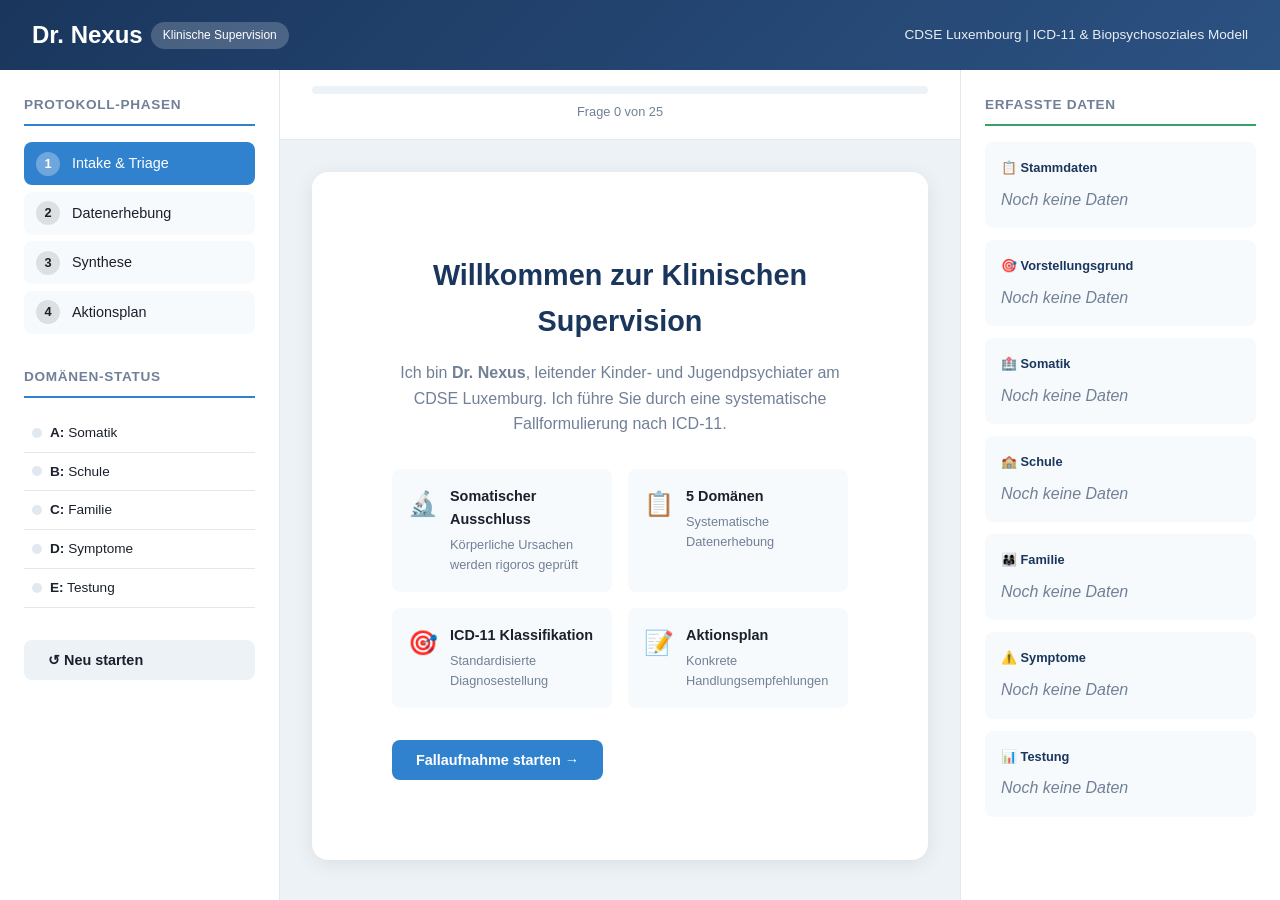
<file: dr-nexus-supervision.html>
<!DOCTYPE html>
<html lang="de">
<head>
    <meta charset="UTF-8">
    <meta name="viewport" content="width=device-width, initial-scale=1.0">
    <title>Dr. Nexus - Klinische Supervision | CDSE Luxembourg</title>
    <style>
        :root {
            --primary: #1a365d;
            --primary-light: #2c5282;
            --secondary: #2d3748;
            --accent: #3182ce;
            --success: #38a169;
            --warning: #d69e2e;
            --danger: #e53e3e;
            --bg-light: #f7fafc;
            --bg-dark: #edf2f7;
            --text-dark: #1a202c;
            --text-light: #718096;
            --border: #e2e8f0;
        }

        * {
            margin: 0;
            padding: 0;
            box-sizing: border-box;
        }

        body {
            font-family: 'Segoe UI', Tahoma, Geneva, Verdana, sans-serif;
            background: var(--bg-light);
            color: var(--text-dark);
            line-height: 1.6;
        }

        /* Header */
        .header {
            background: linear-gradient(135deg, var(--primary) 0%, var(--primary-light) 100%);
            color: white;
            padding: 1rem 2rem;
            display: flex;
            justify-content: space-between;
            align-items: center;
            box-shadow: 0 2px 10px rgba(0,0,0,0.1);
        }

        .header h1 {
            font-size: 1.5rem;
            display: flex;
            align-items: center;
            gap: 0.5rem;
        }

        .header-badge {
            background: rgba(255,255,255,0.2);
            padding: 0.25rem 0.75rem;
            border-radius: 20px;
            font-size: 0.75rem;
            font-weight: normal;
        }

        .header-info {
            font-size: 0.85rem;
            opacity: 0.9;
        }

        /* Main Layout */
        .container {
            display: grid;
            grid-template-columns: 280px 1fr 320px;
            height: calc(100vh - 70px);
            gap: 0;
        }

        /* Sidebar */
        .sidebar {
            background: white;
            border-right: 1px solid var(--border);
            overflow-y: auto;
            padding: 1.5rem;
        }

        .sidebar h2 {
            font-size: 0.85rem;
            text-transform: uppercase;
            letter-spacing: 0.05em;
            color: var(--text-light);
            margin-bottom: 1rem;
            padding-bottom: 0.5rem;
            border-bottom: 2px solid var(--accent);
        }

        /* Phase Progress */
        .phase-list {
            list-style: none;
            margin-bottom: 2rem;
        }

        .phase-item {
            display: flex;
            align-items: center;
            gap: 0.75rem;
            padding: 0.6rem 0.75rem;
            margin-bottom: 0.4rem;
            border-radius: 8px;
            background: var(--bg-light);
            font-size: 0.9rem;
            transition: all 0.3s ease;
        }

        .phase-item.active {
            background: var(--accent);
            color: white;
        }

        .phase-item.completed {
            background: var(--success);
            color: white;
        }

        .phase-number {
            width: 24px;
            height: 24px;
            border-radius: 50%;
            background: rgba(0,0,0,0.1);
            display: flex;
            align-items: center;
            justify-content: center;
            font-weight: bold;
            font-size: 0.8rem;
        }

        .phase-item.active .phase-number,
        .phase-item.completed .phase-number {
            background: rgba(255,255,255,0.3);
        }

        /* Domain Checklist */
        .domain-list {
            list-style: none;
        }

        .domain-item {
            display: flex;
            align-items: center;
            gap: 0.5rem;
            padding: 0.5rem;
            font-size: 0.85rem;
            border-bottom: 1px solid var(--border);
        }

        .domain-status {
            width: 10px;
            height: 10px;
            border-radius: 50%;
            background: var(--border);
            flex-shrink: 0;
        }

        .domain-status.partial { background: var(--warning); }
        .domain-status.complete { background: var(--success); }
        .domain-status.missing { background: var(--danger); }

        /* Main Content Area */
        .main-content {
            display: flex;
            flex-direction: column;
            background: var(--bg-dark);
            overflow: hidden;
        }

        /* Question Card */
        .question-container {
            flex: 1;
            overflow-y: auto;
            padding: 2rem;
            display: flex;
            flex-direction: column;
            align-items: center;
        }

        .question-card {
            background: white;
            border-radius: 16px;
            box-shadow: 0 4px 20px rgba(0,0,0,0.08);
            padding: 2rem;
            max-width: 700px;
            width: 100%;
            animation: slideIn 0.3s ease;
        }

        @keyframes slideIn {
            from { opacity: 0; transform: translateY(20px); }
            to { opacity: 1; transform: translateY(0); }
        }

        .question-header {
            display: flex;
            align-items: center;
            gap: 1rem;
            margin-bottom: 1.5rem;
            padding-bottom: 1rem;
            border-bottom: 2px solid var(--bg-dark);
        }

        .question-icon {
            width: 50px;
            height: 50px;
            border-radius: 12px;
            background: var(--primary);
            color: white;
            display: flex;
            align-items: center;
            justify-content: center;
            font-size: 1.5rem;
        }

        .question-meta {
            flex: 1;
        }

        .question-phase {
            font-size: 0.75rem;
            text-transform: uppercase;
            letter-spacing: 0.1em;
            color: var(--accent);
            font-weight: 600;
        }

        .question-title {
            font-size: 1.1rem;
            color: var(--secondary);
        }

        .question-text {
            font-size: 1.15rem;
            font-weight: 500;
            color: var(--text-dark);
            margin-bottom: 1.5rem;
            line-height: 1.5;
        }

        .question-hint {
            font-size: 0.85rem;
            color: var(--text-light);
            margin-bottom: 1rem;
            font-style: italic;
        }

        /* Option Buttons */
        .options-grid {
            display: grid;
            gap: 0.75rem;
        }

        .options-grid.two-columns {
            grid-template-columns: repeat(2, 1fr);
        }

        .options-grid.three-columns {
            grid-template-columns: repeat(3, 1fr);
        }

        .option-btn {
            padding: 1rem 1.25rem;
            border: 2px solid var(--border);
            border-radius: 10px;
            background: white;
            cursor: pointer;
            text-align: left;
            transition: all 0.2s ease;
            font-size: 0.95rem;
        }

        .option-btn:hover {
            border-color: var(--accent);
            background: #f0f7ff;
            transform: translateY(-2px);
        }

        .option-btn.selected {
            border-color: var(--accent);
            background: #ebf4ff;
            box-shadow: 0 0 0 3px rgba(49, 130, 206, 0.2);
        }

        .option-btn.multi-select.selected {
            border-color: var(--success);
            background: #f0fff4;
        }

        .option-btn .option-label {
            font-weight: 600;
            display: block;
            margin-bottom: 0.25rem;
        }

        .option-btn .option-desc {
            font-size: 0.8rem;
            color: var(--text-light);
        }

        /* Severity/Scale Options */
        .scale-options {
            display: flex;
            gap: 0.5rem;
            flex-wrap: wrap;
        }

        .scale-btn {
            flex: 1;
            min-width: 80px;
            padding: 0.75rem;
            border: 2px solid var(--border);
            border-radius: 8px;
            background: white;
            cursor: pointer;
            text-align: center;
            transition: all 0.2s ease;
            font-size: 0.85rem;
        }

        .scale-btn:hover {
            transform: translateY(-2px);
        }

        .scale-btn.selected {
            color: white;
            transform: translateY(-2px);
        }

        .scale-btn.green.selected { background: var(--success); border-color: var(--success); }
        .scale-btn.yellow.selected { background: var(--warning); border-color: var(--warning); }
        .scale-btn.orange.selected { background: #dd6b20; border-color: #dd6b20; }
        .scale-btn.red.selected { background: var(--danger); border-color: var(--danger); }

        /* Multi-select Info */
        .multi-select-info {
            background: #ebf8ff;
            border: 1px solid #bee3f8;
            border-radius: 8px;
            padding: 0.75rem 1rem;
            margin-bottom: 1rem;
            font-size: 0.85rem;
            color: var(--primary);
        }

        /* Navigation Buttons */
        .nav-buttons {
            display: flex;
            justify-content: space-between;
            margin-top: 1.5rem;
            padding-top: 1.5rem;
            border-top: 1px solid var(--border);
        }

        .btn {
            padding: 0.75rem 1.5rem;
            border: none;
            border-radius: 8px;
            font-weight: 600;
            cursor: pointer;
            transition: all 0.2s;
            font-size: 0.9rem;
            display: flex;
            align-items: center;
            gap: 0.5rem;
        }

        .btn-primary {
            background: var(--accent);
            color: white;
        }

        .btn-primary:hover {
            background: var(--primary-light);
        }

        .btn-primary:disabled {
            background: var(--border);
            cursor: not-allowed;
        }

        .btn-secondary {
            background: var(--bg-dark);
            color: var(--text-dark);
        }

        .btn-secondary:hover {
            background: var(--border);
        }

        .btn-success {
            background: var(--success);
            color: white;
        }

        .btn-success:hover {
            background: #2f855a;
        }

        /* Progress Bar */
        .progress-container {
            background: white;
            padding: 1rem 2rem;
            border-bottom: 1px solid var(--border);
        }

        .progress-bar {
            height: 8px;
            background: var(--bg-dark);
            border-radius: 4px;
            overflow: hidden;
        }

        .progress-fill {
            height: 100%;
            background: linear-gradient(90deg, var(--accent), var(--success));
            border-radius: 4px;
            transition: width 0.3s ease;
        }

        .progress-text {
            font-size: 0.8rem;
            color: var(--text-light);
            margin-top: 0.5rem;
            text-align: center;
        }

        /* Right Panel - Summary */
        .summary-panel {
            background: white;
            border-left: 1px solid var(--border);
            overflow-y: auto;
            padding: 1.5rem;
        }

        .summary-panel h2 {
            font-size: 0.85rem;
            text-transform: uppercase;
            letter-spacing: 0.05em;
            color: var(--text-light);
            margin-bottom: 1rem;
            padding-bottom: 0.5rem;
            border-bottom: 2px solid var(--success);
        }

        .summary-card {
            background: var(--bg-light);
            border-radius: 8px;
            padding: 1rem;
            margin-bottom: 0.75rem;
        }

        .summary-card h3 {
            font-size: 0.8rem;
            color: var(--primary);
            margin-bottom: 0.5rem;
            display: flex;
            align-items: center;
            gap: 0.5rem;
        }

        .summary-card p, .summary-card ul {
            font-size: 0.8rem;
            color: var(--text-dark);
        }

        .summary-card ul {
            margin-left: 1rem;
            margin-top: 0.25rem;
        }

        .summary-card .empty {
            color: var(--text-light);
            font-style: italic;
        }

        .summary-tag {
            display: inline-block;
            padding: 0.2rem 0.5rem;
            background: var(--accent);
            color: white;
            border-radius: 4px;
            font-size: 0.7rem;
            margin: 0.15rem;
        }

        .summary-tag.warning { background: var(--warning); }
        .summary-tag.danger { background: var(--danger); }
        .summary-tag.success { background: var(--success); }

        /* Results Screen */
        .results-container {
            display: none;
            padding: 2rem;
            overflow-y: auto;
        }

        .results-container.visible {
            display: block;
        }

        .result-section {
            background: white;
            border-radius: 12px;
            padding: 1.5rem;
            margin-bottom: 1rem;
            box-shadow: 0 2px 10px rgba(0,0,0,0.05);
        }

        .result-section h3 {
            font-size: 1.1rem;
            color: var(--primary);
            margin-bottom: 1rem;
            padding-bottom: 0.5rem;
            border-bottom: 2px solid var(--bg-dark);
        }

        .result-section h4 {
            font-size: 0.95rem;
            color: var(--secondary);
            margin-top: 1rem;
            margin-bottom: 0.5rem;
        }

        .diagnosis-box {
            background: var(--bg-light);
            border-left: 4px solid var(--primary);
            padding: 1rem;
            margin: 0.5rem 0;
        }

        .diagnosis-box .code {
            font-family: monospace;
            background: var(--primary);
            color: white;
            padding: 0.2rem 0.5rem;
            border-radius: 4px;
            margin-left: 0.5rem;
        }

        .confidence-badge {
            display: inline-block;
            padding: 0.25rem 0.75rem;
            border-radius: 20px;
            font-size: 0.75rem;
            font-weight: 600;
            margin-left: 0.5rem;
        }

        .confidence-badge.high { background: #fed7d7; color: #c53030; }
        .confidence-badge.medium { background: #fefcbf; color: #b7791f; }
        .confidence-badge.low { background: #c6f6d5; color: #276749; }

        .risk-box {
            background: #fff5f5;
            border: 1px solid #fc8181;
            border-radius: 8px;
            padding: 1rem;
            margin: 0.5rem 0;
        }

        .risk-box h4 {
            color: var(--danger);
            margin-top: 0;
        }

        /* Action Items */
        .action-item {
            display: flex;
            align-items: flex-start;
            gap: 0.75rem;
            padding: 0.75rem;
            background: var(--bg-light);
            border-radius: 8px;
            margin-bottom: 0.5rem;
        }

        .action-icon {
            width: 24px;
            height: 24px;
            border-radius: 50%;
            background: var(--accent);
            color: white;
            display: flex;
            align-items: center;
            justify-content: center;
            font-size: 0.75rem;
            flex-shrink: 0;
        }

        /* Welcome Screen */
        .welcome-screen {
            text-align: center;
            padding: 3rem;
        }

        .welcome-screen h2 {
            font-size: 1.8rem;
            color: var(--primary);
            margin-bottom: 1rem;
        }

        .welcome-screen p {
            color: var(--text-light);
            margin-bottom: 1.5rem;
            max-width: 500px;
            margin-left: auto;
            margin-right: auto;
        }

        .welcome-features {
            display: grid;
            grid-template-columns: repeat(2, 1fr);
            gap: 1rem;
            max-width: 600px;
            margin: 2rem auto;
            text-align: left;
        }

        .welcome-feature {
            background: var(--bg-light);
            padding: 1rem;
            border-radius: 8px;
            display: flex;
            gap: 0.75rem;
            align-items: flex-start;
        }

        .welcome-feature-icon {
            font-size: 1.5rem;
        }

        .welcome-feature h4 {
            font-size: 0.9rem;
            margin-bottom: 0.25rem;
        }

        .welcome-feature p {
            font-size: 0.8rem;
            margin: 0;
        }

        /* Responsive */
        @media (max-width: 1100px) {
            .container {
                grid-template-columns: 1fr;
            }
            .sidebar, .summary-panel {
                display: none;
            }
        }
    </style>
</head>
<body>
    <header class="header">
        <h1>
            <span>Dr. Nexus</span>
            <span class="header-badge">Klinische Supervision</span>
        </h1>
        <div class="header-info">
            CDSE Luxembourg | ICD-11 & Biopsychosoziales Modell
        </div>
    </header>

    <div class="container">
        <!-- Left Sidebar -->
        <aside class="sidebar">
            <h2>Protokoll-Phasen</h2>
            <ul class="phase-list">
                <li class="phase-item active" id="phase-1">
                    <span class="phase-number">1</span>
                    <span>Intake & Triage</span>
                </li>
                <li class="phase-item" id="phase-2">
                    <span class="phase-number">2</span>
                    <span>Datenerhebung</span>
                </li>
                <li class="phase-item" id="phase-3">
                    <span class="phase-number">3</span>
                    <span>Synthese</span>
                </li>
                <li class="phase-item" id="phase-4">
                    <span class="phase-number">4</span>
                    <span>Aktionsplan</span>
                </li>
            </ul>

            <h2>Domänen-Status</h2>
            <ul class="domain-list">
                <li class="domain-item">
                    <span class="domain-status" id="domain-a-status"></span>
                    <span><strong>A:</strong> Somatik</span>
                </li>
                <li class="domain-item">
                    <span class="domain-status" id="domain-b-status"></span>
                    <span><strong>B:</strong> Schule</span>
                </li>
                <li class="domain-item">
                    <span class="domain-status" id="domain-c-status"></span>
                    <span><strong>C:</strong> Familie</span>
                </li>
                <li class="domain-item">
                    <span class="domain-status" id="domain-d-status"></span>
                    <span><strong>D:</strong> Symptome</span>
                </li>
                <li class="domain-item">
                    <span class="domain-status" id="domain-e-status"></span>
                    <span><strong>E:</strong> Testung</span>
                </li>
            </ul>

            <div style="margin-top: 2rem;">
                <button class="btn btn-secondary" onclick="resetSession()" style="width: 100%;">
                    ↺ Neu starten
                </button>
            </div>
        </aside>

        <!-- Main Content -->
        <main class="main-content">
            <div class="progress-container">
                <div class="progress-bar">
                    <div class="progress-fill" id="progressFill" style="width: 0%"></div>
                </div>
                <div class="progress-text" id="progressText">Frage 0 von 25</div>
            </div>

            <div class="question-container" id="questionContainer">
                <!-- Questions will be rendered here -->
            </div>

            <div class="results-container" id="resultsContainer">
                <!-- Results will be rendered here -->
            </div>
        </main>

        <!-- Right Panel -->
        <aside class="summary-panel">
            <h2>Erfasste Daten</h2>

            <div class="summary-card" id="summaryDemographics">
                <h3>📋 Stammdaten</h3>
                <div class="empty">Noch keine Daten</div>
            </div>

            <div class="summary-card" id="summaryProblem">
                <h3>🎯 Vorstellungsgrund</h3>
                <div class="empty">Noch keine Daten</div>
            </div>

            <div class="summary-card" id="summarySomatic">
                <h3>🏥 Somatik</h3>
                <div class="empty">Noch keine Daten</div>
            </div>

            <div class="summary-card" id="summarySchool">
                <h3>🏫 Schule</h3>
                <div class="empty">Noch keine Daten</div>
            </div>

            <div class="summary-card" id="summaryFamily">
                <h3>👨‍👩‍👧 Familie</h3>
                <div class="empty">Noch keine Daten</div>
            </div>

            <div class="summary-card" id="summarySymptoms">
                <h3>⚠️ Symptome</h3>
                <div class="empty">Noch keine Daten</div>
            </div>

            <div class="summary-card" id="summaryTesting">
                <h3>📊 Testung</h3>
                <div class="empty">Noch keine Daten</div>
            </div>
        </aside>
    </div>

    <script>
        // ============ QUESTION DEFINITIONS ============
        const questions = [
            // PHASE 1: INTAKE
            {
                id: 'welcome',
                phase: 1,
                type: 'welcome',
                title: 'Willkommen',
                text: 'Klinische Fallformulierung nach ICD-11',
                domain: null
            },
            {
                id: 'age',
                phase: 1,
                type: 'single',
                domain: 'demographics',
                title: 'Stammdaten',
                text: 'Wie alt ist das Kind?',
                options: [
                    { value: '3-5', label: '3-5 Jahre', desc: 'Vorschulalter' },
                    { value: '6-8', label: '6-8 Jahre', desc: 'Frühe Grundschule' },
                    { value: '9-11', label: '9-11 Jahre', desc: 'Späte Grundschule' },
                    { value: '12-14', label: '12-14 Jahre', desc: 'Frühe Adoleszenz' },
                    { value: '15-17', label: '15-17 Jahre', desc: 'Späte Adoleszenz' }
                ]
            },
            {
                id: 'gender',
                phase: 1,
                type: 'single',
                domain: 'demographics',
                title: 'Stammdaten',
                text: 'Geschlecht des Kindes?',
                options: [
                    { value: 'male', label: 'Männlich' },
                    { value: 'female', label: 'Weiblich' },
                    { value: 'diverse', label: 'Divers' }
                ],
                columns: 3
            },
            {
                id: 'school_type',
                phase: 1,
                type: 'single',
                domain: 'demographics',
                title: 'Stammdaten',
                text: 'Welche Schulform besucht das Kind?',
                options: [
                    { value: 'kindergarten', label: 'Kindergarten/Précoce' },
                    { value: 'grundschule', label: 'Grundschule/Fondamental' },
                    { value: 'sekundar', label: 'Sekundarschule' },
                    { value: 'gymnasium', label: 'Gymnasium/Lycée' },
                    { value: 'foerderschule', label: 'Förderschule' },
                    { value: 'andere', label: 'Andere' }
                ],
                columns: 2
            },
            {
                id: 'presenting_problem',
                phase: 1,
                type: 'multi',
                domain: 'problem',
                title: 'Vorstellungsgrund',
                text: 'Was sind die Hauptgründe für die Vorstellung?',
                hint: 'Mehrfachauswahl möglich',
                options: [
                    { value: 'attention', label: 'Aufmerksamkeitsprobleme', desc: 'Konzentrationsschwierigkeiten, Ablenkbarkeit' },
                    { value: 'hyperactivity', label: 'Hyperaktivität/Impulsivität', desc: 'Unruhe, nicht warten können' },
                    { value: 'anxiety', label: 'Ängste', desc: 'Trennungsangst, soziale Ängste, Sorgen' },
                    { value: 'depression', label: 'Niedergeschlagenheit', desc: 'Traurigkeit, Rückzug, Antriebslosigkeit' },
                    { value: 'aggression', label: 'Aggressives Verhalten', desc: 'Wutausbrüche, körperliche Aggression' },
                    { value: 'opposition', label: 'Oppositionelles Verhalten', desc: 'Regelverweigerung, Trotz' },
                    { value: 'social', label: 'Soziale Schwierigkeiten', desc: 'Probleme mit Gleichaltrigen, Isolation' },
                    { value: 'learning', label: 'Lernschwierigkeiten', desc: 'Lesen, Schreiben, Rechnen' },
                    { value: 'speech', label: 'Sprach-/Kommunikationsprobleme', desc: 'Sprachentwicklung, Sprechen' },
                    { value: 'autism_traits', label: 'Autistische Züge', desc: 'Stereotype Verhaltensweisen, eingeschränkte Interessen' },
                    { value: 'trauma', label: 'Traumafolgen', desc: 'Nach belastenden Erlebnissen' },
                    { value: 'other', label: 'Sonstiges', desc: 'Andere Problematik' }
                ],
                columns: 2
            },

            // PHASE 2: DOMAIN A - SOMATIC
            {
                id: 'sleep',
                phase: 2,
                type: 'single',
                domain: 'somatic',
                domainLetter: 'A',
                title: 'Somatik & Entwicklung',
                text: 'Wie ist das Schlafverhalten?',
                options: [
                    { value: 'normal', label: 'Unauffällig', desc: 'Altersgemäße Schlafdauer, keine Probleme' },
                    { value: 'einschlaf', label: 'Einschlafprobleme', desc: 'Braucht lange zum Einschlafen' },
                    { value: 'durchschlaf', label: 'Durchschlafprobleme', desc: 'Wacht nachts häufig auf' },
                    { value: 'wenig', label: 'Zu wenig Schlaf', desc: 'Chronischer Schlafmangel' },
                    { value: 'unknown', label: 'Nicht bekannt', desc: 'Keine Information verfügbar' }
                ]
            },
            {
                id: 'vision_hearing',
                phase: 2,
                type: 'multi',
                domain: 'somatic',
                domainLetter: 'A',
                title: 'Somatik & Entwicklung',
                text: 'Seh- und Hörfähigkeit: Was trifft zu?',
                hint: 'Alles Zutreffende auswählen',
                options: [
                    { value: 'vision_ok', label: 'Sehtest unauffällig' },
                    { value: 'vision_problem', label: 'Sehprobleme bekannt' },
                    { value: 'vision_unknown', label: 'Sehtest nicht aktuell' },
                    { value: 'hearing_ok', label: 'Hörtest unauffällig' },
                    { value: 'hearing_problem', label: 'Hörprobleme bekannt' },
                    { value: 'hearing_unknown', label: 'Hörtest nicht aktuell' }
                ],
                columns: 2
            },
            {
                id: 'development',
                phase: 2,
                type: 'single',
                domain: 'somatic',
                domainLetter: 'A',
                title: 'Somatik & Entwicklung',
                text: 'Frühe Entwicklung (Meilensteine)?',
                options: [
                    { value: 'normal', label: 'Altersgerecht', desc: 'Laufen, Sprechen zeitgerecht' },
                    { value: 'delayed_motor', label: 'Motorisch verzögert', desc: 'Spätes Laufen, Koordinationsprobleme' },
                    { value: 'delayed_speech', label: 'Sprachlich verzögert', desc: 'Spätes Sprechen' },
                    { value: 'delayed_both', label: 'Beides verzögert', desc: 'Motorik und Sprache' },
                    { value: 'unknown', label: 'Nicht bekannt' }
                ]
            },
            {
                id: 'medical',
                phase: 2,
                type: 'multi',
                domain: 'somatic',
                domainLetter: 'A',
                title: 'Somatik & Entwicklung',
                text: 'Relevante medizinische Faktoren?',
                hint: 'Alles Zutreffende auswählen',
                options: [
                    { value: 'none', label: 'Keine bekannt' },
                    { value: 'medication', label: 'Aktuelle Medikation' },
                    { value: 'seizures', label: 'Krampfanfälle/Epilepsie' },
                    { value: 'chronic', label: 'Chronische Erkrankung' },
                    { value: 'hospitalization', label: 'Krankenhausaufenthalte' },
                    { value: 'neuro', label: 'Neurologische Auffälligkeiten' }
                ],
                columns: 2
            },

            // PHASE 2: DOMAIN B - SCHOOL
            {
                id: 'academic',
                phase: 2,
                type: 'single',
                domain: 'school',
                domainLetter: 'B',
                title: 'Schulkontext',
                text: 'Schulische Leistungen insgesamt?',
                options: [
                    { value: 'above', label: 'Überdurchschnittlich', desc: 'Sehr gute Leistungen' },
                    { value: 'average', label: 'Durchschnittlich', desc: 'Altersgemäße Leistungen' },
                    { value: 'below', label: 'Unterdurchschnittlich', desc: 'Schwierigkeiten in mehreren Bereichen' },
                    { value: 'failing', label: 'Stark beeinträchtigt', desc: 'Erhebliche Probleme' },
                    { value: 'variable', label: 'Sehr unterschiedlich', desc: 'Starke Fächer-Unterschiede' }
                ]
            },
            {
                id: 'specific_subjects',
                phase: 2,
                type: 'multi',
                domain: 'school',
                domainLetter: 'B',
                title: 'Schulkontext',
                text: 'In welchen Bereichen gibt es Schwierigkeiten?',
                hint: 'Alles Zutreffende auswählen',
                options: [
                    { value: 'none', label: 'Keine spezifischen Probleme' },
                    { value: 'reading', label: 'Lesen' },
                    { value: 'writing', label: 'Schreiben/Rechtschreibung' },
                    { value: 'math', label: 'Mathematik' },
                    { value: 'languages', label: 'Fremdsprachen' },
                    { value: 'attention', label: 'Aufmerksamkeit im Unterricht' }
                ],
                columns: 2
            },
            {
                id: 'peer_relations',
                phase: 2,
                type: 'single',
                domain: 'school',
                domainLetter: 'B',
                title: 'Schulkontext',
                text: 'Beziehungen zu Gleichaltrigen?',
                options: [
                    { value: 'good', label: 'Gut integriert', desc: 'Hat Freunde, kommt gut zurecht' },
                    { value: 'few_friends', label: 'Wenige Freunde', desc: 'Einige Kontakte, eher zurückhaltend' },
                    { value: 'isolated', label: 'Sozial isoliert', desc: 'Kaum Kontakte, Einzelgänger' },
                    { value: 'conflicts', label: 'Häufige Konflikte', desc: 'Streit mit anderen Kindern' },
                    { value: 'bullied', label: 'Wird gemobbt', desc: 'Opfer von Ausgrenzung/Mobbing' },
                    { value: 'bullying', label: 'Mobbt andere', desc: 'Täter bei Mobbing' }
                ],
                columns: 2
            },
            {
                id: 'teacher_relation',
                phase: 2,
                type: 'single',
                domain: 'school',
                domainLetter: 'B',
                title: 'Schulkontext',
                text: 'Beziehung zu Lehrkräften?',
                options: [
                    { value: 'positive', label: 'Positiv', desc: 'Gute Beziehung, kooperativ' },
                    { value: 'neutral', label: 'Neutral', desc: 'Unauffällig, distanziert' },
                    { value: 'conflictual', label: 'Konflikthaft', desc: 'Häufige Auseinandersetzungen' },
                    { value: 'dependent', label: 'Sehr anhänglich', desc: 'Braucht viel Aufmerksamkeit' }
                ]
            },

            // PHASE 2: DOMAIN C - FAMILY
            {
                id: 'family_structure',
                phase: 2,
                type: 'single',
                domain: 'family',
                domainLetter: 'C',
                title: 'Familie & Zuhause',
                text: 'Familiäre Situation?',
                options: [
                    { value: 'intact', label: 'Zusammenlebend', desc: 'Beide Eltern im Haushalt' },
                    { value: 'separated', label: 'Getrennt/Geschieden', desc: 'Eltern leben getrennt' },
                    { value: 'single', label: 'Alleinerziehend', desc: 'Ein Elternteil' },
                    { value: 'patchwork', label: 'Patchwork-Familie', desc: 'Neue Partner/Stiefgeschwister' },
                    { value: 'foster', label: 'Pflege/Adoption', desc: 'Nicht bei leiblichen Eltern' },
                    { value: 'other', label: 'Andere Konstellation' }
                ],
                columns: 2
            },
            {
                id: 'family_stress',
                phase: 2,
                type: 'multi',
                domain: 'family',
                domainLetter: 'C',
                title: 'Familie & Zuhause',
                text: 'Familiäre Belastungsfaktoren?',
                hint: 'Alles Zutreffende auswählen',
                options: [
                    { value: 'none', label: 'Keine besonderen Belastungen' },
                    { value: 'financial', label: 'Finanzielle Probleme' },
                    { value: 'illness', label: 'Krankheit in der Familie' },
                    { value: 'mental', label: 'Psych. Erkrankung Eltern' },
                    { value: 'conflict', label: 'Elternkonflikte' },
                    { value: 'loss', label: 'Verlust/Trauer' },
                    { value: 'migration', label: 'Migration/Flucht' },
                    { value: 'violence', label: 'Häusliche Gewalt' }
                ],
                columns: 2
            },
            {
                id: 'trauma',
                phase: 2,
                type: 'single',
                domain: 'family',
                domainLetter: 'C',
                title: 'Familie & Zuhause',
                text: 'Traumatische Erfahrungen beim Kind?',
                options: [
                    { value: 'none', label: 'Keine bekannt' },
                    { value: 'suspected', label: 'Verdacht/Hinweise' },
                    { value: 'confirmed', label: 'Bestätigt', desc: 'Dokumentierte Traumata' },
                    { value: 'unknown', label: 'Nicht abgeklärt' }
                ]
            },
            {
                id: 'screen_time',
                phase: 2,
                type: 'single',
                domain: 'family',
                domainLetter: 'C',
                title: 'Familie & Zuhause',
                text: 'Medienkonsum/Bildschirmzeit täglich?',
                options: [
                    { value: 'low', label: 'Gering', desc: '< 1 Stunde' },
                    { value: 'moderate', label: 'Moderat', desc: '1-2 Stunden' },
                    { value: 'high', label: 'Erhöht', desc: '2-4 Stunden' },
                    { value: 'excessive', label: 'Exzessiv', desc: '> 4 Stunden' },
                    { value: 'unknown', label: 'Nicht bekannt' }
                ]
            },

            // PHASE 2: DOMAIN D - SYMPTOMS
            {
                id: 'duration',
                phase: 2,
                type: 'single',
                domain: 'symptoms',
                domainLetter: 'D',
                title: 'Symptomatologie',
                text: 'Seit wann bestehen die Hauptsymptome?',
                options: [
                    { value: 'weeks', label: 'Wenige Wochen', desc: '< 1 Monat' },
                    { value: 'months', label: 'Einige Monate', desc: '1-6 Monate' },
                    { value: 'half_year', label: 'Über 6 Monate' },
                    { value: 'year', label: 'Über 1 Jahr' },
                    { value: 'always', label: 'Seit früher Kindheit', desc: 'Schon immer so' }
                ]
            },
            {
                id: 'severity',
                phase: 2,
                type: 'scale',
                domain: 'symptoms',
                domainLetter: 'D',
                title: 'Symptomatologie',
                text: 'Schweregrad der Beeinträchtigung im Alltag?',
                options: [
                    { value: 'mild', label: 'Leicht', class: 'green' },
                    { value: 'moderate', label: 'Mittel', class: 'yellow' },
                    { value: 'severe', label: 'Schwer', class: 'orange' },
                    { value: 'very_severe', label: 'Sehr schwer', class: 'red' }
                ]
            },
            {
                id: 'pervasiveness',
                phase: 2,
                type: 'multi',
                domain: 'symptoms',
                domainLetter: 'D',
                title: 'Symptomatologie',
                text: 'In welchen Kontexten zeigen sich die Symptome?',
                hint: 'Alles Zutreffende auswählen',
                options: [
                    { value: 'school', label: 'In der Schule' },
                    { value: 'home', label: 'Zu Hause' },
                    { value: 'leisure', label: 'In der Freizeit' },
                    { value: 'peers', label: 'Mit Gleichaltrigen' },
                    { value: 'everywhere', label: 'Überall gleich' }
                ],
                columns: 2
            },
            {
                id: 'triggers',
                phase: 2,
                type: 'multi',
                domain: 'symptoms',
                domainLetter: 'D',
                title: 'Symptomatologie',
                text: 'Identifizierbare Auslöser/Verstärker?',
                hint: 'Alles Zutreffende auswählen',
                options: [
                    { value: 'none', label: 'Keine erkennbaren' },
                    { value: 'stress', label: 'Stress/Überforderung' },
                    { value: 'transitions', label: 'Übergänge/Veränderungen' },
                    { value: 'social', label: 'Soziale Situationen' },
                    { value: 'academic', label: 'Leistungsanforderungen' },
                    { value: 'sensory', label: 'Sensorische Reize' },
                    { value: 'fatigue', label: 'Müdigkeit/Hunger' },
                    { value: 'conflicts', label: 'Konflikte' }
                ],
                columns: 2
            },

            // PHASE 2: DOMAIN E - TESTING
            {
                id: 'iq_test',
                phase: 2,
                type: 'single',
                domain: 'testing',
                domainLetter: 'E',
                title: 'Psychometrie',
                text: 'Liegt eine Intelligenzdiagnostik vor?',
                options: [
                    { value: 'none', label: 'Nein, keine vorhanden' },
                    { value: 'wisc', label: 'WISC/HAWIK durchgeführt' },
                    { value: 'cft', label: 'CFT durchgeführt' },
                    { value: 'son', label: 'SON-R durchgeführt' },
                    { value: 'other', label: 'Anderer IQ-Test' },
                    { value: 'planned', label: 'Geplant, noch nicht durchgeführt' }
                ],
                columns: 2
            },
            {
                id: 'iq_result',
                phase: 2,
                type: 'single',
                domain: 'testing',
                domainLetter: 'E',
                title: 'Psychometrie',
                text: 'Ergebnis der Intelligenzdiagnostik (falls vorhanden)?',
                condition: (data) => data.iq_test && data.iq_test !== 'none' && data.iq_test !== 'planned',
                options: [
                    { value: 'high', label: 'Überdurchschnittlich', desc: 'IQ > 115' },
                    { value: 'average', label: 'Durchschnittlich', desc: 'IQ 85-115' },
                    { value: 'low_average', label: 'Unterdurchschnittlich', desc: 'IQ 70-84' },
                    { value: 'intellectual', label: 'Intellektuelle Beeinträchtigung', desc: 'IQ < 70' },
                    { value: 'heterogen', label: 'Heterogenes Profil', desc: 'Große Diskrepanzen' }
                ]
            },
            {
                id: 'behavior_questionnaires',
                phase: 2,
                type: 'multi',
                domain: 'testing',
                domainLetter: 'E',
                title: 'Psychometrie',
                text: 'Welche Verhaltensfragebögen liegen vor?',
                hint: 'Alles Zutreffende auswählen',
                options: [
                    { value: 'none', label: 'Keine' },
                    { value: 'cbcl', label: 'CBCL (Eltern)' },
                    { value: 'trf', label: 'TRF (Lehrer)' },
                    { value: 'conners', label: 'Conners-Skalen' },
                    { value: 'brief', label: 'BRIEF (Exekutivfunktionen)' },
                    { value: 'srs', label: 'SRS (Soziale Reaktivität)' },
                    { value: 'other', label: 'Andere Fragebögen' }
                ],
                columns: 2
            },
            {
                id: 'other_assessments',
                phase: 2,
                type: 'multi',
                domain: 'testing',
                domainLetter: 'E',
                title: 'Psychometrie',
                text: 'Weitere durchgeführte Diagnostik?',
                hint: 'Alles Zutreffende auswählen',
                options: [
                    { value: 'none', label: 'Keine weitere' },
                    { value: 'ados', label: 'ADOS-2 (Autismus)' },
                    { value: 'projective', label: 'Projektive Verfahren' },
                    { value: 'attention', label: 'Aufmerksamkeitstests' },
                    { value: 'achievement', label: 'Schulleistungstests' },
                    { value: 'speech', label: 'Sprachdiagnostik' },
                    { value: 'neuro', label: 'Neuropsychologische Testung' }
                ],
                columns: 2
            },

            // RISK CHECK
            {
                id: 'risk_check',
                phase: 2,
                type: 'multi',
                domain: 'risk',
                domainLetter: 'R',
                title: '⚠️ Risikoabklärung',
                text: 'Liegen folgende Risikofaktoren vor?',
                hint: 'Kritisch für Behandlungsplanung',
                options: [
                    { value: 'none', label: 'Keine der genannten' },
                    { value: 'suicidal', label: 'Suizidale Äußerungen/Gedanken', danger: true },
                    { value: 'self_harm', label: 'Selbstverletzendes Verhalten', danger: true },
                    { value: 'abuse', label: 'Verdacht auf Missbrauch/Misshandlung', danger: true },
                    { value: 'violence', label: 'Fremdgefährdung', danger: true },
                    { value: 'substance', label: 'Substanzmissbrauch' },
                    { value: 'eating', label: 'Auffälliges Essverhalten' }
                ],
                columns: 1
            }
        ];

        // ============ STATE ============
        const state = {
            currentQuestionIndex: 0,
            answers: {},
            completedDomains: new Set()
        };

        // ============ INITIALIZATION ============
        document.addEventListener('DOMContentLoaded', () => {
            renderQuestion();
        });

        // ============ RENDER FUNCTIONS ============
        function renderQuestion() {
            const question = questions[state.currentQuestionIndex];
            const container = document.getElementById('questionContainer');

            // Check condition
            if (question.condition && !question.condition(state.answers)) {
                state.currentQuestionIndex++;
                renderQuestion();
                return;
            }

            // Update progress
            updateProgress();
            updatePhaseDisplay(question.phase);
            updateDomainStatus();

            if (question.type === 'welcome') {
                container.innerHTML = renderWelcome();
            } else {
                container.innerHTML = renderQuestionCard(question);
            }

            // Update summary
            updateSummary();
        }

        function renderWelcome() {
            return `
                <div class="question-card">
                    <div class="welcome-screen">
                        <h2>Willkommen zur Klinischen Supervision</h2>
                        <p>Ich bin <strong>Dr. Nexus</strong>, leitender Kinder- und Jugendpsychiater am CDSE Luxemburg.
                        Ich führe Sie durch eine systematische Fallformulierung nach ICD-11.</p>

                        <div class="welcome-features">
                            <div class="welcome-feature">
                                <span class="welcome-feature-icon">🔬</span>
                                <div>
                                    <h4>Somatischer Ausschluss</h4>
                                    <p>Körperliche Ursachen werden rigoros geprüft</p>
                                </div>
                            </div>
                            <div class="welcome-feature">
                                <span class="welcome-feature-icon">📋</span>
                                <div>
                                    <h4>5 Domänen</h4>
                                    <p>Systematische Datenerhebung</p>
                                </div>
                            </div>
                            <div class="welcome-feature">
                                <span class="welcome-feature-icon">🎯</span>
                                <div>
                                    <h4>ICD-11 Klassifikation</h4>
                                    <p>Standardisierte Diagnosestellung</p>
                                </div>
                            </div>
                            <div class="welcome-feature">
                                <span class="welcome-feature-icon">📝</span>
                                <div>
                                    <h4>Aktionsplan</h4>
                                    <p>Konkrete Handlungsempfehlungen</p>
                                </div>
                            </div>
                        </div>

                        <button class="btn btn-primary btn-lg" onclick="nextQuestion()">
                            Fallaufnahme starten →
                        </button>
                    </div>
                </div>
            `;
        }

        function renderQuestionCard(q) {
            const icon = getIconForDomain(q.domain);
            const selectedAnswers = state.answers[q.id] || (q.type === 'multi' ? [] : null);

            let optionsHtml = '';

            if (q.type === 'single') {
                optionsHtml = `
                    <div class="options-grid ${q.columns === 3 ? 'three-columns' : q.columns === 2 ? 'two-columns' : ''}">
                        ${q.options.map(opt => `
                            <button class="option-btn ${selectedAnswers === opt.value ? 'selected' : ''}"
                                    onclick="selectSingle('${q.id}', '${opt.value}')">
                                <span class="option-label">${opt.label}</span>
                                ${opt.desc ? `<span class="option-desc">${opt.desc}</span>` : ''}
                            </button>
                        `).join('')}
                    </div>
                `;
            } else if (q.type === 'multi') {
                optionsHtml = `
                    <div class="multi-select-info">ℹ️ Mehrfachauswahl möglich - Klicken Sie alle zutreffenden Optionen</div>
                    <div class="options-grid ${q.columns === 2 ? 'two-columns' : ''}">
                        ${q.options.map(opt => `
                            <button class="option-btn multi-select ${selectedAnswers.includes(opt.value) ? 'selected' : ''} ${opt.danger ? 'danger-option' : ''}"
                                    onclick="toggleMulti('${q.id}', '${opt.value}')">
                                <span class="option-label">${opt.label}</span>
                                ${opt.desc ? `<span class="option-desc">${opt.desc}</span>` : ''}
                            </button>
                        `).join('')}
                    </div>
                `;
            } else if (q.type === 'scale') {
                optionsHtml = `
                    <div class="scale-options">
                        ${q.options.map(opt => `
                            <button class="scale-btn ${opt.class} ${selectedAnswers === opt.value ? 'selected' : ''}"
                                    onclick="selectSingle('${q.id}', '${opt.value}')">
                                ${opt.label}
                            </button>
                        `).join('')}
                    </div>
                `;
            }

            const canProceed = q.type === 'multi'
                ? (selectedAnswers && selectedAnswers.length > 0)
                : selectedAnswers !== null;

            return `
                <div class="question-card">
                    <div class="question-header">
                        <div class="question-icon">${icon}</div>
                        <div class="question-meta">
                            <div class="question-phase">Phase ${q.phase} ${q.domainLetter ? `• Domäne ${q.domainLetter}` : ''}</div>
                            <div class="question-title">${q.title}</div>
                        </div>
                    </div>

                    <div class="question-text">${q.text}</div>
                    ${q.hint ? `<div class="question-hint">${q.hint}</div>` : ''}

                    ${optionsHtml}

                    <div class="nav-buttons">
                        <button class="btn btn-secondary" onclick="prevQuestion()" ${state.currentQuestionIndex === 0 ? 'disabled' : ''}>
                            ← Zurück
                        </button>
                        <button class="btn btn-primary" onclick="nextQuestion()" ${!canProceed ? 'disabled' : ''}>
                            ${state.currentQuestionIndex === questions.length - 1 ? 'Analyse starten' : 'Weiter'} →
                        </button>
                    </div>
                </div>
            `;
        }

        function getIconForDomain(domain) {
            const icons = {
                demographics: '📋',
                problem: '🎯',
                somatic: '🏥',
                school: '🏫',
                family: '👨‍👩‍👧',
                symptoms: '⚠️',
                testing: '📊',
                risk: '🚨'
            };
            return icons[domain] || '❓';
        }

        // ============ SELECTION HANDLERS ============
        function selectSingle(questionId, value) {
            state.answers[questionId] = value;
            renderQuestion();
        }

        function toggleMulti(questionId, value) {
            if (!state.answers[questionId]) {
                state.answers[questionId] = [];
            }

            const arr = state.answers[questionId];
            const index = arr.indexOf(value);

            // Handle "none" option
            if (value === 'none') {
                state.answers[questionId] = ['none'];
            } else {
                // Remove 'none' if selecting something else
                const noneIndex = arr.indexOf('none');
                if (noneIndex > -1) {
                    arr.splice(noneIndex, 1);
                }

                if (index > -1) {
                    arr.splice(index, 1);
                } else {
                    arr.push(value);
                }
            }

            renderQuestion();
        }

        // ============ NAVIGATION ============
        function nextQuestion() {
            if (state.currentQuestionIndex < questions.length - 1) {
                state.currentQuestionIndex++;
                renderQuestion();
            } else {
                generateResults();
            }
        }

        function prevQuestion() {
            if (state.currentQuestionIndex > 0) {
                state.currentQuestionIndex--;
                renderQuestion();
            }
        }

        // ============ PROGRESS & STATUS ============
        function updateProgress() {
            const total = questions.length;
            const current = state.currentQuestionIndex;
            const percent = Math.round((current / (total - 1)) * 100);

            document.getElementById('progressFill').style.width = `${percent}%`;
            document.getElementById('progressText').textContent = `Frage ${current} von ${total - 1}`;
        }

        function updatePhaseDisplay(currentPhase) {
            for (let i = 1; i <= 4; i++) {
                const el = document.getElementById(`phase-${i}`);
                el.classList.remove('active', 'completed');

                if (i < currentPhase) {
                    el.classList.add('completed');
                } else if (i === currentPhase) {
                    el.classList.add('active');
                }
            }
        }

        function updateDomainStatus() {
            const domainMap = {
                'A': ['sleep', 'vision_hearing', 'development', 'medical'],
                'B': ['academic', 'specific_subjects', 'peer_relations', 'teacher_relation'],
                'C': ['family_structure', 'family_stress', 'trauma', 'screen_time'],
                'D': ['duration', 'severity', 'pervasiveness', 'triggers'],
                'E': ['iq_test', 'behavior_questionnaires', 'other_assessments']
            };

            for (const [domain, questionIds] of Object.entries(domainMap)) {
                const answered = questionIds.filter(id => state.answers[id]).length;
                const el = document.getElementById(`domain-${domain.toLowerCase()}-status`);

                el.classList.remove('missing', 'partial', 'complete');

                if (answered === 0) {
                    // Keep default
                } else if (answered < questionIds.length) {
                    el.classList.add('partial');
                } else {
                    el.classList.add('complete');
                }
            }
        }

        // ============ SUMMARY PANEL ============
        function updateSummary() {
            const a = state.answers;

            // Demographics
            if (a.age || a.gender || a.school_type) {
                const parts = [];
                if (a.age) parts.push(`Alter: ${a.age} Jahre`);
                if (a.gender) parts.push(`Geschlecht: ${a.gender === 'male' ? 'männlich' : a.gender === 'female' ? 'weiblich' : 'divers'}`);
                if (a.school_type) parts.push(`Schule: ${a.school_type}`);
                document.getElementById('summaryDemographics').innerHTML = `<h3>📋 Stammdaten</h3><p>${parts.join('<br>')}</p>`;
            }

            // Problem
            if (a.presenting_problem && a.presenting_problem.length > 0) {
                const labels = a.presenting_problem.map(p => `<span class="summary-tag">${getLabelForValue('presenting_problem', p)}</span>`).join('');
                document.getElementById('summaryProblem').innerHTML = `<h3>🎯 Vorstellungsgrund</h3><div>${labels}</div>`;
            }

            // Somatic
            if (a.sleep || a.vision_hearing || a.development || a.medical) {
                let html = '<h3>🏥 Somatik</h3><ul>';
                if (a.sleep) html += `<li>Schlaf: ${getLabelForValue('sleep', a.sleep)}</li>`;
                if (a.development) html += `<li>Entwicklung: ${getLabelForValue('development', a.development)}</li>`;
                html += '</ul>';
                document.getElementById('summarySomatic').innerHTML = html;
            }

            // School
            if (a.academic || a.peer_relations) {
                let html = '<h3>🏫 Schule</h3><ul>';
                if (a.academic) html += `<li>Leistung: ${getLabelForValue('academic', a.academic)}</li>`;
                if (a.peer_relations) html += `<li>Peers: ${getLabelForValue('peer_relations', a.peer_relations)}</li>`;
                html += '</ul>';
                document.getElementById('summarySchool').innerHTML = html;
            }

            // Family
            if (a.family_structure || a.family_stress) {
                let html = '<h3>👨‍👩‍👧 Familie</h3><ul>';
                if (a.family_structure) html += `<li>${getLabelForValue('family_structure', a.family_structure)}</li>`;
                html += '</ul>';
                document.getElementById('summaryFamily').innerHTML = html;
            }

            // Symptoms
            if (a.duration || a.severity) {
                let html = '<h3>⚠️ Symptome</h3><ul>';
                if (a.duration) html += `<li>Dauer: ${getLabelForValue('duration', a.duration)}</li>`;
                if (a.severity) html += `<li>Schwere: ${getLabelForValue('severity', a.severity)}</li>`;
                html += '</ul>';
                document.getElementById('summarySymptoms').innerHTML = html;
            }

            // Testing
            if (a.iq_test || a.behavior_questionnaires) {
                let html = '<h3>📊 Testung</h3><ul>';
                if (a.iq_test) html += `<li>IQ: ${getLabelForValue('iq_test', a.iq_test)}</li>`;
                html += '</ul>';
                document.getElementById('summaryTesting').innerHTML = html;
            }
        }

        function getLabelForValue(questionId, value) {
            const question = questions.find(q => q.id === questionId);
            if (!question) return value;
            const option = question.options.find(o => o.value === value);
            return option ? option.label : value;
        }

        // ============ RESULTS GENERATION ============
        function generateResults() {
            document.getElementById('questionContainer').style.display = 'none';
            document.getElementById('resultsContainer').classList.add('visible');

            updatePhaseDisplay(3);

            const analysis = analyzeData();
            renderResults(analysis);
        }

        function analyzeData() {
            const a = state.answers;
            const result = {
                primaryDiagnosis: null,
                confidence: 'Mittel',
                differentials: [],
                exclusions: [],
                biopsychosocial: {
                    predisposing: [],
                    precipitating: [],
                    perpetuating: []
                },
                missingData: [],
                risks: [],
                recommendations: {
                    diagnostic: [],
                    immediate: [],
                    longterm: []
                }
            };

            // Analyze presenting problems
            const problems = a.presenting_problem || [];

            // ADHD pathway
            if (problems.includes('attention') || problems.includes('hyperactivity')) {
                result.primaryDiagnosis = {
                    name: 'Aufmerksamkeitsdefizit-Hyperaktivitätsstörung',
                    code: '6A05',
                    rationale: 'Kernsymptome Aufmerksamkeit/Hyperaktivität/Impulsivität berichtet'
                };
                result.differentials.push(
                    { name: 'Angststörung', code: '6B00', reason: 'Kann Konzentrationsprobleme verursachen' },
                    { name: 'Schlafstörung', code: '7A00', reason: 'Schlafmangel imitiert ADHS' }
                );

                if (a.sleep !== 'normal') {
                    result.exclusions.push({ name: 'Primäre Schlafstörung', reason: 'Schlafprobleme müssen zuerst behandelt werden' });
                }
            }

            // Anxiety pathway
            if (problems.includes('anxiety')) {
                if (!result.primaryDiagnosis) {
                    result.primaryDiagnosis = {
                        name: 'Angststörung im Kindesalter',
                        code: '6B00',
                        rationale: 'Angstsymptomatik als Hauptbeschwerde'
                    };
                } else {
                    result.differentials.push({ name: 'Angststörung', code: '6B00', reason: 'Komorbidität möglich' });
                }
            }

            // Depression pathway
            if (problems.includes('depression')) {
                if (!result.primaryDiagnosis) {
                    result.primaryDiagnosis = {
                        name: 'Depressive Episode',
                        code: '6A70',
                        rationale: 'Depressive Symptomatik berichtet'
                    };
                }
                result.risks.push('Suizidalitätsscreening durchführen');
            }

            // Autism pathway
            if (problems.includes('autism_traits') || problems.includes('social')) {
                if (!result.primaryDiagnosis) {
                    result.primaryDiagnosis = {
                        name: 'Autismus-Spektrum-Störung (V.a.)',
                        code: '6A02',
                        rationale: 'Soziale und/oder repetitive Verhaltensauffälligkeiten'
                    };
                    result.confidence = 'Niedrig';
                }
                result.recommendations.diagnostic.push('ADOS-2 Diagnostik durchführen');
            }

            // ODD pathway
            if (problems.includes('aggression') || problems.includes('opposition')) {
                if (!result.primaryDiagnosis) {
                    result.primaryDiagnosis = {
                        name: 'Störung mit oppositionellem Trotzverhalten',
                        code: '6C90',
                        rationale: 'Oppositionelles/aggressives Verhalten berichtet'
                    };
                }
                result.differentials.push({ name: 'ADHS', code: '6A05', reason: 'Impulsivität kann als Opposition erscheinen' });
            }

            // Learning disorder pathway
            if (problems.includes('learning')) {
                if (!result.primaryDiagnosis) {
                    result.primaryDiagnosis = {
                        name: 'Entwicklungsstörung schulischer Fertigkeiten',
                        code: '6A03',
                        rationale: 'Schulische Leistungsprobleme berichtet'
                    };
                }
                result.recommendations.diagnostic.push('Schulleistungsdiagnostik durchführen');
            }

            // Default if nothing specific
            if (!result.primaryDiagnosis) {
                result.primaryDiagnosis = {
                    name: 'Weitere Abklärung erforderlich',
                    code: 'Z03.89',
                    rationale: 'Unspezifische Symptomatik, weitere Diagnostik nötig'
                };
                result.confidence = 'Niedrig';
            }

            // Duration affects confidence
            if (a.duration === 'always' || a.duration === 'year') {
                result.confidence = 'Hoch';
            } else if (a.duration === 'weeks') {
                result.confidence = 'Niedrig';
                result.exclusions.push({ name: 'Anpassungsstörung', reason: 'Kurze Dauer könnte reaktiv sein' });
            }

            // Biopsychosocial model
            // Predisposing
            if (a.family_stress && a.family_stress.includes('mental')) {
                result.biopsychosocial.predisposing.push('Familiäre psychiatrische Belastung');
            }
            if (a.development && a.development !== 'normal') {
                result.biopsychosocial.predisposing.push('Entwicklungsverzögerungen in der Anamnese');
            }

            // Precipitating
            if (a.family_stress && a.family_stress.includes('loss')) {
                result.biopsychosocial.precipitating.push('Verlust/Trauer in der Familie');
            }
            if (a.trauma === 'confirmed' || a.trauma === 'suspected') {
                result.biopsychosocial.precipitating.push('Traumatische Erfahrungen');
            }
            if (a.family_structure === 'separated') {
                result.biopsychosocial.precipitating.push('Elterliche Trennung');
            }

            // Perpetuating
            if (a.peer_relations === 'bullied' || a.peer_relations === 'isolated') {
                result.biopsychosocial.perpetuating.push('Soziale Isolation/Mobbing');
            }
            if (a.screen_time === 'excessive') {
                result.biopsychosocial.perpetuating.push('Exzessiver Medienkonsum');
            }
            if (a.sleep !== 'normal' && a.sleep !== 'unknown') {
                result.biopsychosocial.perpetuating.push('Schlafprobleme');
            }

            // Fill defaults
            if (result.biopsychosocial.predisposing.length === 0) {
                result.biopsychosocial.predisposing.push('Weitere Erhebung erforderlich');
            }
            if (result.biopsychosocial.precipitating.length === 0) {
                result.biopsychosocial.precipitating.push('Kein klarer Auslöser identifiziert');
            }
            if (result.biopsychosocial.perpetuating.length === 0) {
                result.biopsychosocial.perpetuating.push('Weitere Analyse erforderlich');
            }

            // Missing data
            if (a.vision_hearing && (a.vision_hearing.includes('vision_unknown') || a.vision_hearing.includes('hearing_unknown'))) {
                result.missingData.push('Aktueller Seh-/Hörtest erforderlich');
                result.recommendations.diagnostic.push('Seh- und Hörtest veranlassen');
            }
            if (a.iq_test === 'none' || a.iq_test === 'planned') {
                result.missingData.push('Intelligenzdiagnostik nicht vorliegend');
                result.recommendations.diagnostic.push('Intelligenzdiagnostik durchführen (WISC-V empfohlen)');
            }
            if (!a.behavior_questionnaires || a.behavior_questionnaires.includes('none')) {
                result.missingData.push('Standardisierte Verhaltensfragebögen fehlen');
                result.recommendations.diagnostic.push('CBCL (Eltern) und TRF (Lehrer) einsetzen');
            }

            // Risk assessment
            if (a.risk_check) {
                if (a.risk_check.includes('suicidal')) {
                    result.risks.push('⚠️ SUIZIDALITÄT: Sofortige Abklärung erforderlich!');
                }
                if (a.risk_check.includes('self_harm')) {
                    result.risks.push('⚠️ SELBSTVERLETZUNG: Engmaschige Begleitung nötig');
                }
                if (a.risk_check.includes('abuse')) {
                    result.risks.push('⚠️ KINDESWOHLGEFÄHRDUNG: Meldepflicht prüfen!');
                }
                if (a.risk_check.includes('violence')) {
                    result.risks.push('⚠️ FREMDGEFÄHRDUNG: Sicherheitsplanung erforderlich');
                }
            }

            // Immediate recommendations
            result.recommendations.immediate.push('Sitzplatz vorne, reizarm');
            result.recommendations.immediate.push('Klare, strukturierte Arbeitsanweisungen');
            result.recommendations.immediate.push('Häufiges positives Feedback');

            if (problems.includes('attention') || problems.includes('hyperactivity')) {
                result.recommendations.immediate.push('Bewegungspausen ermöglichen');
                result.recommendations.immediate.push('Aufgaben in kleinere Einheiten teilen');
            }
            if (problems.includes('anxiety')) {
                result.recommendations.immediate.push('Sichere Rückzugsmöglichkeit anbieten');
                result.recommendations.immediate.push('Keine plötzlichen Konfrontationen');
            }

            // Longterm recommendations
            if (a.iq_test !== 'none') {
                result.recommendations.longterm.push('CDSE-Ambulanz: Regelmäßige Begleitung');
            }
            result.recommendations.longterm.push('Intervention sur place durch CDSE-Team prüfen');
            result.recommendations.longterm.push('Nachteilsausgleich formal beantragen');

            return result;
        }

        function renderResults(analysis) {
            const container = document.getElementById('resultsContainer');

            container.innerHTML = `
                <div class="result-section">
                    <h3>A. Diagnostische Einschätzung (ICD-11)</h3>

                    <h4>Hauptverdachtsdiagnose</h4>
                    <div class="diagnosis-box">
                        <strong>${analysis.primaryDiagnosis.name}</strong>
                        <span class="code">${analysis.primaryDiagnosis.code}</span>
                        <span class="confidence-badge ${analysis.confidence.toLowerCase()}">${analysis.confidence}</span>
                        <p style="margin-top: 0.5rem; font-size: 0.9rem; color: #666;">
                            <strong>Begründung:</strong> ${analysis.primaryDiagnosis.rationale}
                        </p>
                    </div>

                    ${analysis.differentials.length > 0 ? `
                        <h4>Differentialdiagnosen</h4>
                        <ul>
                            ${analysis.differentials.map(d => `
                                <li><strong>${d.name}</strong> <span class="code" style="font-size: 0.75rem;">${d.code}</span> – ${d.reason}</li>
                            `).join('')}
                        </ul>
                    ` : ''}

                    ${analysis.exclusions.length > 0 ? `
                        <h4>Auszuschließen</h4>
                        <ul>
                            ${analysis.exclusions.map(e => `
                                <li><strong>${e.name}:</strong> ${e.reason}</li>
                            `).join('')}
                        </ul>
                    ` : ''}
                </div>

                <div class="result-section">
                    <h3>B. Biopsychosoziales Modell</h3>

                    <h4>Prädisponierende Faktoren</h4>
                    <ul>${analysis.biopsychosocial.predisposing.map(p => `<li>${p}</li>`).join('')}</ul>

                    <h4>Auslösende Faktoren</h4>
                    <ul>${analysis.biopsychosocial.precipitating.map(p => `<li>${p}</li>`).join('')}</ul>

                    <h4>Aufrechterhaltende Faktoren</h4>
                    <ul>${analysis.biopsychosocial.perpetuating.map(p => `<li>${p}</li>`).join('')}</ul>
                </div>

                ${analysis.risks.length > 0 ? `
                    <div class="result-section">
                        <h3>C. Risiken & Warnhinweise</h3>
                        <div class="risk-box">
                            <h4>⚠️ Identifizierte Risiken</h4>
                            <ul>
                                ${analysis.risks.map(r => `<li>${r}</li>`).join('')}
                            </ul>
                        </div>
                    </div>
                ` : ''}

                <div class="result-section">
                    <h3>D. Fehlende Daten</h3>
                    ${analysis.missingData.length > 0 ? `
                        <ul>
                            ${analysis.missingData.map(m => `<li>${m}</li>`).join('')}
                        </ul>
                    ` : '<p>Keine kritischen Datenlücken identifiziert.</p>'}
                </div>

                <div class="result-section">
                    <h3>E. Aktionsplan</h3>

                    <h4>1. Nächste diagnostische Schritte</h4>
                    ${analysis.recommendations.diagnostic.map(r => `
                        <div class="action-item">
                            <span class="action-icon">→</span>
                            <span>${r}</span>
                        </div>
                    `).join('')}

                    <h4>2. Sofortmaßnahmen (Schule)</h4>
                    ${analysis.recommendations.immediate.map(r => `
                        <div class="action-item">
                            <span class="action-icon">✓</span>
                            <span>${r}</span>
                        </div>
                    `).join('')}

                    <h4>3. Langfristige Strategie (CDSE)</h4>
                    ${analysis.recommendations.longterm.map(r => `
                        <div class="action-item">
                            <span class="action-icon">◆</span>
                            <span>${r}</span>
                        </div>
                    `).join('')}
                </div>

                <div class="result-section" style="text-align: center; background: #f0f7ff;">
                    <p style="margin-bottom: 1rem;"><em>Diese Einschätzung ersetzt keine vollständige fachärztliche Diagnostik.</em></p>
                    <button class="btn btn-success" onclick="exportResults()">
                        📄 Bericht exportieren
                    </button>
                    <button class="btn btn-secondary" onclick="resetSession()" style="margin-left: 0.5rem;">
                        ↺ Neue Supervision
                    </button>
                </div>
            `;

            // Update phase to 4
            setTimeout(() => updatePhaseDisplay(4), 500);
        }

        // ============ EXPORT ============
        function exportResults() {
            const a = state.answers;
            const analysis = analyzeData();
            const date = new Date().toLocaleDateString('de-DE');

            let report = `
KLINISCHE FALLFORMULIERUNG - CDSE Luxembourg
============================================
Datum: ${date}
Erstellt durch: Dr. Nexus Supervision System

STAMMDATEN
----------
Alter: ${a.age || 'N/A'}
Geschlecht: ${a.gender === 'male' ? 'männlich' : a.gender === 'female' ? 'weiblich' : a.gender || 'N/A'}
Schulform: ${a.school_type || 'N/A'}

VORSTELLUNGSGRUND
-----------------
${(a.presenting_problem || []).map(p => getLabelForValue('presenting_problem', p)).join(', ')}

A. DIAGNOSTISCHE EINSCHÄTZUNG (ICD-11)
--------------------------------------
Hauptverdachtsdiagnose: ${analysis.primaryDiagnosis.name} [${analysis.primaryDiagnosis.code}]
Konfidenz: ${analysis.confidence}
Begründung: ${analysis.primaryDiagnosis.rationale}

Differentialdiagnosen:
${analysis.differentials.map(d => `- ${d.name} [${d.code}]: ${d.reason}`).join('\n') || '- Keine'}

B. BIOPSYCHOSOZIALES MODELL
---------------------------
Prädisponierend:
${analysis.biopsychosocial.predisposing.map(p => `- ${p}`).join('\n')}

Auslösend:
${analysis.biopsychosocial.precipitating.map(p => `- ${p}`).join('\n')}

Aufrechterhaltend:
${analysis.biopsychosocial.perpetuating.map(p => `- ${p}`).join('\n')}

C. RISIKEN
----------
${analysis.risks.length > 0 ? analysis.risks.map(r => `- ${r}`).join('\n') : '- Keine akuten Risiken identifiziert'}

D. FEHLENDE DATEN
-----------------
${analysis.missingData.map(m => `- ${m}`).join('\n') || '- Keine kritischen Lücken'}

E. AKTIONSPLAN
--------------
Diagnostik:
${analysis.recommendations.diagnostic.map(r => `- ${r}`).join('\n')}

Sofortmaßnahmen:
${analysis.recommendations.immediate.map(r => `- ${r}`).join('\n')}

Langfristig:
${analysis.recommendations.longterm.map(r => `- ${r}`).join('\n')}

============================================
Dieses Dokument ersetzt keine fachärztliche Diagnostik.
            `.trim();

            const blob = new Blob([report], { type: 'text/plain;charset=utf-8' });
            const url = URL.createObjectURL(blob);
            const link = document.createElement('a');
            link.href = url;
            link.download = `Fallformulierung_${date.replace(/\./g, '-')}.txt`;
            document.body.appendChild(link);
            link.click();
            document.body.removeChild(link);
            URL.revokeObjectURL(url);
        }

        // ============ RESET ============
        function resetSession() {
            if (confirm('Neue Supervision starten? Alle Daten werden gelöscht.')) {
                location.reload();
            }
        }
    </script>
</body>
</html>
</file>
